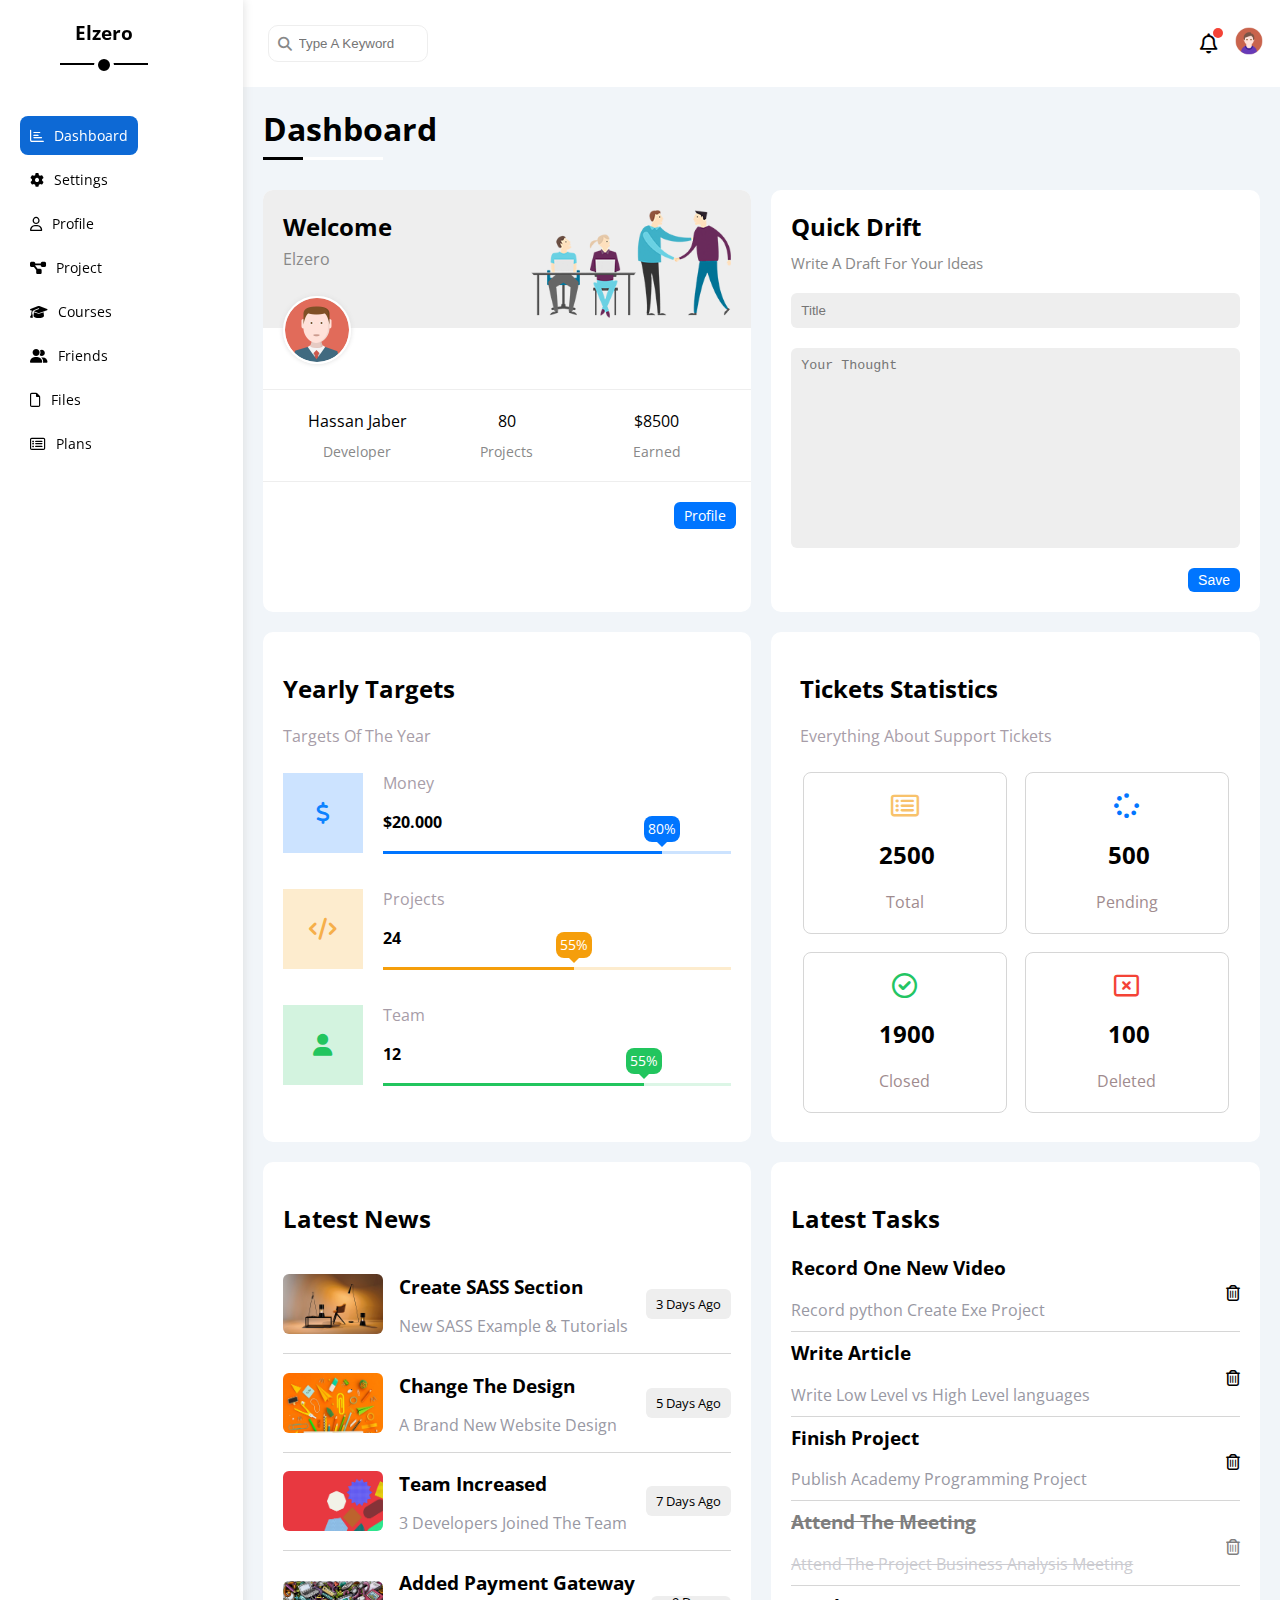
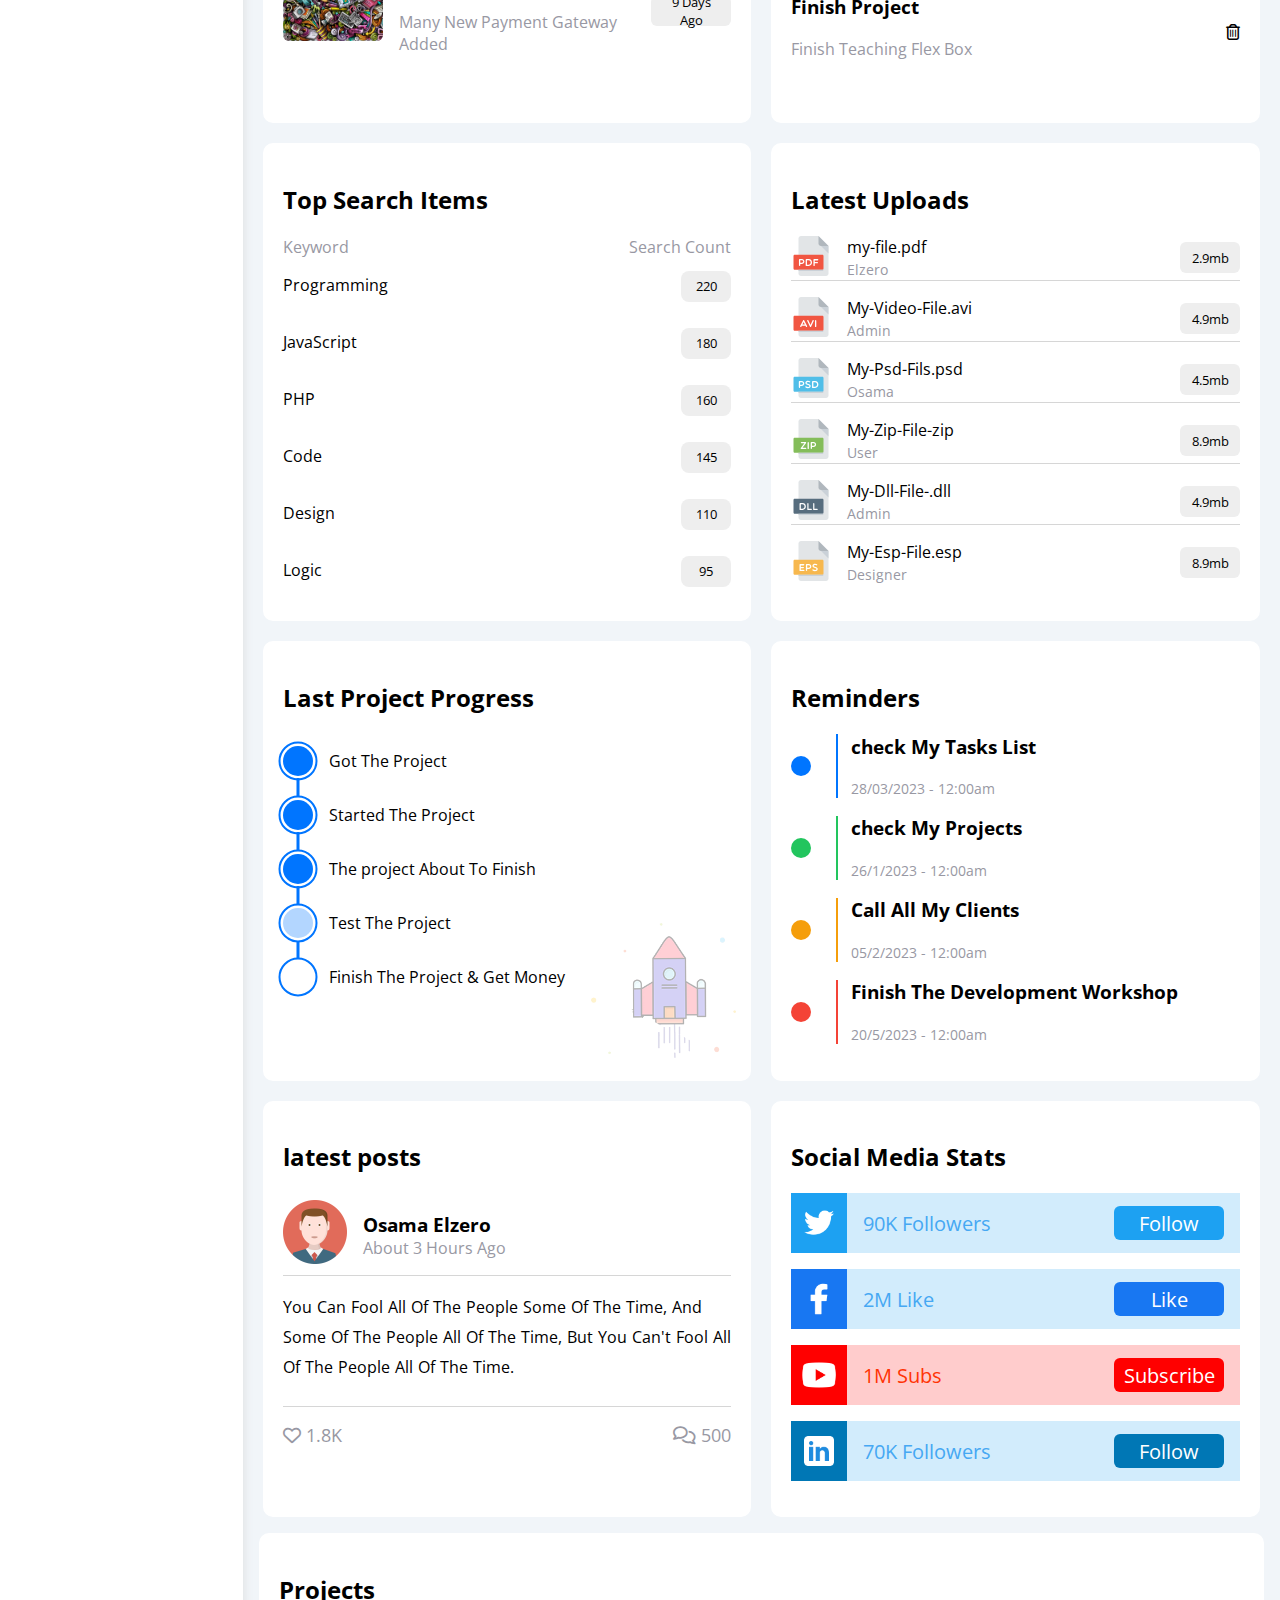
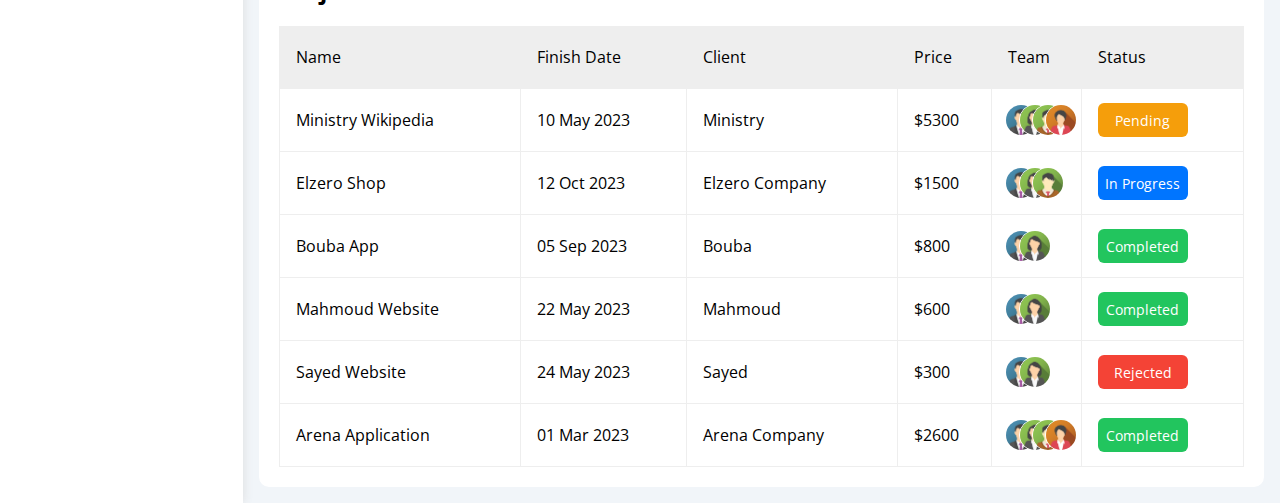
<file: index.html>
<!DOCTYPE html>
<html lang="en">
<head>
    <meta charset="UTF-8">
    <meta http-equiv="X-UA-Compatible" content="IE=edge">
    <meta name="viewport" content="width=device-width, initial-scale=1.0">
    <title>Dashboard</title>
    <link rel="stylesheet" href="css/main.css">
    <link rel="stylesheet" href="css/all.min.css">
    <link rel="preconnect" href="https://fonts.googleapis.com">
    <link rel="preconnect" href="https://fonts.gstatic.com" crossorigin>
    <link href="https://fonts.googleapis.com/css2?family=Mada:wght@200;300;400;500;600;700;900&family=Open+Sans:ital,wght@0,300;0,400;0,500;0,600;0,700;0,800;1,800&display=swap" rel="stylesheet">
</head>
<body>
    <div class="page">
        <div class="sidebar">
            <h3>Elzero</h3>
            <ul>
                <li class="active">
                    <a href="index.html">
                        <i class="fa-regular fa-chart-bar"></i>
                        <span>Dashboard</span>
                    </a>
                </li>
                <li>
                    <a  href="settings page/settings.html">
                        <i class="fa-solid fa-gear"></i>
                        <span>Settings</span>  
                    </a>
                </li>
                <li>
                    <a  href="Profile page/profile.html">
                        <i class="fa-regular fa-user"></i>
                        <span>Profile</span>  
                    </a>
                </li>
                <li>
                    <a  href="Project page/project.html">
                        <i class="fa-solid fa-diagram-project"></i>
                        <span>Project</span>  
                    </a>
                </li>
                <li>
                    <a  href="Courses page/courses.html">
                        <i class="fa-solid fa-graduation-cap"></i>
                        <span>Courses</span>  
                    </a>
                </li>
                <li>
                    <a  href="Friends page/friends.html">
                        <i class="fa-solid fa-user-group"></i>
                        <span>Friends</span>  
                    </a>
                </li>
                <li>
                    <a  href="Files/files.html">
                        <i class="fa-regular fa-file"></i>
                        <span>Files</span>  
                    </a>
                </li>
                <li>
                    <a href="Plans/plans.html">
                        <i class="fa-regular fa-rectangle-list"></i>
                        <span>Plans</span>  
                    </a>
                </li>
            </ul>
        </div>
        <div class="content">
            <!-- Start Head -->
            <div class="head">
                <div class="search">
                    <input class="search" type="search" placeholder="Type A Keyword">
                </div>
                <div class="icons">
                    <span class="notification">
                        <i class="fa-regular fa-bell fa-lg"></i>
                    </span>
                    <a href="Profile page/profile.html">
                        <img src="../images/icons8-circled-user-male-skin-type-7-48.png" alt="">
                    </a>
                </div>
            </div>
            <!-- End Head -->
            <h1 class="title">Dashboard</h1>
            <!-- Start Wrapper -->
            <div class="wrapper">
                <!-- Start welcome Widget -->
                <div class="welcome">
                    <div class="intro">
                        <div>
                            <h2 class="heading">Welcome</h2>
                            <p class="pra">Elzero</p>
                        </div>
                        <img src="images/welcome.png" class="hide-mobile">
                    </div>
                    <img src="images/avatar.png" alt="avatar" class="avatar">
                    <div class="body">
                        <div>Hassan Jaber <span>Developer</span></div>
                        <div>80<span> Projects</span></div>
                        <div>$8500<span>Earned</span></div>
                    </div>
                    <a href="profile.html" class="visit btn-shape">Profile</a>
                </div>     
                <!-- End welcome Widget -->   
                <!-- Start Quick Draft Widget -->
                <div class="quick-draft">
                    <h2>Quick Drift</h2>
                    <p class="">Write A Draft For Your Ideas</p>
                    <form action="">
                        <input class="" type="text" placeholder="Title">
                        <textarea class="" placeholder="Your Thought"></textarea>
                        <input class="save btn-shape" type="submit" value="Save">
                    </form>
                </div>
                <!-- End Quick Draft Widget -->
                <!-- Start Target -->
                <div class="target">
                    <h2>Yearly Targets</h2>
                    <p>Targets Of The Year</p>
                    <div class="target-one">
                        <div><i class="fa-solid fa-dollar-sign"></i></div>
                        <div>
                            <span>Money</span>
                            <span>$20.000</span>
                            <div class="target-progress-1">
                                <span>80%</span>
                            </div>
                        </div>
                    </div>
                    <div class="target-two">
                        <div><i class="fa-solid fa-code"></i></div>
                        <div>
                            <span>Projects</span>
                            <span>24</span>
                            <div class="target-progress-2">
                                <span>55%</span>
                            </div>
                        </div>
                    </div>
                    <div class="target-three">
                        <div><i class="fa-solid fa-user"></i></div>
                        <div>
                            <span>Team</span>
                            <span>12</span>
                            <div class="target-progress-3">
                                <span>55%</span>
                            </div>
                        </div>
                    </div>
                </div>
                <!-- End Target -->
                <!-- Start Tickets Statistics -->
                <div class="tickets-statistics">
                    <h2>Tickets Statistics</h2>
                    <p>Everything About Support Tickets</p>
                    <div class="statistics">
                        <div>
                            <i class="fa-regular fa-rectangle-list list"></i>
                            <h2>2500</h2>
                            <span>Total</span>
                        </div>
                        <div>
                            <i class="fa-solid fa-spinner spinner"></i>
                            <h2>500</h2>
                            <span>Pending</span>
                        </div>
                        <div>
                            <i class="fa-regular fa-circle-check check"></i>
                            <h2>1900</h2>
                            <span>Closed</span>
                        </div>
                        <div>
                            <i class="fa-regular fa-rectangle-xmark xmark"></i>
                            <h2>100</h2>
                            <span>Deleted</span>
                        </div>
                    </div>
                </div>
                <!-- End Tickets Statistics -->
                <!-- Start Last News -->
                <div class="last-news">
                    <h2>Latest News</h2>
                    <div class="news">
                        <div>
                            <img src="images/news-01.png">
                            <div class="news-description">
                                <div class="news-details">
                                    <h3>Create SASS Section</h3>
                                    <p>New SASS Example & Tutorials</p>
                                </div>
                                <div class="date"><p>3 Days Ago</p></div>
                            </div>
                        </div>
                        <div>
                            <img src="images/news-02.png">
                            <div class="news-description">
                                <div class="news-details">
                                    <h3>Change The Design</h3>
                                    <p>A Brand New Website Design</p>
                                </div>
                                <div class="date"><p>5 Days Ago</p></div>
                                </div>
                        </div>
                        <div>
                            <img src="images/news-03.png">
                            <div class="news-description">
                                <div class="news-details">
                                    <h3>Team Increased</h3>
                                    <p>3 Developers Joined The Team</p>
                                </div>
                                <div class="date"><p>7 Days Ago</p></div>
                            </div>
                        </div>
                        <div>
                            <img src="images/news-04.png">
                            <div class="news-description">
                                <div class="news-details">
                                    <h3>Added Payment Gateway</h3>
                                    <p>Many New Payment Gateway Added</p>
                                </div>
                                <div class="date"><p>9 Days Ago</p></div>
                            </div>
                        </div>
                    </div>
                </div>
                <!-- End Last News -->
                <!-- Start Latest Tasks-->
                <div class="Latest-tasks">
                    <h2>Latest Tasks</h2>
                    <div>
                        <div class="tasks-details">
                            <div>
                                <h3>Record One New Video</h3>
                                <p>Record python Create Exe Project</p>
                            </div>
                            <i class="fa-regular fa-trash-can delete"></i>
                        </div>
                        <div class="tasks-details">
                            <div>
                                <h3>Write Article</h3>
                                <p>Write Low Level vs High Level languages</p>
                            </div>
                            <i class="fa-regular fa-trash-can delete"></i>
                        </div>
                        <div class="tasks-details">
                            <div>
                                <h3>Finish Project</h3>
                                <p>Publish Academy Programming Project</p>
                            </div>
                            <i class="fa-regular fa-trash-can delete"></i>
                        </div>
                        <div class="tasks-details">
                            <div>
                                <h3 class="completed-task">Attend The Meeting</h3>
                                <p class="completed-task">Attend The Project Business Analysis Meeting</p>
                            </div>
                            <i class="fa-regular fa-trash-can delete completed-task"></i>
                        </div>
                        <div class="tasks-details">
                            <div>
                                <h3>Finish Project</h3>
                                <p>Finish Teaching Flex Box</p>
                            </div>
                            <i class="fa-regular fa-trash-can delete"></i>
                        </div>
                    </div>
                </div>
                <!-- End Latest Tasks-->
                <!-- Start Top Search Items -->
                <div class="top-search">
                    <h2>Top Search Items</h2>
                    <div><span>Keyword</span><span>Search Count</span></div>
                    <div class="search-items">
                        <div class="search-details">
                            <p>Programming</p>
                            <p class="count">220</p>
                        </div>
                        <div class="search-details">
                            <p>JavaScript</p>
                            <p class="count">180</p>
                        </div>
                        <div class="search-details">
                            <p>PHP</p>
                            <p class="count">160</p>
                        </div>
                        <div class="search-details">
                            <p>Code</p>
                            <p class="count">145</p>
                        </div>
                        <div class="search-details">
                            <p>Design</p>
                            <p class="count">110</p>
                        </div>
                        <div class="search-details">
                            <p>Logic</p>
                            <p class="count">95</p>
                        </div>
                    </div>
                </div>
                <!-- End Top Search Items -->
                <!-- Start Latest Uploads -->
                <div class="latest-uploads">
                    <h2>Latest Uploads</h2>
                    <div>
                        <div class="uploads">
                            <img src="images/pdf.svg">
                            <div class="uploads-details">
                                <div>
                                    <p>my-file.pdf</p>
                                    <span>Elzero</span>
                                </div>
                                <div>2.9mb</div>
                            </div>
                        </div>
                        <div class="uploads">
                            <img src="images/avi.svg">
                            <div class="uploads-details">
                                <div>
                                    <p>My-Video-File.avi</p>
                                    <span>Admin</span>
                                </div>
                                <div>4.9mb</div>
                            </div>
                        </div>
                        <div class="uploads">
                            <img src="images/psd.svg">
                            <div class="uploads-details">
                                <div>
                                    <p>My-Psd-Fils.psd</p>
                                    <span>Osama</span>
                                </div>
                                <div>4.5mb</div>
                            </div>
                        </div>
                        <div class="uploads">
                            <img src="images/zip.svg">
                            <div class="uploads-details">
                                <div>
                                    <p>My-Zip-File-zip</p>
                                    <span>User</span>
                                </div>
                                <div>8.9mb</div>
                            </div>
                        </div>
                        <div class="uploads">
                            <img src="images/dll.svg">
                            <div class="uploads-details">
                                <div>
                                    <p>My-Dll-File-.dll</p>
                                    <span>Admin</span>
                                </div>
                                <div>4.9mb</div>
                            </div>
                        </div>
                        <div class="uploads">
                            <img src="images/eps.svg">
                            <div class="uploads-details">
                                <div>
                                    <p>My-Esp-File.esp</p>
                                    <span>Designer</span>
                                </div>
                                <div>8.9mb</div>
                            </div>
                        </div>
                    </div>
                </div>
                <!-- End Latest Uploads -->
                <!-- Start Last Project Progress -->
                <div class="project-progress">
                    <h2>Last Project Progress</h2>
                    <div>
                        <div class="progress-details">
                            <div class="progress-1"></div>
                            <p>Got The Project</p>
                        </div>
                        <div class="progress-details">
                            <div class="progress-2"></div>
                            <p>Started The Project</p>
                        </div>
                        <div class="progress-details">
                            <div class="progress-3"></div>
                            <p>The project About To Finish</p>
                        </div>
                        <div class="progress-details">
                            <div class="progress-4">
                                <div></div>
                            </div>
                            <p>Test The Project</p>
                        </div>
                        <div class="progress-details">
                            <div class="progress-5"></div>
                            <p>Finish The Project & Get Money</p>
                        </div>
                    </div>
                </div>
                <!-- End Last Project Progress -->
                 <!-- Start Reminders -->
            <div class="reminders">
                <h2>Reminders</h2>
                <div>
                    <div class="reminder-1">
                        <div></div>
                        <div class="reminder-details">
                            <h3>check My Tasks List</h3>
                            <span>28/03/2023 - 12:00am</span>
                        </div>
                    </div>
                    <div class="reminder-2">
                        <div></div>
                        <div class="reminder-details">
                            <h3>check My Projects</h3>
                            <span>26/1/2023 - 12:00am</span>
                        </div>
                    </div>
                    <div class="reminder-3">
                        <div></div>
                        <div class="reminder-details">
                            <h3>Call All My Clients</h3>
                            <span>05/2/2023 - 12:00am</span>
                        </div>
                    </div>
                    <div class="reminder-4">
                        <div></div>
                        <div class="reminder-details">
                            <h3>Finish The Development Workshop</h3>
                            <span>20/5/2023 - 12:00am</span>
                        </div>
                    </div>
                </div>
            </div>
            <!-- End Reminders -->
            <!-- Start latest Post -->
            <div class="latest-posts">
                <h2>latest posts</h2>
                <div>
                    <div class="user">
                        <div>
                            <img src="images/avatar.png">
                        </div>
                        <div>
                            <h3>Osama Elzero</h3>
                            <p>About 3 Hours Ago</p>
                        </div>
                    </div>
                    <div class="post-content">
                        <p>you can fool all of the people some of the time, and some of the people all of the time, but you can't fool all of the people all of the time.</p>
                    </div>
                    <div class="comments">
                        <div>
                            <i class="fa-regular fa-heart"></i>
                            <span>1.8K</span>
                        </div>
                        <div>
                            <i class="fa-regular fa-comments"></i>
                            <span>500</span>
                        </div>
                    </div>
                </div>

            </div>
            <!-- End Last Post -->
            <!-- Start Social Media Stats -->
            <div class="social-media">
                <h2>Social Media Stats</h2>
                <div>
                    <div>
                        <div class="social-media-icons social-media-icon-twitter">
                            <img src="images/icons8-twitter-64.png">
                        </div>
                        <div class="followers twitter">
                            <p>90K Followers</p>
                            <p class="btn btn-twitter">Follow</p>
                        </div>
                    </div>
                    <div>
                        <div class="social-media-icons social-media-icon-facebook">
                            <img src="images/icons8-facebook-f-64.png">
                        </div>
                        <div class="followers facebook">
                            <p>2M Like</p>
                            <p class="btn btn-facebook">Like</p>
                        </div>
                    </div>
                    <div>
                    <div class="social-media-icons social-media-icon-youtube">
                        <img src="images/icons8-youtube-64.png">
                    </div>
                        <div class="followers-youtube">
                            <p>1M Subs</p>
                            <p class="btn btn-youtube">Subscribe</p>
                        </div>
                    </div>
                    <div>
                        <div class="social-media-icons social-media-icon-linkedin">
                            <img src="images/icons8-linkedin-64.png">
                        </div>
                        <div class="followers">
                            <p>70K Followers</p>
                            <p class="btn btn-linkedin">Follow</p>
                        </div>
                    </div>
                </div>
            </div>
            <!-- End Social Media Stats -->
            </div>
            <!-- End Wrapper -->
            <!-- Start Projects Table -->
            <div class="projects">
                <div>
                    <h2>Projects</h2>
                    <div class="resopnsive-table">
                        <table>
                            <thead>
                                <tr>
                                <td>Name</td>
                                <td>Finish Date</td>
                                <td>Client</td>
                                <td>Price</td>
                                <td>Team</td>
                                <td>Status</td>
                                </tr>
                            </thead>
                            <tbody>
                            <tr>
                                <td>Ministry Wikipedia</td>
                                <td>10 May 2023</td>
                                <td>Ministry</td>
                                <td>$5300</td>
                                <td class="team">
                                    <img src="images/team-01.png">
                                    <img src="images/team-02.png">
                                    <img src="images/team-03.png">
                                    <img src="images/team-04.png">
                                </td>
                                <td><div class="Stat pending">Pending</div></td>
                            </tr>
                            <tr>
                                <td>Elzero Shop</td>
                                <td>12 Oct 2023</td>
                                <td>Elzero Company</td>
                                <td>$1500</td>
                                <td class="team">
                                    <img src="images/team-01.png">
                                    <img src="images/team-02.png">
                                    <img src="images/team-03.png">
                                </td>
                                <td><div class="Stat in-progress">In Progress</div></td>
                            </tr>
                            <tr>
                                <td>Bouba App</td>
                                <td>05 Sep 2023</td>
                                <td>Bouba</td>
                                <td>$800</td>
                                <td class="team">
                                    <img src="images/team-01.png">
                                    <img src="images/team-02.png">
                                </td>
                                <td><div class="Stat completed">Completed</div></td>
                            </tr>
                            <tr>
                                <td>Mahmoud Website</td>
                                <td>22 May 2023</td>
                                <td>Mahmoud</td>
                                <td>$600</td>
                                <td class="team">
                                    <img src="images/team-01.png">
                                    <img src="images/team-02.png">
                                </td>
                                <td><div class="Stat completed">Completed</div></td>
                            </tr>
                            <tr>
                                <td>Sayed Website</td>
                                <td>24 May 2023</td>
                                <td>Sayed</td>
                                <td>$300</td>
                                <td class="team">
                                    <img src="images/team-01.png">
                                    <img src="images/team-02.png">
                                </td>
                                <td><div class="Stat rejected">Rejected</div></td>
                            </tr>
                            <tr>
                                <td>Arena Application</td>
                                <td>01 Mar 2023</td>
                                <td>Arena Company</td>
                                <td>$2600</td>
                                <td class="team">
                                    <img src="images/team-01.png">
                                    <img src="images/team-02.png">
                                    <img src="images/team-03.png">
                                    <img src="images/team-04.png">
                                </td>
                                <td><div class="Stat completed">Completed</div></td>
                            </tr>
                            </tbody>
                        </table>
                    </div>
                </div>
            </div>
            <!-- End Projects Table -->
        </div>
    </div>
    <script src="main.js"></script>
</body>
</html>
</file>
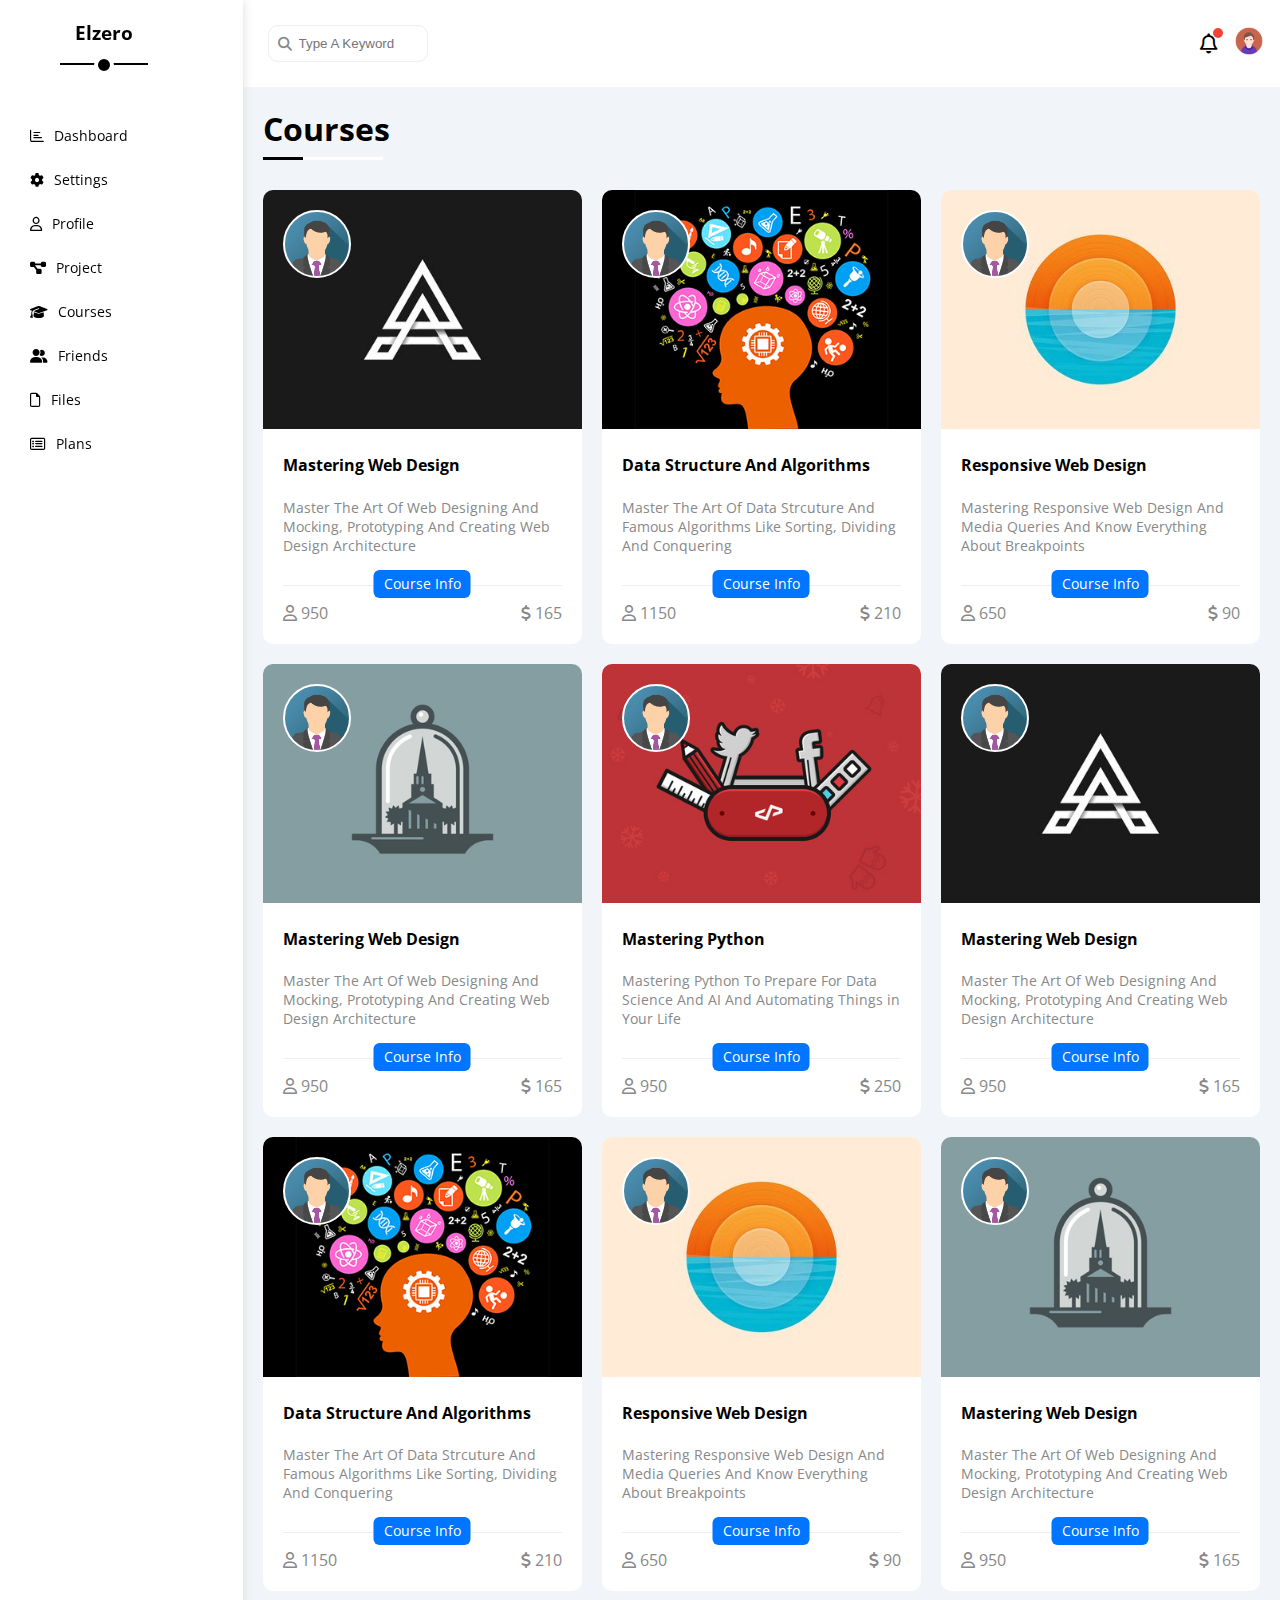
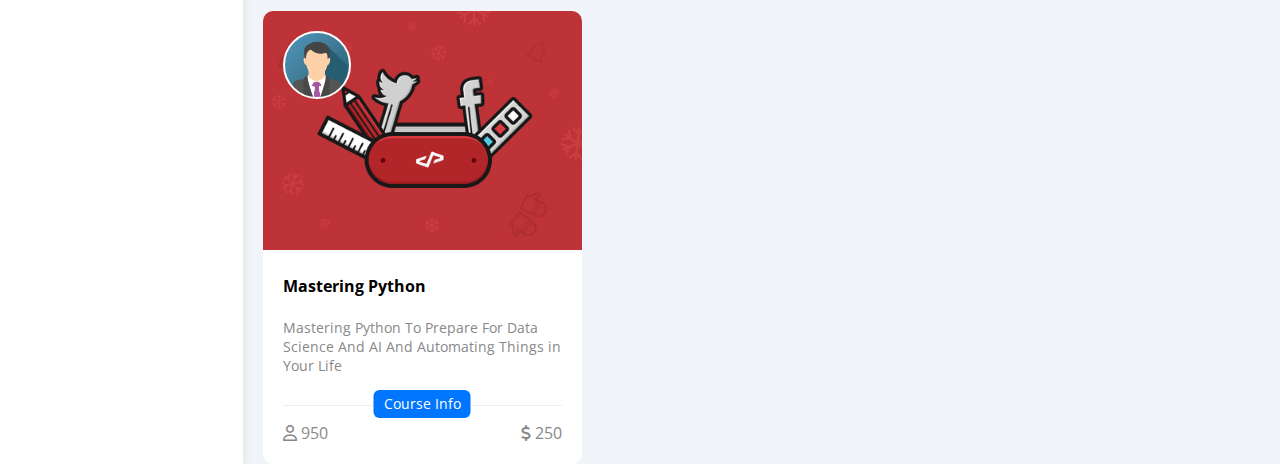
<file: Courses page/courses.html>
<!DOCTYPE html>
<html lang="en">

<head>
    <meta charset="UTF-8">
    <meta http-equiv="X-UA-Compatible" content="IE=edge">
    <meta name="viewport" content="width=device-width, initial-scale=1.0">
    <title>Courses</title>
    <link rel="stylesheet" href="courses.css">
    <link rel="stylesheet" href="../css/all.min.css">
    <link rel="preconnect" href="https://fonts.googleapis.com">
    <link rel="preconnect" href="https://fonts.gstatic.com" crossorigin>
    <link
        href="https://fonts.googleapis.com/css2?family=Mada:wght@200;300;400;500;600;700;900&family=Open+Sans:ital,wght@0,300;0,400;0,500;0,600;0,700;0,800;1,800&display=swap"
        rel="stylesheet">
</head>

<body>
    <div class="page">
        <div class="sidebar">
            <h3>Elzero</h3>
            <ul>
                <li>
                    <a href="../index.html">
                        <i class="fa-regular fa-chart-bar"></i>
                        <span>Dashboard</span>
                    </a>
                </li>
                <li>
                    <a href="settings.html">
                        <i class="fa-solid fa-gear"></i>
                        <span>Settings</span>
                    </a>
                </li>
                <li>
                    <a href="../Profile page/profile.html">
                        <i class="fa-regular fa-user"></i>
                        <span>Profile</span>
                    </a>
                </li>
                <li>
                    <a href="../Project page/project.html">
                        <i class="fa-solid fa-diagram-project"></i>
                        <span>Project</span>
                    </a>
                </li>
                <li>
                    <a href="../Courses page/courses.html">
                        <i class="fa-solid fa-graduation-cap"></i>
                        <span>Courses</span>
                    </a>
                </li>
                <li>
                    <a href="../Friends page/friends.html">
                        <i class="fa-solid fa-user-group"></i>
                        <span>Friends</span>
                    </a>
                </li>
                <li>
                    <a href="../Files/files.html">
                        <i class="fa-regular fa-file"></i>
                        <span>Files</span>
                    </a>
                </li>
                <li>
                    <a href="../Plans/plans.html">
                        <i class="fa-regular fa-rectangle-list"></i>
                        <span>Plans</span>
                    </a>
                </li>
            </ul>
        </div>
        <div class="content">
            <!-- Start Head -->
            <div class="head">
                <div class="search">
                    <input class="search" type="search" placeholder="Type A Keyword">
                </div>
                <div class="icons">
                    <span class="notification">
                        <i class="fa-regular fa-bell fa-lg"></i>
                    </span>
                    <a href="../Profile page/profile.html">
                        <img src="../images/icons8-circled-user-male-skin-type-7-48.png" alt="">
                    </a>
                </div>
            </div>
            <!-- End Head -->
            <h1 class="title">Courses</h1>
            <!-- Start courses-page -->
            <div class="courses-page">
                <!-- ======================================================================= -->
                <div class="courses">
                    <div>
                        <img src="../images/course-01.jpg" alt="">
                    </div>
                    <div class="courses-details">
                        <div>
                            <h4>Mastering Web Design</h4>
                            <p>Master The Art Of Web Designing And Mocking, Prototyping And Creating Web Design
                                Architecture</p>
                            <a href="#">Course Info</a>
                        </div>
                        <div>
                            <div>
                                <span class="c-grey">
                                    <i class="fa-regular fa-user"></i>
                                    950
                                </span>
                            </div>
                            <div>
                                <span class="c-grey">
                                    <i class="fa-solid fa-dollar-sign"></i>
                                    165
                                </span>
                            </div>
                        </div>
                    </div>
                </div>
                <!-- ======================================================================= -->
                <div class="courses">
                    <div>
                        <img src="../images/course-02.jpg" alt="">
                    </div>
                    <div class="courses-details">
                        <div>
                            <h4>Data Structure And Algorithms</h4>
                            <p>Master The Art Of Data Strcuture And Famous Algorithms Like Sorting, Dividing And
                                Conquering</p>
                            <a href="#">Course Info</a>
                        </div>
                        <div>
                            <div>
                                <span class="c-grey">
                                    <i class="fa-regular fa-user"></i>
                                    1150
                                </span>
                            </div>
                            <div>
                                <span class="c-grey">
                                    <i class="fa-solid fa-dollar-sign"></i>
                                    210
                                </span>
                            </div>
                        </div>
                    </div>
                </div>
                <!-- ======================================================================= -->
                <div class="courses">
                    <div>
                        <img src="../images/course-03.jpg" alt="">
                    </div>
                    <div class="courses-details">
                        <div>
                            <h4>Responsive Web Design</h4>
                            <p>Mastering Responsive Web Design And Media Queries And Know Everything About Breakpoints
                            </p>
                            <a href="#">Course Info</a>
                        </div>
                        <div>
                            <div>
                                <span class="c-grey">
                                    <i class="fa-regular fa-user"></i>
                                    650
                                </span>
                            </div>
                            <div>
                                <span class="c-grey">
                                    <i class="fa-solid fa-dollar-sign"></i>
                                    90
                                </span>
                            </div>
                        </div>
                    </div>
                </div>
                <!-- ======================================================================= -->
                <div class="courses">
                    <div>
                        <img src="../images/course-04.jpg" alt="">
                    </div>
                    <div class="courses-details">
                        <div>
                            <h4>Mastering Web Design</h4>
                            <p>Master The Art Of Web Designing And Mocking, Prototyping And Creating Web Design
                                Architecture</p>
                            <a href="#">Course Info</a>
                        </div>
                        <div>
                            <div>
                                <span class="c-grey">
                                    <i class="fa-regular fa-user"></i>
                                    950
                                </span>
                            </div>
                            <div>
                                <span class="c-grey">
                                    <i class="fa-solid fa-dollar-sign"></i>
                                    165
                                </span>
                            </div>
                        </div>
                    </div>
                </div>
                <!-- ======================================================================= -->
                <div class="courses">
                    <div>
                        <img src="../images/course-05.jpg" alt="">
                    </div>
                    <div class="courses-details">
                        <div>
                            <h4>Mastering Python</h4>
                            <p>Mastering Python To Prepare For Data Science And AI And Automating Things in Your Life
                            </p>
                            <a href="#">Course Info</a>
                        </div>
                        <div>
                            <div>
                                <span class="c-grey">
                                    <i class="fa-regular fa-user"></i>
                                    950
                                </span>
                            </div>
                            <div>
                                <span class="c-grey">
                                    <i class="fa-solid fa-dollar-sign"></i>
                                    250
                                </span>
                            </div>
                        </div>
                    </div>
                </div>
                <!-- ======================================================================= -->
                <!-- ======================================================================= -->
                <div class="courses">
                    <div>
                        <img src="../images/course-01.jpg" alt="">
                    </div>
                    <div class="courses-details">
                        <div>
                            <h4>Mastering Web Design</h4>
                            <p>Master The Art Of Web Designing And Mocking, Prototyping And Creating Web Design
                                Architecture</p>
                            <a href="#">Course Info</a>
                        </div>
                        <div>
                            <div>
                                <span class="c-grey">
                                    <i class="fa-regular fa-user"></i>
                                    950
                                </span>
                            </div>
                            <div>
                                <span class="c-grey">
                                    <i class="fa-solid fa-dollar-sign"></i>
                                    165
                                </span>
                            </div>
                        </div>
                    </div>
                </div>
                <!-- ======================================================================= -->
                <div class="courses">
                    <div>
                        <img src="../images/course-02.jpg" alt="">
                    </div>
                    <div class="courses-details">
                        <div>
                            <h4>Data Structure And Algorithms</h4>
                            <p>Master The Art Of Data Strcuture And Famous Algorithms Like Sorting, Dividing And
                                Conquering</p>
                            <a href="#">Course Info</a>
                        </div>
                        <div>
                            <div>
                                <span class="c-grey">
                                    <i class="fa-regular fa-user"></i>
                                    1150
                                </span>
                            </div>
                            <div>
                                <span class="c-grey">
                                    <i class="fa-solid fa-dollar-sign"></i>
                                    210
                                </span>
                            </div>
                        </div>
                    </div>
                </div>
                <!-- ======================================================================= -->
                <div class="courses">
                    <div>
                        <img src="../images/course-03.jpg" alt="">
                    </div>
                    <div class="courses-details">
                        <div>
                            <h4>Responsive Web Design</h4>
                            <p>Mastering Responsive Web Design And Media Queries And Know Everything About Breakpoints
                            </p>
                            <a href="#">Course Info</a>
                        </div>
                        <div>
                            <div>
                                <span class="c-grey">
                                    <i class="fa-regular fa-user"></i>
                                    650
                                </span>
                            </div>
                            <div>
                                <span class="c-grey">
                                    <i class="fa-solid fa-dollar-sign"></i>
                                    90
                                </span>
                            </div>
                        </div>
                    </div>
                </div>
                <!-- ======================================================================= -->
                <div class="courses">
                    <div>
                        <img src="../images/course-04.jpg" alt="">
                    </div>
                    <div class="courses-details">
                        <div>
                            <h4>Mastering Web Design</h4>
                            <p>Master The Art Of Web Designing And Mocking, Prototyping And Creating Web Design
                                Architecture</p>
                            <a href="#">Course Info</a>
                        </div>
                        <div>
                            <div>
                                <span class="c-grey">
                                    <i class="fa-regular fa-user"></i>
                                    950
                                </span>
                            </div>
                            <div>
                                <span class="c-grey">
                                    <i class="fa-solid fa-dollar-sign"></i>
                                    165
                                </span>
                            </div>
                        </div>
                    </div>
                </div>
                <!-- ======================================================================= -->
                <div class="courses">
                    <div>
                        <img src="../images/course-05.jpg" alt="">
                    </div>
                    <div class="courses-details">
                        <div>
                            <h4>Mastering Python</h4>
                            <p>Mastering Python To Prepare For Data Science And AI And Automating Things in Your Life
                            </p>
                            <a href="#">Course Info</a>
                        </div>
                        <div>
                            <div>
                                <span class="c-grey">
                                    <i class="fa-regular fa-user"></i>
                                    950
                                </span>
                            </div>
                            <div>
                                <span class="c-grey">
                                    <i class="fa-solid fa-dollar-sign"></i>
                                    250
                                </span>
                            </div>
                        </div>
                    </div>
                </div>
                <!-- ======================================================================= -->
            </div>
        </div>
    </div>
            <!-- End courses-page -->
            <script src="../main.js"></script>
</body>

</html>
</file>
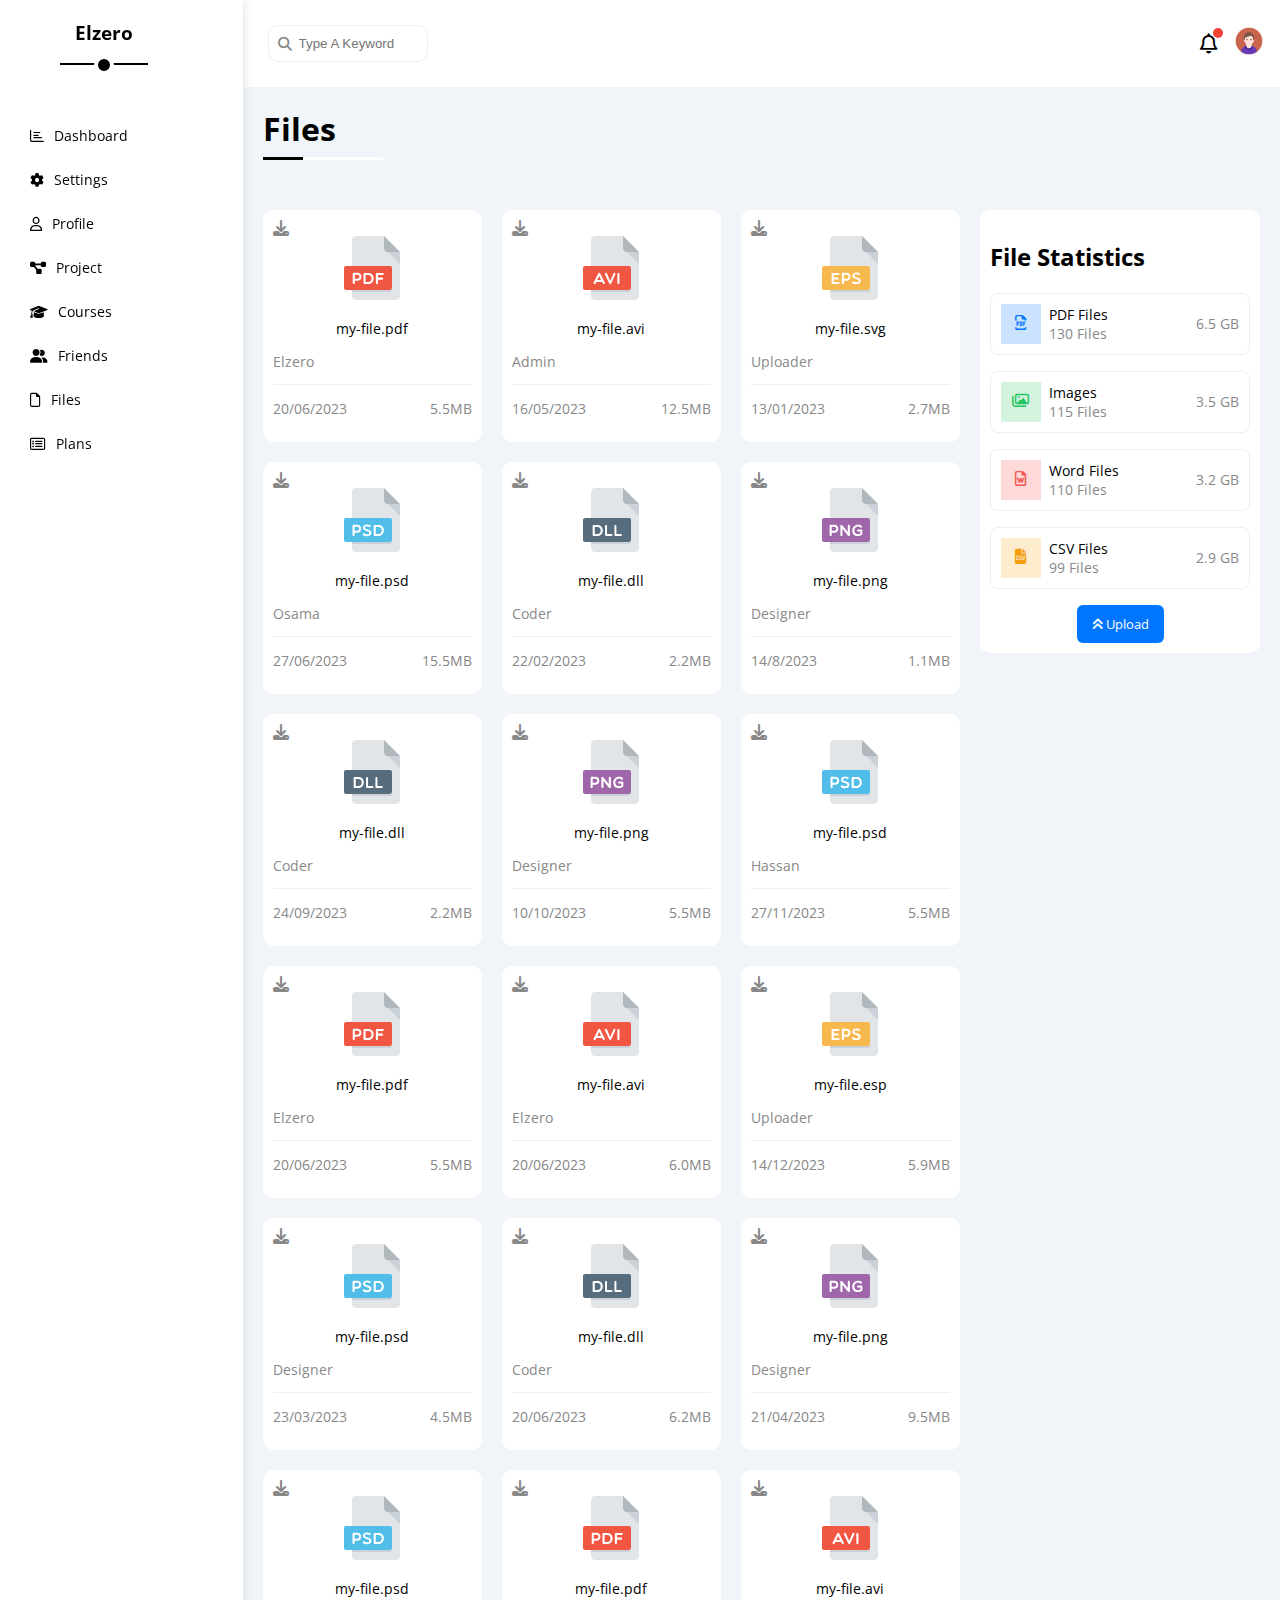
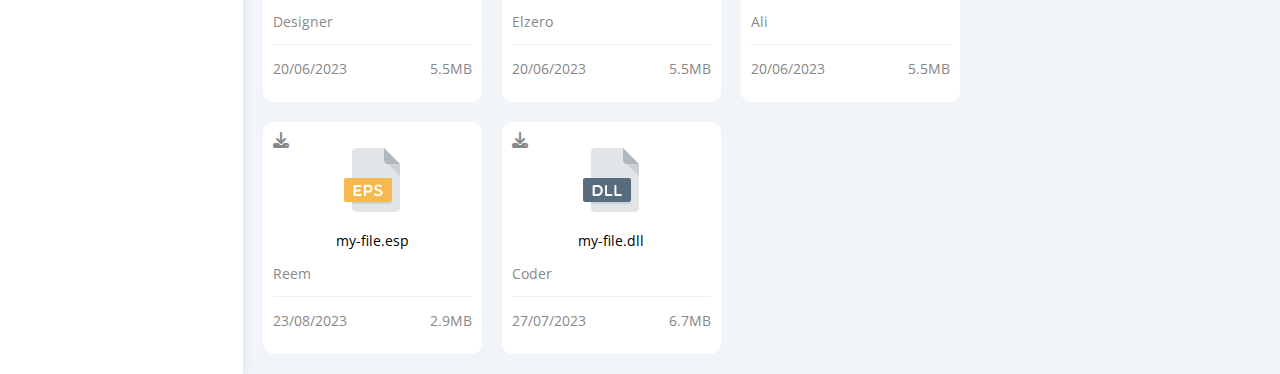
<file: Files/files.html>
<!DOCTYPE html>
<html lang="en">

<head>
    <meta charset="UTF-8">
    <meta http-equiv="X-UA-Compatible" content="IE=edge">
    <meta name="viewport" content="width=device-width, initial-scale=1.0">
    <title>Files</title>
    <link rel="stylesheet" href="files.css">
    <link rel="stylesheet" href="../css/all.min.css">
    <link rel="preconnect" href="https://fonts.googleapis.com">
    <link rel="preconnect" href="https://fonts.gstatic.com" crossorigin>
    <link
        href="https://fonts.googleapis.com/css2?family=Mada:wght@200;300;400;500;600;700;900&family=Open+Sans:ital,wght@0,300;0,400;0,500;0,600;0,700;0,800;1,800&display=swap"
        rel="stylesheet">
</head>

<body>
    <div class="page">
        <div class="sidebar">
            <h3>Elzero</h3>
            <ul>
                <li>
                    <a href="../index.html">
                        <i class="fa-regular fa-chart-bar"></i>
                        <span>Dashboard</span>
                    </a>
                </li>
                <li>
                    <a href="settings.html">
                        <i class="fa-solid fa-gear"></i>
                        <span>Settings</span>
                    </a>
                </li>
                <li>
                    <a href="../Profile page/profile.html">
                        <i class="fa-regular fa-user"></i>
                        <span>Profile</span>
                    </a>
                </li>
                <li>
                    <a href="../Project page/project.html">
                        <i class="fa-solid fa-diagram-project"></i>
                        <span>Project</span>
                    </a>
                </li>
                <li>
                    <a href="../Courses page/courses.html">
                        <i class="fa-solid fa-graduation-cap"></i>
                        <span>Courses</span>
                    </a>
                </li>
                <li>
                    <a href="../Friends page/friends.html">
                        <i class="fa-solid fa-user-group"></i>
                        <span>Friends</span>
                    </a>
                </li>
                <li>
                    <a href="../Files/files.html">
                        <i class="fa-regular fa-file"></i>
                        <span>Files</span>
                    </a>
                </li>
                <li>
                    <a href="../Plans/plans.html">
                        <i class="fa-regular fa-rectangle-list"></i>
                        <span>Plans</span>
                    </a>
                </li>
            </ul>
        </div>
        <div class="content">
            <!-- Start Head -->
            <div class="head">
                <div class="search">
                    <input class="search" type="search" placeholder="Type A Keyword">
                </div>
                <div class="icons">
                    <span class="notification">
                        <i class="fa-regular fa-bell fa-lg"></i>
                    </span>
                    <a href="../Profile page/profile.html">
                        <img src="../images/icons8-circled-user-male-skin-type-7-48.png" alt="">
                    </a>
                </div>
            </div>
            <!-- End Head -->
            <h1 class="title">Files</h1>
            <!-- Start Files Page -->
            <div class="files-page">
                <div class="files-items">
                    <!-- ======================================== -->
                    <div class="file">
                        <i class="fa-solid fa-download"></i>
                        <img src="../images/pdf.svg">
                        <p>my-file.pdf</p>
                        <span>Elzero</span>
                        <div class="date">
                            <p>20/06/2023</p>
                            <p>5.5MB</p>
                        </div>
                    </div>
                    <!-- ======================================== -->
                    <div class="file">
                        <i class="fa-solid fa-download"></i>
                        <img src="../images/avi.svg">
                        <p>my-file.avi</p>
                        <span>Admin</span>
                        <div class="date">
                            <p>16/05/2023</p>
                            <p>12.5MB</p>
                        </div>
                    </div>
                    <!-- ======================================== -->
                    <div class="file">
                        <i class="fa-solid fa-download"></i>
                        <img src="../images/eps.svg">
                        <p>my-file.svg</p>
                        <span>Uploader</span>
                        <div class="date">
                            <p>13/01/2023</p>
                            <p>2.7MB</p>
                        </div>
                    </div>
                    <!-- ======================================== -->
                    <div class="file">
                        <i class="fa-solid fa-download"></i>
                        <img src="../images/psd.svg">
                        <p>my-file.psd</p>
                        <span>Osama</span>
                        <div class="date">
                            <p>27/06/2023</p>
                            <p>15.5MB</p>
                        </div>
                    </div>
                    <!-- ======================================== -->
                    <div class="file">
                        <i class="fa-solid fa-download"></i>
                        <img src="../images/dll.svg">
                        <p>my-file.dll</p>
                        <span>Coder</span>
                        <div class="date">
                            <p>22/02/2023</p>
                            <p>2.2MB</p>
                        </div>
                    </div>
                    <!-- ======================================== -->
                    <div class="file">
                        <i class="fa-solid fa-download"></i>
                        <img src="../images/png.svg">
                        <p>my-file.png</p>
                        <span>Designer</span>
                        <div class="date">
                            <p>14/8/2023</p>
                            <p>1.1MB</p>
                        </div>
                    </div>
                    <!-- ======================================== -->
                    <div class="file">
                        <i class="fa-solid fa-download"></i>
                        <img src="../images/dll.svg">
                        <p>my-file.dll</p>
                        <span>Coder</span>
                        <div class="date">
                            <p>24/09/2023</p>
                            <p>2.2MB</p>
                        </div>
                    </div>
                    <!-- ======================================== -->
                    <div class="file">
                        <i class="fa-solid fa-download"></i>
                        <img src="../images/png.svg">
                        <p>my-file.png</p>
                        <span>Designer</span>
                        <div class="date">
                            <p>10/10/2023</p>
                            <p>5.5MB</p>
                        </div>
                    </div>
                    <!-- ======================================== -->
                    <div class="file">
                        <i class="fa-solid fa-download"></i>
                        <img src="../images/psd.svg">
                        <p>my-file.psd</p>
                        <span>Hassan</span>
                        <div class="date">
                            <p>27/11/2023</p>
                            <p>5.5MB</p>
                        </div>
                    </div>
                    <!-- ======================================== -->
                    <div class="file">
                        <i class="fa-solid fa-download"></i>
                        <img src="../images/pdf.svg">
                        <p>my-file.pdf</p>
                        <span>Elzero</span>
                        <div class="date">
                            <p>20/06/2023</p>
                            <p>5.5MB</p>
                        </div>
                    </div>
                    <!-- ======================================== -->
                    <div class="file">
                        <i class="fa-solid fa-download"></i>
                        <img src="../images/avi.svg">
                        <p>my-file.avi</p>
                        <span>Elzero</span>
                        <div class="date">
                            <p>20/06/2023</p>
                            <p>6.0MB</p>
                        </div>
                    </div>
                    <!-- ======================================== -->
                    <div class="file">
                        <i class="fa-solid fa-download"></i>
                        <img src="../images/eps.svg">
                        <p>my-file.esp</p>
                        <span>Uploader</span>
                        <div class="date">
                            <p>14/12/2023</p>
                            <p>5.9MB</p>
                        </div>
                    </div>
                    <!-- ======================================== -->
                    <div class="file">
                        <i class="fa-solid fa-download"></i>
                        <img src="../images/psd.svg">
                        <p>my-file.psd</p>
                        <span>Designer</span>
                        <div class="date">
                            <p>23/03/2023</p>
                            <p>4.5MB</p>
                        </div>
                    </div>
                    <!-- ======================================== -->
                    <div class="file">
                        <i class="fa-solid fa-download"></i>
                        <img src="../images/dll.svg">
                        <p>my-file.dll</p>
                        <span>Coder</span>
                        <div class="date">
                            <p>20/06/2023</p>
                            <p>6.2MB</p>
                        </div>
                    </div>
                    <!-- ======================================== -->
                    <div class="file">
                        <i class="fa-solid fa-download"></i>
                        <img src="../images/png.svg">
                        <p>my-file.png</p>
                        <span>Designer</span>
                        <div class="date">
                            <p>21/04/2023</p>
                            <p>9.5MB</p>
                        </div>
                    </div>
                    <!-- ======================================== -->
                    <div class="file">
                        <i class="fa-solid fa-download"></i>
                        <img src="../images/psd.svg">
                        <p>my-file.psd</p>
                        <span>Designer</span>
                        <div class="date">
                            <p>20/06/2023</p>
                            <p>5.5MB</p>
                        </div>
                    </div>
                    <!-- ======================================== -->
                    <div class="file">
                        <i class="fa-solid fa-download"></i>
                        <img src="../images/pdf.svg">
                        <p>my-file.pdf</p>
                        <span>Elzero</span>
                        <div class="date">
                            <p>20/06/2023</p>
                            <p>5.5MB</p>
                        </div>
                    </div>
                    <!-- ======================================== -->
                    <div class="file">
                        <i class="fa-solid fa-download"></i>
                        <img src="../images/avi.svg">
                        <p>my-file.avi</p>
                        <span>Ali</span>
                        <div class="date">
                            <p>20/06/2023</p>
                            <p>5.5MB</p>
                        </div>
                    </div>
                    <!-- ======================================== -->
                    <div class="file">
                        <i class="fa-solid fa-download"></i>
                        <img src="../images/eps.svg">
                        <p>my-file.esp</p>
                        <span>Reem</span>
                        <div class="date">
                            <p>23/08/2023</p>
                            <p>2.9MB</p>
                        </div>
                    </div>
                    <!-- ======================================== -->
                    <div class="file">
                        <i class="fa-solid fa-download"></i>
                        <img src="../images/dll.svg">
                        <p>my-file.dll</p>
                        <span>Coder</span>
                        <div class="date">
                            <p>27/07/2023</p>
                            <p>6.7MB</p>
                        </div>
                    </div>
                    <!-- ======================================== -->
                </div>
                <div class="file-statistics">
                    <h2>File Statistics</h2>
                    <div class="pdf-files">
                        <i class="fa-regular fa-file-pdf fa-lg"></i>
                        <div>
                            <div>
                                <span class="d-block">PDF Files</span>
                                <span class="d-block c-grey">130 Files</span>
                            </div>
                            <span class="c-grey">6.5 GB</span>
                        </div>
                    </div>
                    <div class="images-files">
                        <i class="fa-regular fa-images fa-lg"></i>
                        <div>
                            <div>
                                <span class="d-block">Images</span>
                                <span class="d-block c-grey">115 Files</span>
                            </div>
                            <span class="c-grey">3.5 GB</span>
                        </div>
                    </div>
                    <div class="word-files">
                        <i class="fa-regular fa-file-word fa-lg"></i>
                        <div>
                            <div>
                                <span class="d-block">Word Files</span>
                                <span class="d-block c-grey">110 Files</span>
                            </div>
                            <span class="c-grey">3.2 GB</span>
                        </div>
                    </div>
                    <div class="cvs-files">
                        <i class="fa-solid fa-file-csv fa-lg"></i>
                        <div>
                            <div>
                                <span class="d-block">CSV Files</span>
                                <span class="d-block c-grey">99 Files</span>
                            </div>
                            <span class="c-grey">2.9 GB</span>
                        </div>
                    </div>
                    <a class="upload" href="#"><i class="fa-solid fa-angles-up mr-10"></i> Upload</a>
                </div>
            </div>
            <!-- End Files Page -->
        </div>
    </div>
    <script src="../main.js"></script>
</body>

</html>
</file>
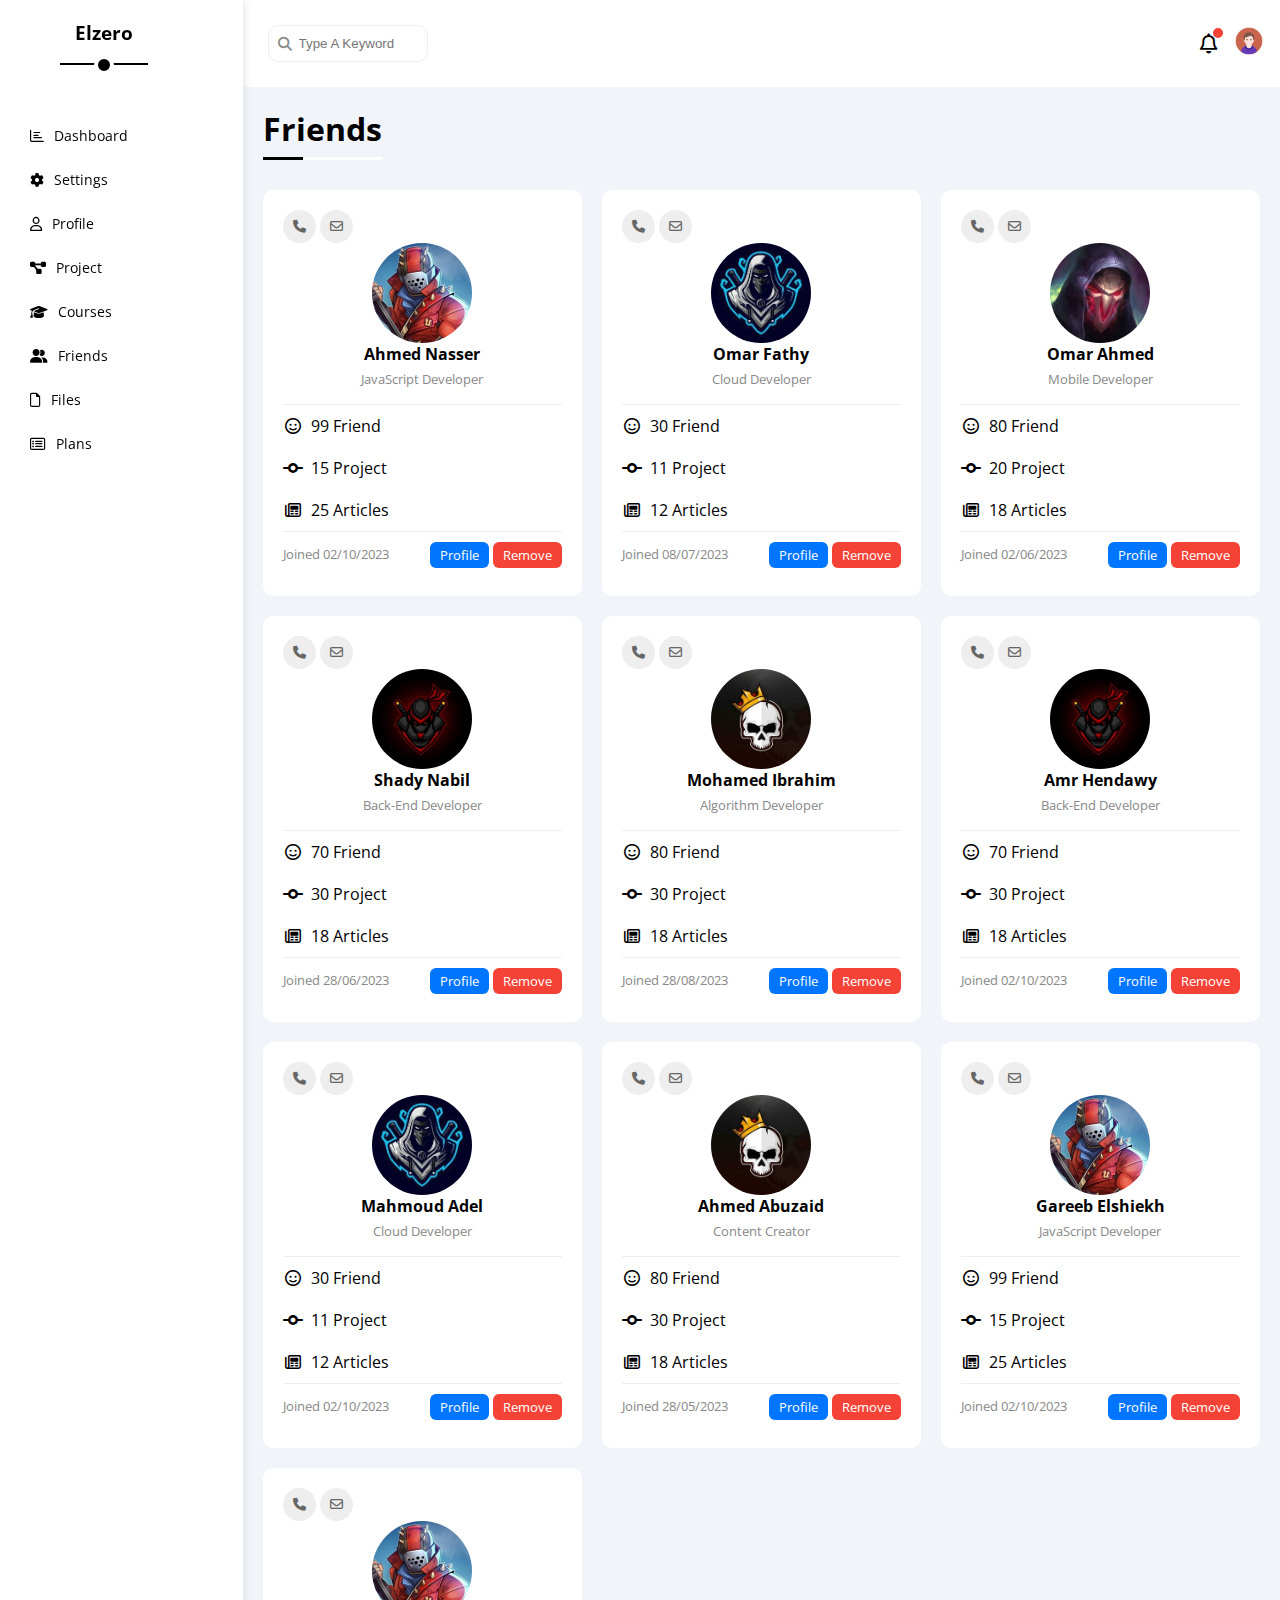
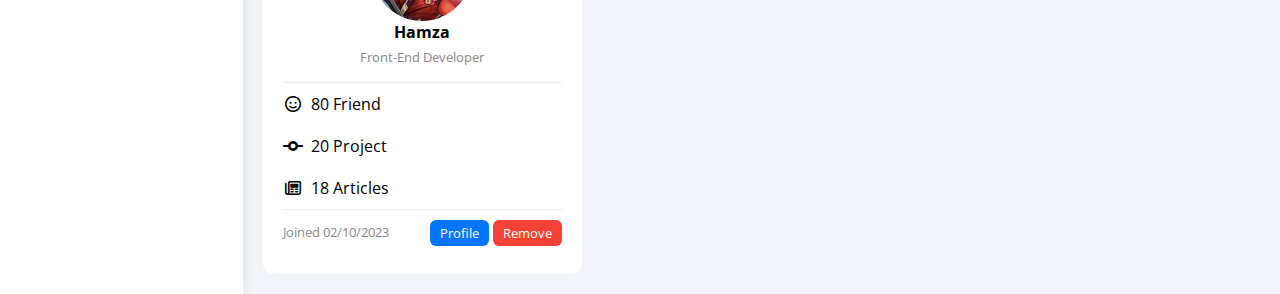
<file: Friends page/friends.html>
<!DOCTYPE html>
<html lang="en">

<head>
    <meta charset="UTF-8">
    <meta http-equiv="X-UA-Compatible" content="IE=edge">
    <meta name="viewport" content="width=device-width, initial-scale=1.0">
    <title>Friends</title>
    <link rel="stylesheet" href="friends.css">
    <link rel="stylesheet" href="../css/all.min.css">
    <link rel="preconnect" href="https://fonts.googleapis.com">
    <link rel="preconnect" href="https://fonts.gstatic.com" crossorigin>
    <link
        href="https://fonts.googleapis.com/css2?family=Mada:wght@200;300;400;500;600;700;900&family=Open+Sans:ital,wght@0,300;0,400;0,500;0,600;0,700;0,800;1,800&display=swap"
        rel="stylesheet">
</head>

<body>
    <div class="page">
        <div class="sidebar">
            <h3>Elzero</h3>
            <ul>
                <li>
                    <a href="../index.html">
                        <i class="fa-regular fa-chart-bar"></i>
                        <span>Dashboard</span>
                    </a>
                </li>
                <li>
                    <a href="settings.html">
                        <i class="fa-solid fa-gear"></i>
                        <span>Settings</span>
                    </a>
                </li>
                <li>
                    <a href="../Profile page/profile.html">
                        <i class="fa-regular fa-user"></i>
                        <span>Profile</span>
                    </a>
                </li>
                <li>
                    <a href="../Project page/project.html">
                        <i class="fa-solid fa-diagram-project"></i>
                        <span>Project</span>
                    </a>
                </li>
                <li>
                    <a href="../Courses page/courses.html">
                        <i class="fa-solid fa-graduation-cap"></i>
                        <span>Courses</span>
                    </a>
                </li>
                <li>
                    <a href="../Friends page/friends.html">
                        <i class="fa-solid fa-user-group"></i>
                        <span>Friends</span>
                    </a>
                </li>
                <li>
                    <a href="../Files/files.html">
                        <i class="fa-regular fa-file"></i>
                        <span>Files</span>
                    </a>
                </li>
                <li>
                    <a href="../Plans/plans.html">
                        <i class="fa-regular fa-rectangle-list"></i>
                        <span>Plans</span>
                    </a>
                </li>
            </ul>
        </div>
        <div class="content">
            <!-- Start Head -->
            <div class="head">
                <div class="search">
                    <input class="search" type="search" placeholder="Type A Keyword">
                </div>
                <div class="icons">
                    <span class="notification">
                        <i class="fa-regular fa-bell fa-lg"></i>
                    </span>
                    <a href="../Profile page/profile.html">
                        <img src="../images/icons8-circled-user-male-skin-type-7-48.png" alt="">
                    </a>
                </div>
            </div>
            <!-- End Head -->
            <h1 class="title">Friends</h1>
            <!-- Start friends page -->
            <div class="friends-page">
                <!--================================================================  -->
                <div class="friend">
                    <div class="contact">
                        <i class="fa-solid fa-phone"></i>
                        <i class="fa-regular fa-envelope"></i>
                    </div>
                    <div class="avatar">
                        <img src="../images/friend-01.jpg">
                        <h4>Ahmed Nasser</h4>
                        <p>JavaScript Developer</p>
                    </div>
                    <div class="friend-icons">
                        <div><i class="fa-regular fa-face-smile fa-fw"></i>
                            <p>99 Friend</p>
                        </div>
                        <div><i class="fa-solid fa-code-commit fa-fw"></i>
                            <p>15 Project</p>
                        </div>
                        <div><i class="fa-regular fa-newspaper fa-fw"></i>
                            <p>25 Articles</p>
                        </div>
                    </div>
                    <div class="info">
                        <p>Joined 02/10/2023</p>
                        <div>
                            <a class="profile" href="../Profile page/profile.html">Profile</a>
                            <a class="remove" href="#">Remove</a>
                        </div>
                    </div>
                </div>
                <!--================================================================  -->
                <div class="friend">
                    <div class="contact">
                        <i class="fa-solid fa-phone"></i>
                        <i class="fa-regular fa-envelope"></i>
                    </div>
                    <div class="avatar">
                        <img src="../images/friend-02.jpg">
                        <h4>Omar Fathy</h4>
                        <p>Cloud Developer</p>
                    </div>
                    <div class="friend-icons">
                        <div><i class="fa-regular fa-face-smile fa-fw"></i>
                            <p>30 Friend</p>
                        </div>
                        <div><i class="fa-solid fa-code-commit fa-fw"></i>
                            <p>11 Project</p>
                        </div>
                        <div><i class="fa-regular fa-newspaper fa-fw"></i>
                            <p>12 Articles</p>
                        </div>
                    </div>
                    <div class="info">
                        <p>Joined 08/07/2023</p>
                        <div>
                            <a class="profile" href="../Profile page/profile.html">Profile</a>
                            <a class="remove" href="#">Remove</a>
                        </div>
                    </div>
                </div>
                <!--================================================================  -->
                <div class="friend">
                    <div class="contact">
                        <i class="fa-solid fa-phone"></i>
                        <i class="fa-regular fa-envelope"></i>
                    </div>
                    <div class="avatar">
                        <img src="../images/friend-03.jpg">
                        <h4>Omar Ahmed</h4>
                        <p>Mobile Developer</p>
                    </div>
                    <div class="friend-icons">
                        <div><i class="fa-regular fa-face-smile fa-fw"></i>
                            <p>80 Friend</p>
                        </div>
                        <div><i class="fa-solid fa-code-commit fa-fw"></i>
                            <p>20 Project</p>
                        </div>
                        <div><i class="fa-regular fa-newspaper fa-fw"></i>
                            <p>18 Articles</p>
                        </div>
                    </div>
                    <div class="info">
                        <p>Joined 02/06/2023</p>
                        <div>
                            <a class="profile" href="../Profile page/profile.html">Profile</a>
                            <a class="remove" href="#">Remove</a>
                        </div>
                    </div>
                </div>
                <!--================================================================  -->
                <div class="friend">
                    <div class="contact">
                        <i class="fa-solid fa-phone"></i>
                        <i class="fa-regular fa-envelope"></i>
                    </div>
                    <div class="avatar">
                        <img src="../images/friend-04.jpg">
                        <h4>Shady Nabil</h4>
                        <p>Back-End Developer</p>
                    </div>
                    <div class="friend-icons">
                        <div><i class="fa-regular fa-face-smile fa-fw"></i>
                            <p>70 Friend</p>
                        </div>
                        <div><i class="fa-solid fa-code-commit fa-fw"></i>
                            <p>30 Project</p>
                        </div>
                        <div><i class="fa-regular fa-newspaper fa-fw"></i>
                            <p>18 Articles</p>
                        </div>
                    </div>
                    <div class="info">
                        <p>Joined 28/06/2023</p>
                        <div>
                            <a class="profile" href="../Profile page/profile.html">Profile</a>
                            <a class="remove" href="#">Remove</a>
                        </div>
                    </div>
                </div>
                <!--================================================================  -->
                <div class="friend">
                    <div class="contact">
                        <i class="fa-solid fa-phone"></i>
                        <i class="fa-regular fa-envelope"></i>
                    </div>
                    <div class="avatar">
                        <img src="../images/friend-05.jpg">
                        <h4>Mohamed Ibrahim</h4>
                        <p>Algorithm Developer</p>
                    </div>
                    <div class="friend-icons">
                        <div><i class="fa-regular fa-face-smile fa-fw"></i>
                            <p>80 Friend</p>
                        </div>
                        <div><i class="fa-solid fa-code-commit fa-fw"></i>
                            <p>30 Project</p>
                        </div>
                        <div><i class="fa-regular fa-newspaper fa-fw"></i>
                            <p>18 Articles</p>
                        </div>
                    </div>
                    <div class="info">
                        <p>Joined 28/08/2023</p>
                        <div>
                            <a class="profile" href="../Profile page/profile.html">Profile</a>
                            <a class="remove" href="#">Remove</a>
                        </div>
                    </div>
                </div>
                <!--================================================================  -->
                <div class="friend">
                    <div class="contact">
                        <i class="fa-solid fa-phone"></i>
                        <i class="fa-regular fa-envelope"></i>
                    </div>
                    <div class="avatar">
                        <img src="../images/friend-04.jpg">
                        <h4>Amr Hendawy</h4>
                        <p>Back-End Developer</p>
                    </div>
                    <div class="friend-icons">
                        <div><i class="fa-regular fa-face-smile fa-fw"></i>
                            <p>70 Friend</p>
                        </div>
                        <div><i class="fa-solid fa-code-commit fa-fw"></i>
                            <p>30 Project</p>
                        </div>
                        <div><i class="fa-regular fa-newspaper fa-fw"></i>
                            <p>18 Articles</p>
                        </div>
                    </div>
                    <div class="info">
                        <p>Joined 02/10/2023</p>
                        <div>
                            <a class="profile" href="../Profile page/profile.html">Profile</a>
                            <a class="remove" href="#">Remove</a>
                        </div>
                    </div>
                </div>
                <!--================================================================  -->
                <div class="friend">
                    <div class="contact">
                        <i class="fa-solid fa-phone"></i>
                        <i class="fa-regular fa-envelope"></i>
                    </div>
                    <div class="avatar">
                        <img src="../images/friend-02.jpg">
                        <h4>Mahmoud Adel</h4>
                        <p>Cloud Developer</p>
                    </div>
                    <div class="friend-icons">
                        <div><i class="fa-regular fa-face-smile fa-fw"></i>
                            <p>30 Friend</p>
                        </div>
                        <div><i class="fa-solid fa-code-commit fa-fw"></i>
                            <p>11 Project</p>
                        </div>
                        <div><i class="fa-regular fa-newspaper fa-fw"></i>
                            <p>12 Articles</p>
                        </div>
                    </div>
                    <div class="info">
                        <p>Joined 02/10/2023</p>
                        <div>
                            <a class="profile" href="../Profile page/profile.html">Profile</a>
                            <a class="remove" href="#">Remove</a>
                        </div>
                    </div>
                </div>
                <!--================================================================  -->
                <div class="friend">
                    <div class="contact">
                        <i class="fa-solid fa-phone"></i>
                        <i class="fa-regular fa-envelope"></i>
                    </div>
                    <div class="avatar">
                        <img src="../images/friend-05.jpg">
                        <h4>Ahmed Abuzaid</h4>
                        <p>Content Creator</p>
                    </div>
                    <div class="friend-icons">
                        <div><i class="fa-regular fa-face-smile fa-fw"></i>
                            <p>80 Friend</p>
                        </div>
                        <div><i class="fa-solid fa-code-commit fa-fw"></i>
                            <p>30 Project</p>
                        </div>
                        <div><i class="fa-regular fa-newspaper fa-fw"></i>
                            <p>18 Articles</p>
                        </div>
                    </div>
                    <div class="info">
                        <p>Joined 28/05/2023</p>
                        <div>
                            <a class="profile" href="../Profile page/profile.html">Profile</a>
                            <a class="remove" href="#">Remove</a>
                        </div>
                    </div>
                </div>
                <!--================================================================  -->
                <div class="friend">
                    <div class="contact">
                        <i class="fa-solid fa-phone"></i>
                        <i class="fa-regular fa-envelope"></i>
                    </div>
                    <div class="avatar">
                        <img src="../images/friend-01.jpg">
                        <h4>Gareeb Elshiekh</h4>
                        <p>JavaScript Developer</p>
                    </div>
                    <div class="friend-icons">
                        <div><i class="fa-regular fa-face-smile fa-fw"></i>
                            <p>99 Friend</p>
                        </div>
                        <div><i class="fa-solid fa-code-commit fa-fw"></i>
                            <p>15 Project</p>
                        </div>
                        <div><i class="fa-regular fa-newspaper fa-fw"></i>
                            <p>25 Articles</p>
                        </div>
                    </div>
                    <div class="info">
                        <p>Joined 02/10/2023</p>
                        <div>
                            <a class="profile" href="../Profile page/profile.html">Profile</a>
                            <a class="remove" href="#">Remove</a>
                        </div>
                    </div>
                </div>
                <!--================================================================  -->
                <div class="friend">
                    <div class="contact">
                        <i class="fa-solid fa-phone"></i>
                        <i class="fa-regular fa-envelope"></i>
                    </div>
                    <div class="avatar">
                        <img src="../images/friend-01.jpg">
                        <h4>Hamza</h4>
                        <p>Front-End Developer</p>
                    </div>
                    <div class="friend-icons">
                        <div><i class="fa-regular fa-face-smile fa-fw"></i>
                            <p>80 Friend</p>
                        </div>
                        <div><i class="fa-solid fa-code-commit fa-fw"></i>
                            <p>20 Project</p>
                        </div>
                        <div><i class="fa-regular fa-newspaper fa-fw"></i>
                            <p>18 Articles</p>
                        </div>
                    </div>
                    <div class="info">
                        <p>Joined 02/10/2023</p>
                        <div>
                            <a class="profile" href="../Profile page/profile.html">Profile</a>
                            <a class="remove" href="#">Remove</a>
                        </div>
                    </div>
                </div>
                <!--================================================================  -->
                <!-- End friends page -->
            </div>
        </div>
        <script src="../main.js"></script>
</body>

</html>
</file>
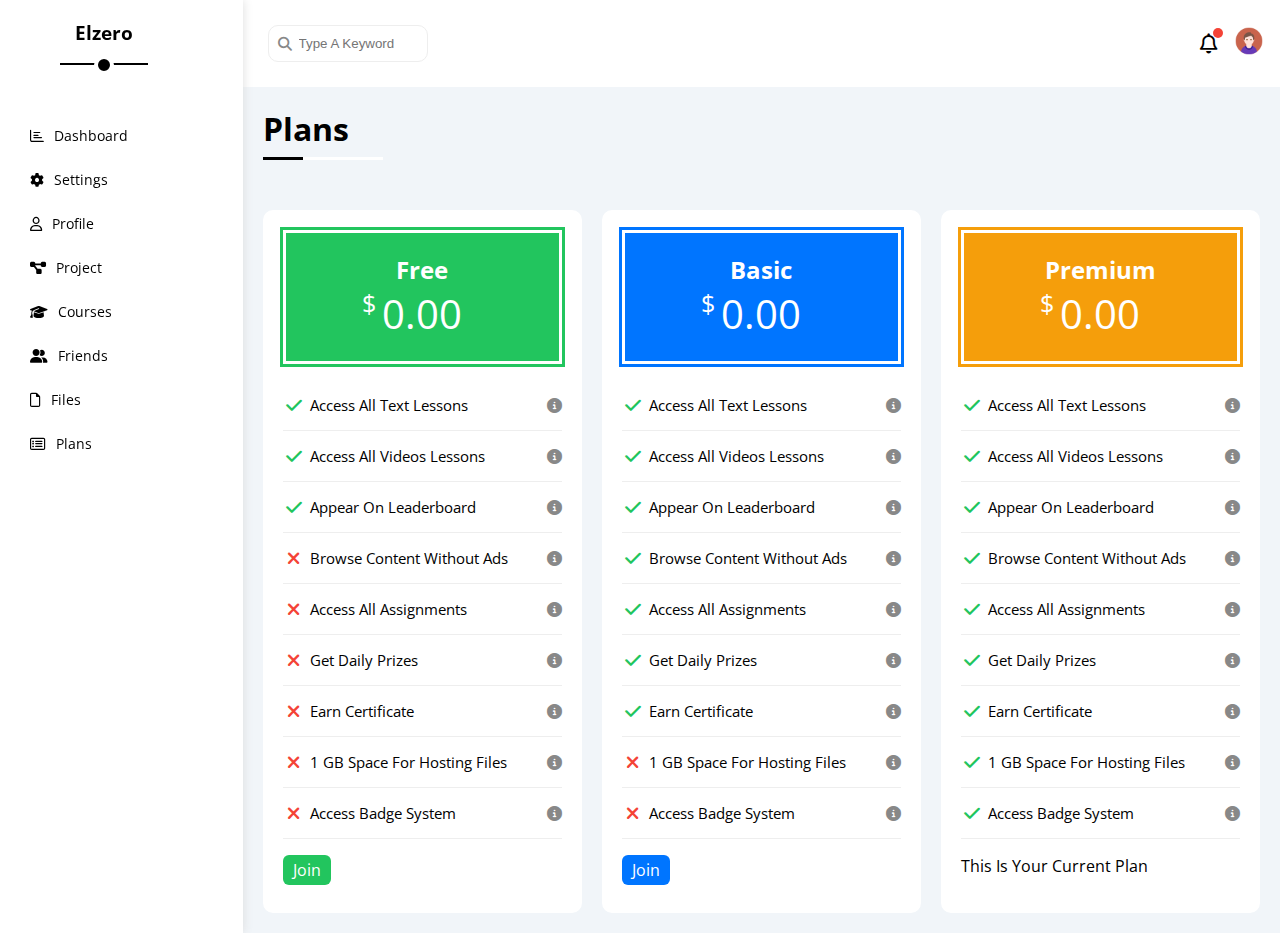
<file: Plans/plans.html>
<!DOCTYPE html>
<html lang="en">

<head>
    <meta charset="UTF-8">
    <meta http-equiv="X-UA-Compatible" content="IE=edge">
    <meta name="viewport" content="width=device-width, initial-scale=1.0">
    <title>Plans</title>
    <link rel="stylesheet" href="plans.css">
    <link rel="stylesheet" href="../css/all.min.css">
    <link rel="preconnect" href="https://fonts.googleapis.com">
    <link rel="preconnect" href="https://fonts.gstatic.com" crossorigin>
    <link
        href="https://fonts.googleapis.com/css2?family=Mada:wght@200;300;400;500;600;700;900&family=Open+Sans:ital,wght@0,300;0,400;0,500;0,600;0,700;0,800;1,800&display=swap"
        rel="stylesheet">
</head>

<body>
    <div class="page">
        <div class="sidebar">
            <h3>Elzero</h3>
            <ul>
                <li>
                    <a href="../index.html">
                        <i class="fa-regular fa-chart-bar"></i>
                        <span>Dashboard</span>
                    </a>
                </li>
                <li>
                    <a href="settings.html">
                        <i class="fa-solid fa-gear"></i>
                        <span>Settings</span>
                    </a>
                </li>
                <li>
                    <a href="../Profile page/profile.html">
                        <i class="fa-regular fa-user"></i>
                        <span>Profile</span>
                    </a>
                </li>
                <li>
                    <a href="../Project page/project.html">
                        <i class="fa-solid fa-diagram-project"></i>
                        <span>Project</span>
                    </a>
                </li>
                <li>
                    <a href="../Courses page/courses.html">
                        <i class="fa-solid fa-graduation-cap"></i>
                        <span>Courses</span>
                    </a>
                </li>
                <li>
                    <a href="../Friends page/friends.html">
                        <i class="fa-solid fa-user-group"></i>
                        <span>Friends</span>
                    </a>
                </li>
                <li>
                    <a href="../Files/files.html">
                        <i class="fa-regular fa-file"></i>
                        <span>Files</span>
                    </a>
                </li>
                <li>
                    <a href="../Plans/plans.html">
                        <i class="fa-regular fa-rectangle-list"></i>
                        <span>Plans</span>
                    </a>
                </li>
            </ul>
        </div>
        <div class="content">
            <!-- Start Head -->
            <div class="head">
                <div class="search">
                    <input class="search" type="search" placeholder="Type A Keyword">
                </div>
                <div class="icons">
                    <span class="notification">
                        <i class="fa-regular fa-bell fa-lg"></i>
                    </span>
                    <a href="../Profile page/profile.html">
                        <img src="../images/icons8-circled-user-male-skin-type-7-48.png" alt="">
                    </a>
                </div>
            </div>
            <!-- End Head -->
            <h1 class="title">Plans</h1>
            <!-- Start plans page -->
            <div class="plans-page">
                <div class="plans">
                    <div>
                        <div class="paln-type free">
                            <h2>Free</h2>
                            <div class="price"><span>$</span>0.00</div>
                        </div>
                        <ul>
                            <li>
                                <i class="fa-solid fa-check fa-fw yes"></i>
                                <span>Access All Text Lessons</span>
                                <i class="fa-solid fa-circle-info help"></i>
                            </li>
                            <li>
                                <i class="fa-solid fa-check fa-fw yes"></i>
                                <span>Access All Videos Lessons</span>
                                <i class="fa-solid fa-circle-info help"></i>
                            </li>

                            <li>
                                <i class="fa-solid fa-check fa-fw yes"></i>
                                <span>Appear On Leaderboard</span>
                                <i class="fa-solid fa-circle-info help"></i>
                            </li>

                            <li>
                                <i class="fa-solid fa-xmark fa-fw"></i>
                                <span>Browse Content Without Ads</span>
                                <i class="fa-solid fa-circle-info help"></i>
                            </li>

                            <li>
                                <i class="fa-solid fa-xmark fa-fw"></i>
                                <span>Access All Assignments</span>
                                <i class="fa-solid fa-circle-info help"></i>
                            </li>

                            <li>
                                <i class="fa-solid fa-xmark fa-fw"></i>
                                <span>Get Daily Prizes</span>
                                <i class="fa-solid fa-circle-info help"></i>
                            </li>

                            <li>
                                <i class="fa-solid fa-xmark fa-fw"></i>
                                <span>Earn Certificate</span>
                                <i class="fa-solid fa-circle-info help"></i>
                            </li>

                            <li>
                                <i class="fa-solid fa-xmark fa-fw"></i>
                                <span>1 GB Space For Hosting Files</span>
                                <i class="fa-solid fa-circle-info help"></i>
                            </li>

                            <li>
                                <i class="fa-solid fa-xmark fa-fw"></i>
                                <span>Access Badge System</span>
                                <i class="fa-solid fa-circle-info help"></i>
                            </li>
                        </ul>
                        <a class="join-free" href="#">Join</a>
                    </div>
                    <div>
                        <div class="paln-type basic">
                            <h2>Basic</h2>
                            <div class="price"><span>$</span>0.00</div>
                        </div>
                        <ul>
                            <li>
                                <i class="fa-solid fa-check fa-fw yes"></i>
                                <span>Access All Text Lessons</span>
                                <i class="fa-solid fa-circle-info help"></i>
                            </li>
                            <li>
                                <i class="fa-solid fa-check fa-fw yes"></i>
                                <span>Access All Videos Lessons</span>
                                <i class="fa-solid fa-circle-info help"></i>
                            </li>

                            <li>
                                <i class="fa-solid fa-check fa-fw yes"></i>
                                <span>Appear On Leaderboard</span>
                                <i class="fa-solid fa-circle-info help"></i>
                            </li>
                            <li>
                                <i class="fa-solid fa-check fa-fw yes"></i>
                                <span>Browse Content Without Ads</span>
                                <i class="fa-solid fa-circle-info help"></i>
                            </li>
                            <li>
                                <i class="fa-solid fa-check fa-fw yes"></i>
                                <span>Access All Assignments</span>
                                <i class="fa-solid fa-circle-info help"></i>
                            </li>

                            <li>
                                <i class="fa-solid fa-check fa-fw yes"></i>
                                <span>Get Daily Prizes</span>
                                <i class="fa-solid fa-circle-info help"></i>
                            </li>
                            <li>
                                <i class="fa-solid fa-check fa-fw yes"></i>
                                <span>Earn Certificate</span>
                                <i class="fa-solid fa-circle-info help"></i>
                            </li>
                            <li>
                                <i class="fa-solid fa-xmark fa-fw"></i>
                                <span>1 GB Space For Hosting Files</span>
                                <i class="fa-solid fa-circle-info help"></i>
                            </li>
                            <li>
                                <i class="fa-solid fa-xmark fa-fw"></i>
                                <span>Access Badge System</span>
                                <i class="fa-solid fa-circle-info help"></i>
                            </li>
                        </ul>
                        <a class="join-basic" href="#">Join</a>
                    </div>
                    <div>
                        <div class="paln-type premium">
                            <h2>Premium</h2>
                            <div class="price"><span>$</span>0.00</div>
                        </div>
                        <ul>
                            <li>
                                <i class="fa-solid fa-check fa-fw yes"></i>
                                <span>Access All Text Lessons</span>
                                <i class="fa-solid fa-circle-info help"></i>
                            </li>
                            <li>
                                <i class="fa-solid fa-check fa-fw yes"></i>
                                <span>Access All Videos Lessons</span>
                                <i class="fa-solid fa-circle-info help"></i>
                            </li>

                            <li>
                                <i class="fa-solid fa-check fa-fw yes"></i>
                                <span>Appear On Leaderboard</span>
                                <i class="fa-solid fa-circle-info help"></i>
                            </li>
                            <li>
                                <i class="fa-solid fa-check fa-fw yes"></i>
                                <span>Browse Content Without Ads</span>
                                <i class="fa-solid fa-circle-info help"></i>
                            </li>
                            <li>
                                <i class="fa-solid fa-check fa-fw yes"></i>
                                <span>Access All Assignments</span>
                                <i class="fa-solid fa-circle-info help"></i>
                            </li>

                            <li>
                                <i class="fa-solid fa-check fa-fw yes"></i>
                                <span>Get Daily Prizes</span>
                                <i class="fa-solid fa-circle-info help"></i>
                            </li>
                            <li>
                                <i class="fa-solid fa-check fa-fw yes"></i>
                                <span>Earn Certificate</span>
                                <i class="fa-solid fa-circle-info help"></i>
                            </li>

                            <li>
                                <i class="fa-solid fa-check fa-fw yes"></i>
                                <span>1 GB Space For Hosting Files</span>
                                <i class="fa-solid fa-circle-info help"></i>
                            </li>

                            <li>
                                <i class="fa-solid fa-check fa-fw yes"></i>
                                <span>Access Badge System</span>
                                <i class="fa-solid fa-circle-info help"></i>
                            </li>
                        </ul>
                        <p>This Is Your Current Plan</p>
                    </div>
                </div>
            </div>
            <!-- End plans page -->
        </div>
    </div>
    <script src="../main.js"></script>
</body>

</html>
</file>
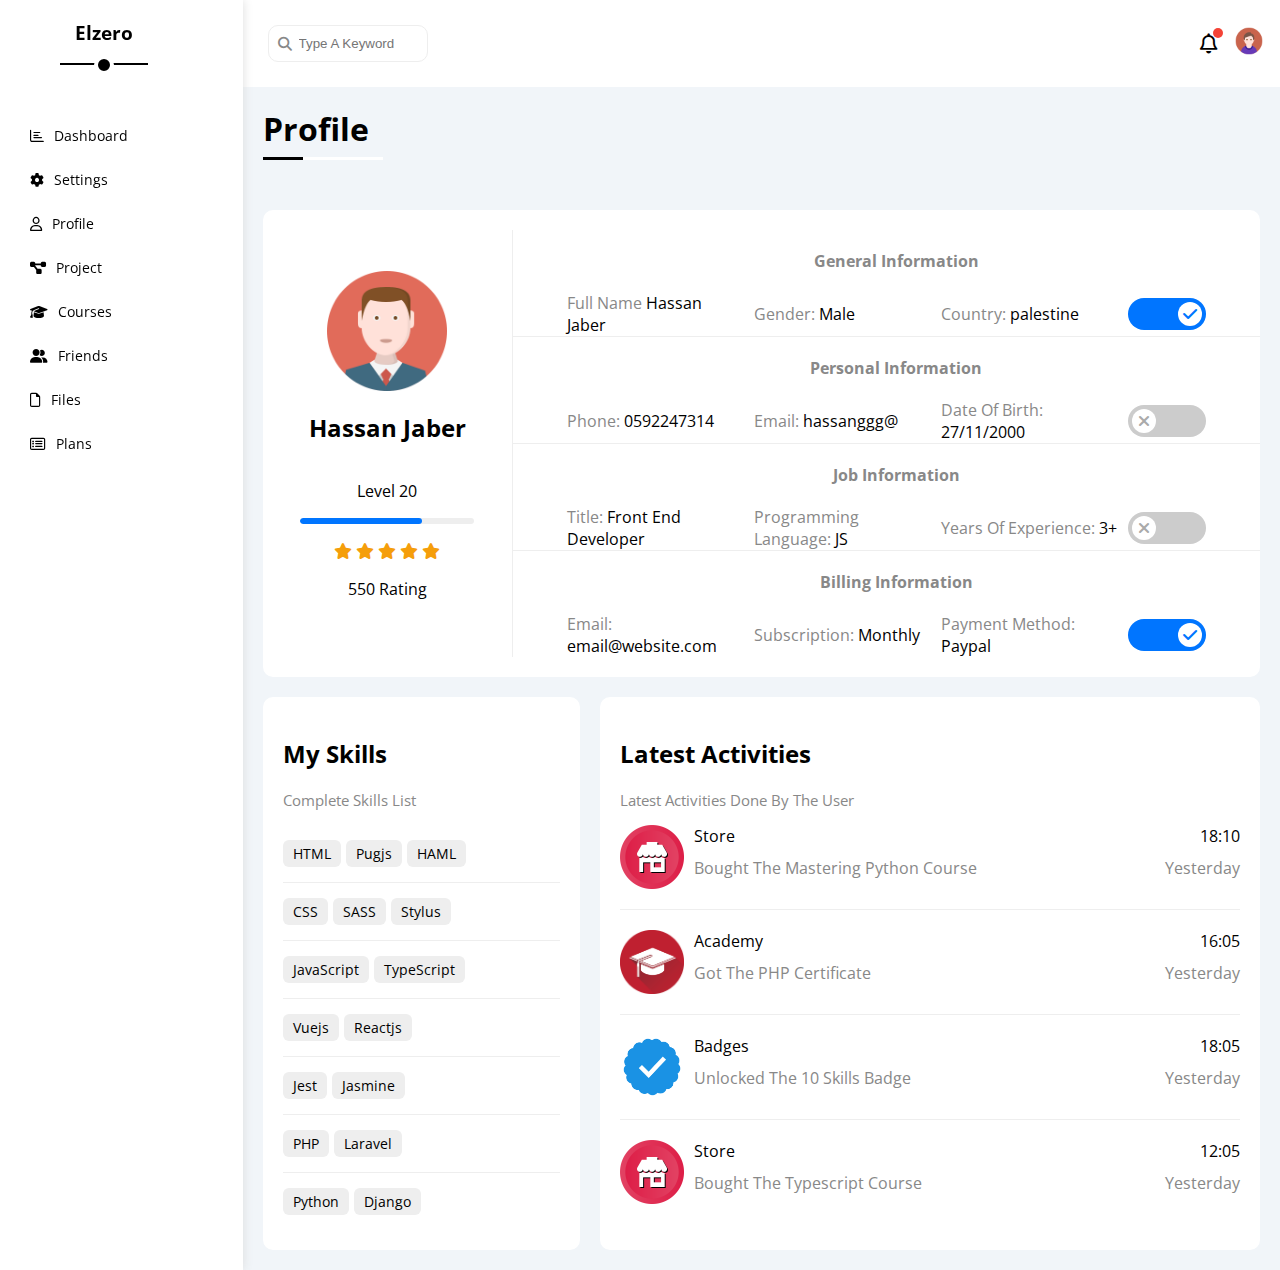
<file: Profile page/profile.html>
<!DOCTYPE html>
<html lang="en">
<head>
    <meta charset="UTF-8">
    <meta http-equiv="X-UA-Compatible" content="IE=edge">
    <meta name="viewport" content="width=device-width, initial-scale=1.0">
    <title>profile</title>
    <link rel="stylesheet" href="profile.css">
    <link rel="stylesheet" href="../css/all.min.css">
    <link rel="preconnect" href="https://fonts.googleapis.com">
    <link rel="preconnect" href="https://fonts.gstatic.com" crossorigin>
    <link href="https://fonts.googleapis.com/css2?family=Mada:wght@200;300;400;500;600;700;900&family=Open+Sans:ital,wght@0,300;0,400;0,500;0,600;0,700;0,800;1,800&display=swap" rel="stylesheet">
</head>
<body>
    <div class="page">
        <div class="sidebar">
            <h3>Elzero</h3>
            <ul>
                <li>
                    <a href="../index.html">
                        <i class="fa-regular fa-chart-bar"></i>
                        <span>Dashboard</span>
                    </a>
                </li>
                <li>
                    <a  href="../settings page/settings.html">
                        <i class="fa-solid fa-gear"></i>
                        <span>Settings</span>  
                    </a>
                </li>
                <li>
                    <a  href="../Profile page/profile.html">
                        <i class="fa-regular fa-user"></i>
                        <span>Profile</span>  
                    </a>
                </li>
                <li>
                    <a  href="../Project page/project.html">
                        <i class="fa-solid fa-diagram-project"></i>
                        <span>Project</span>  
                    </a>
                </li>
                <li>
                    <a  href="../Courses page/courses.html">
                        <i class="fa-solid fa-graduation-cap"></i>
                        <span>Courses</span>  
                    </a>
                </li>
                <li>
                    <a  href="../Friends page/friends.html">
                        <i class="fa-solid fa-user-group"></i>
                        <span>Friends</span>  
                    </a>
                </li>
                <li>
                    <a  href="../Files/files.html">
                        <i class="fa-regular fa-file"></i>
                        <span>Files</span>  
                    </a>
                </li>
                <li>
                    <a href="../Plans/plans.html">
                        <i class="fa-regular fa-rectangle-list"></i>
                        <span>Plans</span>  
                    </a>
                </li>
            </ul>
        </div>
        <div class="content">
            <!-- Start Head -->
            <div class="head">
                <div class="search">
                    <input class="search" type="search" placeholder="Type A Keyword">
                </div>
                <div class="icons">
                    <span class="notification">
                        <i class="fa-regular fa-bell fa-lg"></i>
                    </span>
                    <a href="profile.html">
                        <img src="../images/icons8-circled-user-male-skin-type-7-48.png" alt="">
                    </a>
                </div>
            </div>
            <!-- End Head -->
            <h1 class="title">Profile</h1>
            <!-- Start Profile -->
            <div class="profile-page">
                <div class="profile">
                    <div>
                        <img src="../images/avatar.png">
                        <h2>Hassan Jaber</h2>
                        <p>Level 20</p>
                        <div class="level">
                            <span></span>
                        </div>
                         <div class="rating">
                            <i class="fa-solid fa-star c-orange fs-13"></i>
                            <i class="fa-solid fa-star c-orange fs-13"></i>
                            <i class="fa-solid fa-star c-orange fs-13"></i>
                            <i class="fa-solid fa-star c-orange fs-13"></i>
                            <i class="fa-solid fa-star c-orange fs-13"></i>
                      </div>
                    <p>550 Rating</p>
                    </div>
                    <div>
                        <div>
                            <h4>General Information</h4>
                            <div class="general-Info">
                                <div><span class="gray-color">Full Name</span> <span>Hassan Jaber</span></div>
                                <div><span class="gray-color">Gender: </span> <span>Male</span></div>
                                <div><span class="gray-color">Country: </span> <span>palestine</span></div>
                                <label>
                                    <input class="toggle-checkbox" type="checkbox" checked />
                                    <div class="toggle-switch"></div>
                                </label>                                
                            </div>
                        </div>
                        <div>
                            <h4>Personal  Information</h4>
                            <div class="personal-Info">
                                <div><span class="gray-color">Phone: </span><span>0592247314</span></div>
                                <div><span class="gray-color">Email: </span><span>hassanggg@</span></div>
                                <div><span class="gray-color">Date Of Birth: </span><span>27/11/2000</span></div>
                                <label>
                                    <input class="toggle-checkbox" type="checkbox"  />
                                    <div class="toggle-switch"></div>
                                </label>                                                                
                            </div>
                        </div>
                        <div>
                            <h4>Job  Information</h4>
                            <div class="job-info">
                                <div><span class="gray-color">Title: </span><span>Front End Developer</span></div>
                                <div><span class="gray-color">Programming Language: </span><span>JS</span></div>
                                <div><span class="gray-color">Years Of Experience: </span><span>3+</span></div>
                                <label>
                                    <input class="toggle-checkbox" type="checkbox"  />
                                    <div class="toggle-switch"></div>
                                </label>                                
                            </div>
                        </div>
                        <div>
                            <h4>Billing  Information</h4>
                            <div class="billing-info">
                                <div><span class="gray-color">Email: </span><span>email@website.com</span></div>
                                <div><span class="gray-color">Subscription: </span><span>Monthly</span></div>
                                <div><span class="gray-color">Payment Method: </span><span>Paypal</span></div>
                                <label>
                                    <input class="toggle-checkbox" type="checkbox" checked />
                                    <div class="toggle-switch"></div>
                                </label>                                
                            </div>
                        </div>
                    </div>
                </div>
                <!--End Profile  -->
                <!--Start Skills And Activities  -->
                <div class="skills-activities">
                    <div class="skills">
                        <h2>My Skills</h2>
                        <p>Complete Skills List</p>
                        <ul>
                            <li><span>HTML</span><span>Pugjs</span><span>HAML</span></li>
                            <li><span>CSS</span><span>SASS</span><span>Stylus</span></li>
                            <li><span>JavaScript</span><span>TypeScript</span></li>
                            <li><span>Vuejs</span><span>Reactjs</span></li>
                            <li><span>Jest</span><span>Jasmine</span></li>
                            <li><span>PHP</span><span>Laravel</span></li>
                            <li><span>Python</span><span>Django</span></li>
                     </ul>
                    </div>
                    <div class="activities">
                    <h2 class="mt-0 mb-10">Latest Activities</h2>
                    <p class="mt-0 mb-20 c-grey fs-15">Latest Activities Done By The User</p>
                    <div class="activity d-flex align-center txt-c-mobile">
                        <img src="../images/activity-01.png" alt="" />
                        <div class="info">
                        <span class="d-block mb-10">Store</span>
                        <span class="c-grey">Bought The Mastering Python Course</span>
                        </div>
                        <div class="date">
                        <span class="d-block mb-10">18:10</span>
                        <span class="c-grey">Yesterday</span>
                        </div>
                    </div>
                    <div class="activity d-flex align-center txt-c-mobile">
                        <img src="../images/activity-02.png" alt="" />
                        <div class="info">
                        <span class="d-block mb-10">Academy</span>
                        <span class="c-grey">Got The PHP Certificate</span>
                        </div>
                        <div class="date">
                        <span class="d-block mb-10">16:05</span>
                        <span class="c-grey">Yesterday</span>
                        </div>
                    </div>
                    <div class="activity d-flex align-center txt-c-mobile">
                        <img src="../images/activity-03.png" alt="" />
                        <div class="info">
                        <span class="d-block mb-10">Badges</span>
                        <span class="c-grey">Unlocked The 10 Skills Badge</span>
                        </div>
                        <div class="date">
                        <span class="d-block mb-10">18:05</span>
                        <span class="c-grey">Yesterday</span>
                        </div>
                    </div>
                    <div class="activity d-flex align-center txt-c-mobile">
                        <img src="../images/activity-01.png" alt="" />
                        <div class="info">
                        <span class="d-block mb-10">Store</span>
                        <span class="c-grey">Bought The Typescript Course</span>
                        </div>
                        <div class="date">
                        <span class="d-block mb-10">12:05</span>
                        <span class="c-grey">Yesterday</span>
                        </div>
                    </div>
                </div>
            </div>
        </div>
    </div>
                <!--End Skills And Activities  -->
</div>
    <script src="../main.js"></script>
</body>
</html>
</file>
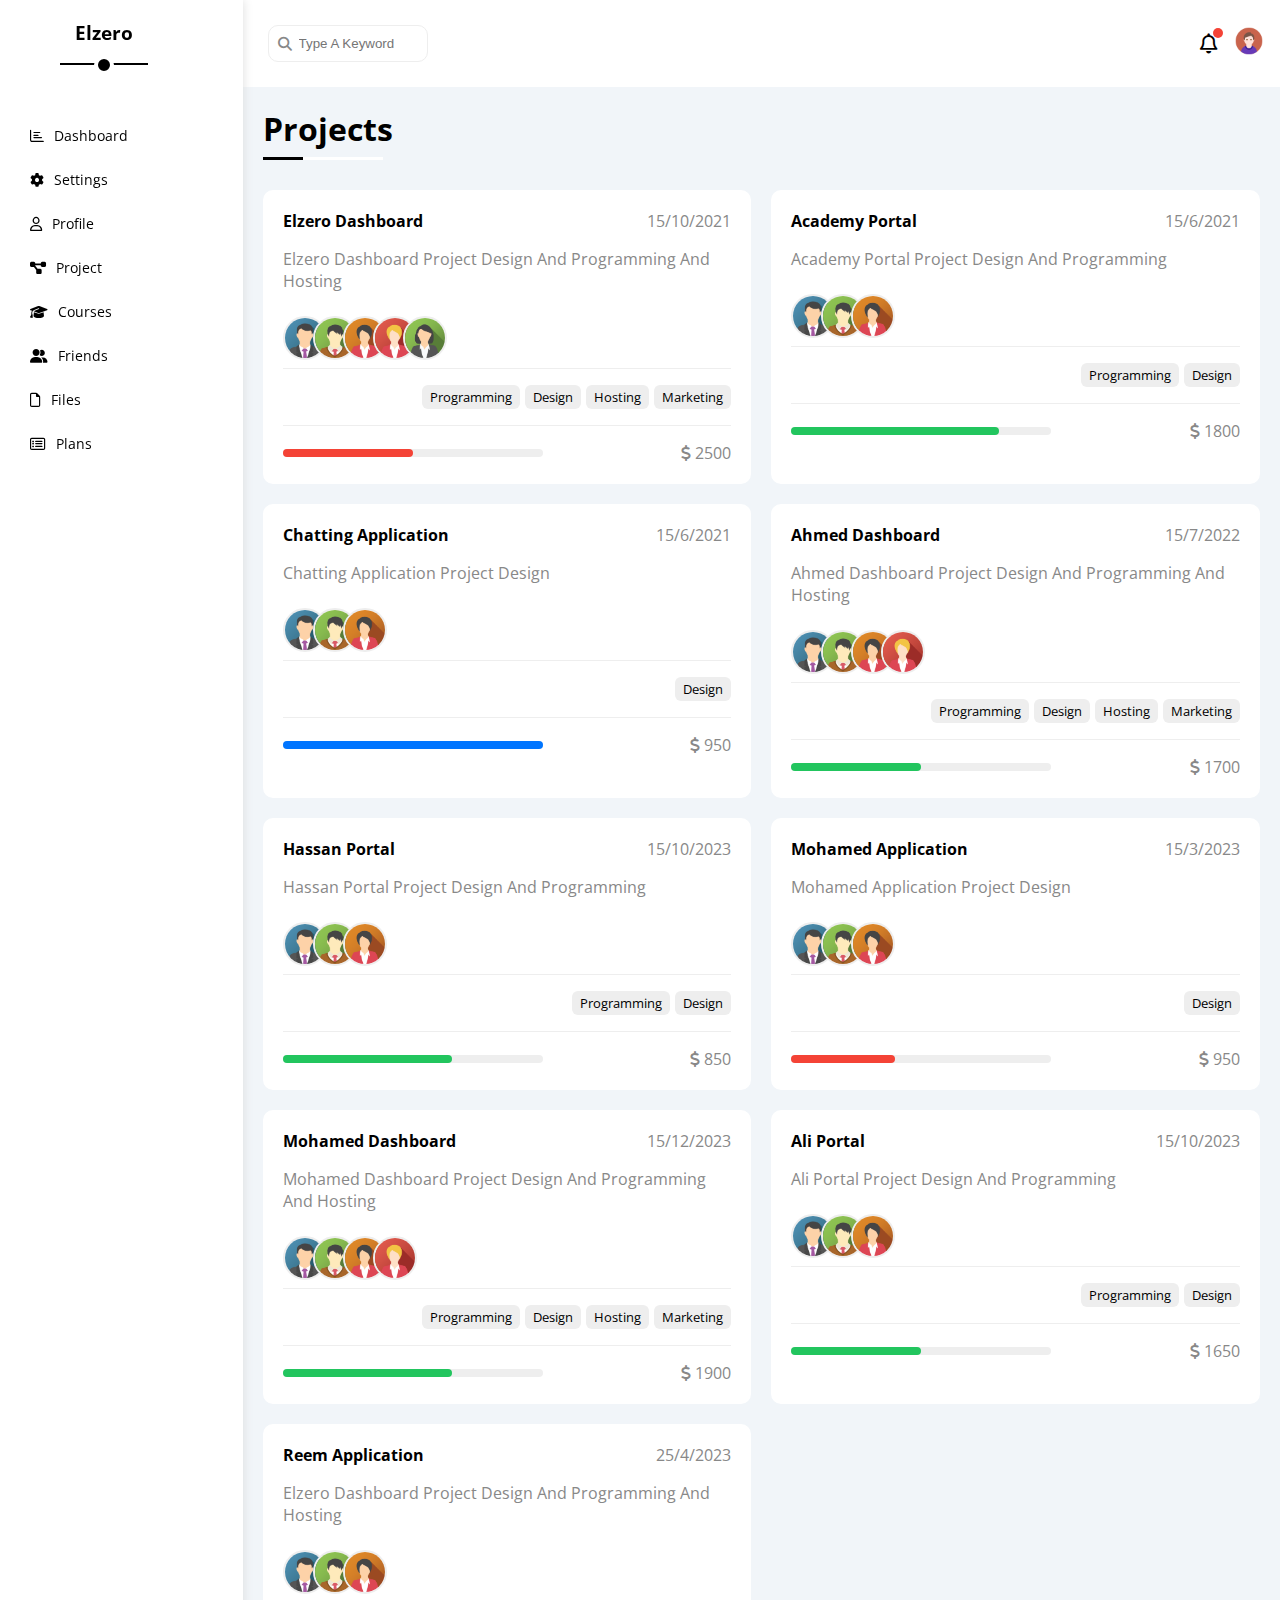
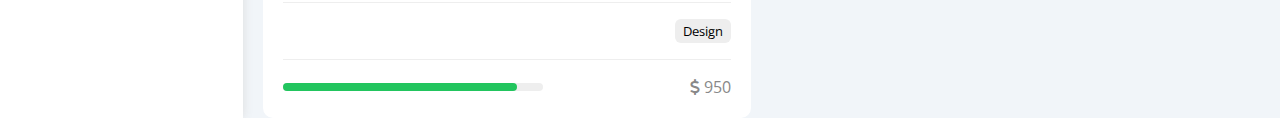
<file: Project page/project.html>
<!DOCTYPE html>
<html lang="en">

<head>
    <meta charset="UTF-8">
    <meta http-equiv="X-UA-Compatible" content="IE=edge">
    <meta name="viewport" content="width=device-width, initial-scale=1.0">
    <title>Project</title>
    <link rel="stylesheet" href="project.css">
    <link rel="stylesheet" href="../css/all.min.css">
    <link rel="preconnect" href="https://fonts.googleapis.com">
    <link rel="preconnect" href="https://fonts.gstatic.com" crossorigin>
    <link
        href="https://fonts.googleapis.com/css2?family=Mada:wght@200;300;400;500;600;700;900&family=Open+Sans:ital,wght@0,300;0,400;0,500;0,600;0,700;0,800;1,800&display=swap"
        rel="stylesheet">
</head>

<body>
    <div class="page">
        <div class="sidebar">
            <h3>Elzero</h3>
            <ul>
                <li>
                    <a href="../index.html">
                        <i class="fa-regular fa-chart-bar"></i>
                        <span>Dashboard</span>
                    </a>
                </li>
                <li>
                    <a href="settings.html">
                        <i class="fa-solid fa-gear"></i>
                        <span>Settings</span>
                    </a>
                </li>
                <li>
                    <a href="../Profile page/profile.html">
                        <i class="fa-regular fa-user"></i>
                        <span>Profile</span>
                    </a>
                </li>
                <li>
                    <a href="../Project page/project.html">
                        <i class="fa-solid fa-diagram-project"></i>
                        <span>Project</span>
                    </a>
                </li>
                <li>
                    <a href="../Courses page/courses.html">
                        <i class="fa-solid fa-graduation-cap"></i>
                        <span>Courses</span>
                    </a>
                </li>
                <li>
                    <a href="../Friends page/friends.html">
                        <i class="fa-solid fa-user-group"></i>
                        <span>Friends</span>
                    </a>
                </li>
                <li>
                    <a href="../Files/files.html">
                        <i class="fa-regular fa-file"></i>
                        <span>Files</span>
                    </a>
                </li>
                <li>
                    <a href="../Plans/plans.html">
                        <i class="fa-regular fa-rectangle-list"></i>
                        <span>Plans</span>
                    </a>
                </li>
            </ul>
        </div>
        <div class="content">
            <!-- Start Head -->
            <div class="head">
                <div class="search">
                    <input class="search" type="search" placeholder="Type A Keyword">
                </div>
                <div class="icons">
                    <span class="notification">
                        <i class="fa-regular fa-bell fa-lg"></i>
                    </span>
                    <a href="../Profile page/profile.html">
                        <img src="../images/icons8-circled-user-male-skin-type-7-48.png" alt="">
                    </a>
                </div>
            </div>
            <!-- End Head -->
            <h1 class="title">Projects</h1>
            <!-- Start project-page -->
            <div class="project-page">
                <!-- =========================================================================  -->
                <div class="project">
                    <div>
                        <h4>Elzero Dashboard</h4>
                        <span>15/10/2021</span>
                    </div>
                    <p>Elzero Dashboard Project Design And Programming And Hosting</p>
                    <div class="team">
                        <a href="#"><img src="../images/team-01.png" alt="" /></a>
                        <a href="#"><img src="../images/team-03.png" alt="" /></a>
                        <a href="#"><img src="../images/team-04.png" alt="" /></a>
                        <a href="#"><img src="../images/team-05.png" alt="" /></a>
                        <a href="#"><img src="../images/team-02.png" alt="" /></a>
                    </div>
                    <div class="do">
                        <span>Programming</span>
                        <span>Design</span>
                        <span>Hosting</span>
                        <span>Marketing</span>
                    </div>
                    <div class="info">
                        <div class="prog prog-1">
                            <span></span>
                        </div>
                        <div>
                            <i class="fa-solid fa-dollar-sign"></i>
                            2500
                        </div>
                    </div>
                </div>
                <!-- =========================================================================  -->
                <!-- =========================================================================  -->
                <div class="project">
                    <div>
                        <h4>Academy Portal</h4>
                        <span>15/6/2021</span>
                    </div>
                    <p>Academy Portal Project Design And Programming</p>
                    <div class="team">
                        <a href="#"><img src="../images/team-01.png" alt="" /></a>
                        <a href="#"><img src="../images/team-03.png" alt="" /></a>
                        <a href="#"><img src="../images/team-04.png" alt="" /></a>
                    </div>
                    <div class="do">
                        <span>Programming</span>
                        <span>Design</span>
                    </div>
                    <div class="info">
                        <div class="prog prog-2">
                            <span></span>
                        </div>
                        <div>
                            <i class="fa-solid fa-dollar-sign"></i>
                            1800
                        </div>
                    </div>
                </div>
                <!-- =========================================================================  -->
                <!-- =========================================================================  -->
                <div class="project">
                    <div>
                        <h4>Chatting Application</h4>
                        <span>15/6/2021</span>
                    </div>
                    <p>Chatting Application Project Design</p>
                    <div class="team">
                        <a href="#"><img src="../images/team-01.png" alt="" /></a>
                        <a href="#"><img src="../images/team-03.png" alt="" /></a>
                        <a href="#"><img src="../images/team-04.png" alt="" /></a>
                    </div>
                    <div class="do">
                        <span>Design</span>
                    </div>
                    <div class="info">
                        <div class="prog prog-3">
                            <span></span>
                        </div>
                        <div>
                            <i class="fa-solid fa-dollar-sign"></i>
                            950
                        </div>
                    </div>
                </div>
                <!-- =========================================================================  -->
                <!-- =========================================================================  -->
                <div class="project">
                    <div>
                        <h4>Ahmed Dashboard</h4>
                        <span>15/7/2022</span>
                    </div>
                    <p>Ahmed Dashboard Project Design And Programming And Hosting</p>
                    <div class="team">
                        <a href="#"><img src="../images/team-01.png" alt="" /></a>
                        <a href="#"><img src="../images/team-03.png" alt="" /></a>
                        <a href="#"><img src="../images/team-04.png" alt="" /></a>
                        <a href="#"><img src="../images/team-05.png" alt="" /></a>
                    </div>
                    <div class="do">
                        <span>Programming</span>
                        <span>Design</span>
                        <span>Hosting</span>
                        <span>Marketing</span>
                    </div>
                    <div class="info">
                        <div class="prog prog-4">
                            <span></span>
                        </div>
                        <div>
                            <i class="fa-solid fa-dollar-sign"></i>
                            1700
                        </div>
                    </div>
                </div>
                <!-- =========================================================================  -->
                <!-- =========================================================================  -->
                <div class="project">
                    <div>
                        <h4>Hassan Portal</h4>
                        <span>15/10/2023</span>
                    </div>
                    <p>Hassan Portal Project Design And Programming</p>
                    <div class="team">
                        <a href="#"><img src="../images/team-01.png" alt="" /></a>
                        <a href="#"><img src="../images/team-03.png" alt="" /></a>
                        <a href="#"><img src="../images/team-04.png" alt="" /></a>
                    </div>
                    <div class="do">
                        <span>Programming</span>
                        <span>Design</span>
                    </div>
                    <div class="info">
                        <div class="prog prog-5">
                            <span></span>
                        </div>
                        <div>
                            <i class="fa-solid fa-dollar-sign"></i>
                            850
                        </div>
                    </div>
                </div>
                <!-- =========================================================================  -->
                <!-- =========================================================================  -->
                <div class="project">
                    <div>
                        <h4>Mohamed Application</h4>
                        <span>15/3/2023</span>
                    </div>
                    <p>Mohamed Application Project Design</p>
                    <div class="team">
                        <a href="#"><img src="../images/team-01.png" alt="" /></a>
                        <a href="#"><img src="../images/team-03.png" alt="" /></a>
                        <a href="#"><img src="../images/team-04.png" alt="" /></a>
                    </div>
                    <div class="do">
                        <span>Design</span>
                    </div>
                    <div class="info">
                        <div class="prog prog-6">
                            <span></span>
                        </div>
                        <div>
                            <i class="fa-solid fa-dollar-sign"></i>
                            950
                        </div>
                    </div>
                </div>
                <!-- =========================================================================  -->
                <!-- =========================================================================  -->
                <div class="project">
                    <div>
                        <h4>Mohamed Dashboard</h4>
                        <span>15/12/2023</span>
                    </div>
                    <p>Mohamed Dashboard Project Design And Programming And Hosting</p>
                    <div class="team">
                        <a href="#"><img src="../images/team-01.png" alt="" /></a>
                        <a href="#"><img src="../images/team-03.png" alt="" /></a>
                        <a href="#"><img src="../images/team-04.png" alt="" /></a>
                        <a href="#"><img src="../images/team-05.png" alt="" /></a>
                    </div>
                    <div class="do">
                        <span>Programming</span>
                        <span>Design</span>
                        <span>Hosting</span>
                        <span>Marketing</span>
                    </div>
                    <div class="info">
                        <div class="prog prog-7">
                            <span></span>
                        </div>
                        <div>
                            <i class="fa-solid fa-dollar-sign"></i>
                            1900
                        </div>
                    </div>
                </div>
                <!-- =========================================================================  -->
                <!-- =========================================================================  -->
                <div class="project">
                    <div>
                        <h4>Ali Portal</h4>
                        <span>15/10/2023</span>
                    </div>
                    <p>Ali Portal Project Design And Programming</p>
                    <div class="team">
                        <a href="#"><img src="../images/team-01.png" alt="" /></a>
                        <a href="#"><img src="../images/team-03.png" alt="" /></a>
                        <a href="#"><img src="../images/team-04.png" alt="" /></a>
                    </div>
                    <div class="do">
                        <span>Programming</span>
                        <span>Design</span>
                    </div>
                    <div class="info">
                        <div class="prog prog-8">
                            <span></span>
                        </div>
                        <div>
                            <i class="fa-solid fa-dollar-sign"></i>
                            1650
                        </div>
                    </div>
                </div>
                <!-- =========================================================================  -->
                <!-- =========================================================================  -->
                <div class="project">
                    <div>
                        <h4>Reem Application</h4>
                        <span>25/4/2023</span>
                    </div>
                    <p>Elzero Dashboard Project Design And Programming And Hosting</p>
                    <div class="team">
                        <a href="#"><img src="../images/team-01.png" alt="" /></a>
                        <a href="#"><img src="../images/team-03.png" alt="" /></a>
                        <a href="#"><img src="../images/team-04.png" alt="" /></a>
                    </div>
                    <div class="do">
                        <span>Design</span>
                    </div>
                    <div class="info">
                        <div class="prog prog-9">
                            <span></span>
                        </div>
                        <div>
                            <i class="fa-solid fa-dollar-sign"></i>
                            950
                        </div>
                    </div>
                </div>
                <!-- =========================================================================  -->
            </div>
        </div>
    </div>
            <!-- End  project page -->
            <script src="../main.js"></script>
</body>

</html>
</file>
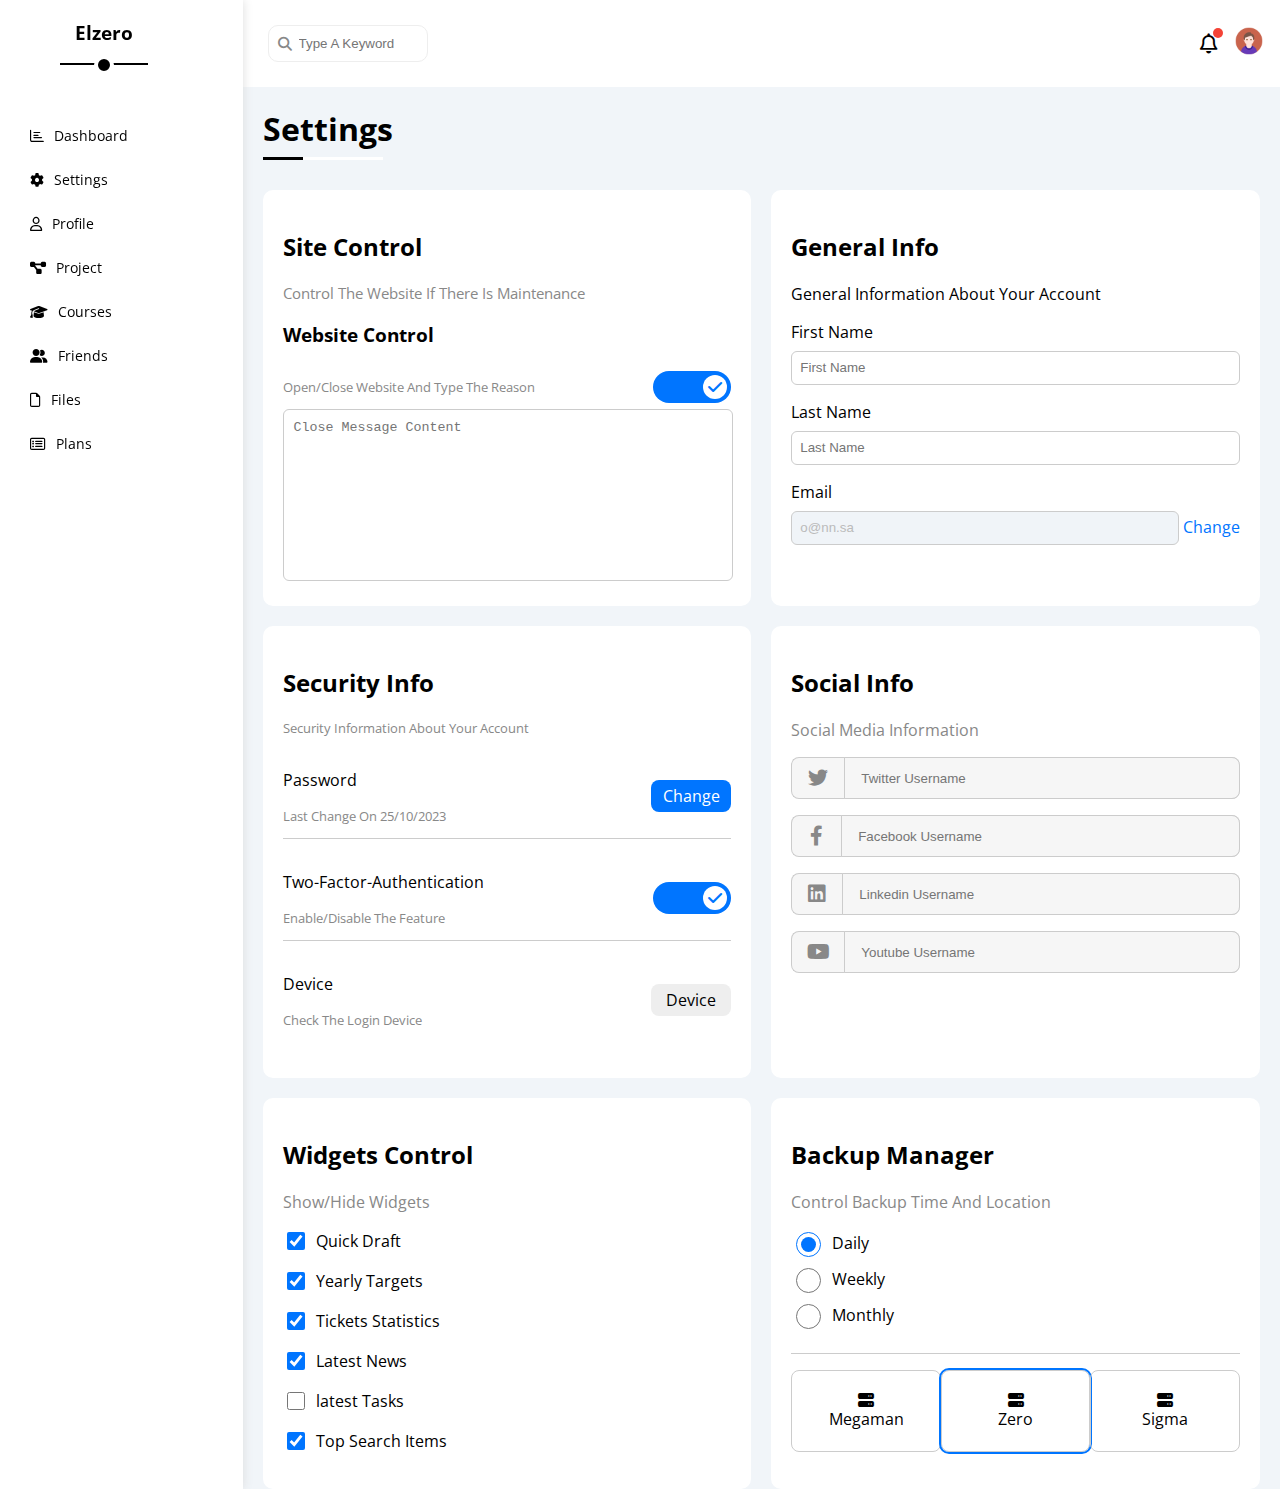
<file: settings page/settings.html>
<!DOCTYPE html>
<html lang="en">
<head>
    <meta charset="UTF-8">
    <meta http-equiv="X-UA-Compatible" content="IE=edge">
    <meta name="viewport" content="width=device-width, initial-scale=1.0">
    <title>settings</title>
    <link rel="stylesheet" href="settings.css">
    <link rel="stylesheet" href="../css/all.min.css">
    <link rel="preconnect" href="https://fonts.googleapis.com">
    <link rel="preconnect" href="https://fonts.gstatic.com" crossorigin>
    <link href="https://fonts.googleapis.com/css2?family=Mada:wght@200;300;400;500;600;700;900&family=Open+Sans:ital,wght@0,300;0,400;0,500;0,600;0,700;0,800;1,800&display=swap" rel="stylesheet">
</head>
    <div class="page">
        <div class="sidebar">
            <h3>Elzero</h3>
            <ul>
                <li>
                    <a href="../index.html">
                        <i class="fa-regular fa-chart-bar"></i>
                        <span>Dashboard</span>
                    </a>
                </li>
                <li>
                    <a  href="settings.html">
                        <i class="fa-solid fa-gear"></i>
                        <span>Settings</span>  
                    </a>
                </li>
                <li>
                    <a  href="../Profile page/profile.html">
                        <i class="fa-regular fa-user"></i>
                        <span>Profile</span>  
                    </a>
                </li>
                <li>
                    <a  href="../Project page/project.html">
                        <i class="fa-solid fa-diagram-project"></i>
                        <span>Project</span>  
                    </a>
                </li>
                <li>
                    <a  href="../Courses page/courses.html">
                        <i class="fa-solid fa-graduation-cap"></i>
                        <span>Courses</span>  
                    </a>
                </li>
                <li>
                    <a  href="../Friends page/friends.html">
                        <i class="fa-solid fa-user-group"></i>
                        <span>Friends</span>  
                    </a>
                </li>
                <li>
                    <a  href="../Files/files.html">
                        <i class="fa-regular fa-file"></i>
                        <span>Files</span>  
                    </a>
                </li>
                <li>
                    <a href="../Plans/plans.html">
                        <i class="fa-regular fa-rectangle-list"></i>
                        <span>Plans</span>  
                    </a>
                </li>
            </ul>
        </div>
        <div class="content">
            <!-- Start Head -->
            <div class="head">
                <div class="search">
                    <input class="search" type="search" placeholder="Type A Keyword">
                </div>
                <div class="icons">
                    <span class="notification">
                        <i class="fa-regular fa-bell fa-lg"></i>
                    </span>
                    <a href="../Profile page/profile.html">
                        <img src="../images/icons8-circled-user-male-skin-type-7-48.png" alt="">
                    </a>
                </div>
            </div>
            <!-- End Head -->
            <h1 class="title">Settings</h1>
            <!-- Start settings-page -->
            <div class="settings-page">
                <!-- Start  Site Control -->
                <div class="site-control">
                    <h2>Site Control</h2>
                    <p>Control The Website If There Is Maintenance</p>
                    <div class="website-control">
                        <h3>Website Control</h3>
                        <div>
                            <p>Open/Close Website And Type The Reason</p>
                            <label>
                            <input class="toggle-checkbox" type="checkbox" checked />
                            <div class="toggle-switch"></div>
                            </label>
                        </div>
                        <textarea class="close-message"  placeholder="Close Message Content"></textarea>
                    </div>
                </div>
                <!-- End  Site Control -->
                <!-- Start General Info -->
                <div class="general-info">
                    <h2>General Info</h2>
                    <p>General Information About Your Account</p>
                    <div>
                        <label for="first-name">First Name</label>
                        <input type="text" id="first-name" placeholder="First Name">
                        <label for="last-name">Last Name</label>
                        <input type="text" id="last-name" placeholder="Last Name">
                    </div>
                    <div>
                        <label for="email">Email</label>
                        <div>
                            <input type="email" id="email" value="o@nn.sa">
                            <a href="#email">Change</a>
                        </div>
                    </div>
                </div>
                <!-- End General Info -->
                <!-- Start Security Info -->
                <div class="security-info">
                    <h2>Security Info</h2>
                    <p>Security Information About Your Account</p>
                    <div class="Password-info">
                        <div>
                            <p>Password</p>
                            <p>Last Change On 25/10/2023</p>
                        </div>
                        <a href="#">Change</a>
                    </div>
                    <div class="auth">
                        <div>
                            <p>Two-Factor-Authentication</p>
                            <p>Enable/Disable The Feature</p>
                        </div>
                        <label>
                            <input class="toggle-checkbox" type="checkbox" checked />
                            <div class="toggle-switch"></div>
                        </label>
                    </div>
                    <div class="device">
                        <div>
                            <p>Device</p>
                            <p>Check The Login Device</p>
                        </div>
                        <a href="#">Device</a>
                    </div>
                </div>
                <!-- End Security Info -->
                <!-- Start Social Info-->
                <div class="social-info">
                    <h2>Social Info</h2>
                    <p>Social Media Information</p>
                    <div>
                        <div>
                            <i class="fa-brands fa-twitter"></i>
                        <input  type="text" placeholder="Twitter Username">
                        </div>
                        <div>
                            <i class="fa-brands fa-facebook-f"></i>
                            <input  type="text" placeholder="Facebook Username">
                        </div>
                        <div>
                            <i class="fa-brands fa-linkedin"></i>
                            <input  type="text" placeholder="Linkedin Username">
                        </div>
                        <div>
                            <i class="fa-brands fa-youtube"></i>
                            <input  type="text" placeholder="Youtube Username">
                        </div>
                    </div>
                </div>
                <!-- End Social Info-->
                <!-- Start Widgets Control-->
                <div class="widgets-control">
                    <h2>Widgets Control</h2>
                    <p>Show/Hide Widgets</p>
                    <div>
                        <div>
                            <input type="checkbox" id="quick-draft" checked>
                            <label for="quick-draft">Quick Draft</label>
                        </div>
                        <div>
                            <input type="checkbox" id="yearly-targets" checked>
                            <label for="yearly-targets">Yearly Targets</label>
                        </div>
                        <div>
                            <input type="checkbox" id="tickets-statistics" checked>
                            <label for="tickets-statistics">Tickets Statistics</label>
                        </div>
                        <div>
                            <input type="checkbox" id="latest-news" checked>
                            <label for="latest-news">Latest News</label>
                        </div>
                        <div>
                            <input type="checkbox" id="latest-tasks">
                            <label for="latest-tasks">latest Tasks</label>
                        </div>
                        <div>
                            <input type="checkbox" id="top-search-items" checked>
                            <label for="top-search-items">Top Search Items</label>
                        </div>
                    </div>
                </div>
                <!-- End Widgets Control-->
                <!-- Start Backup Manger -->
                <div class="backup-manager">
                    <h2>Backup Manager</h2>
                    <p>Control Backup Time And Location</p>
                    <div>
                        <div>
                            <input type="radio" id="daily" checked>
                            <label for="daily">Daily</label>
                        </div>
                        <div>
                            <input type="radio" id="weekly">
                            <label for="weekly">Weekly</label>
                        </div>
                        <div>
                            <input type="radio" id="monthly">
                            <label for="monthly">Monthly</label>
                        </div>
                    </div>
                    <div class="plans">
                        <div>
                            <i class="fa-solid fa-server"></i>
                            <span>Megaman</span>
                        </div>
                        <div class="active-plane">
                            <i class="fa-solid fa-server"></i>
                            <span>Zero</span>
                        </div>
                        <div>
                            <i class="fa-solid fa-server"></i>
                            <span>Sigma</span>
                        </div>
                    </div>
                </div>
                <!-- End Backup Manger -->
            </div>
            <!-- End settings-page -->
        </div>
    </div>
            <script src="../main.js"></script>
</body>
</html>
</file>
<file: css/main.css>
body{
    font-family: "Open Sans",sans-serif;
    margin: 0;
}
:root {
  --blue-color: #0075ff;
  --blue-alt-color: #0d69d5;
  --orange-color: #f59e0b;
  --green-color: #22c55e;
  --red-color: #f44336;
  --grey-color: #888;
}
*:focus{
    outline: none;
}
::-webkit-scrollbar{
    width: 15px;
}
::-webkit-scrollbar-track{
    background-color: white;
}
::-webkit-scrollbar-thumb{
    background-color: var(--blue-color);
}
::-webkit-scrollbar-thumb:hover{
    background-color: var(--blue-alt-color);
}
ul{
    padding: 0;
    list-style: none;
}
a{
    text-decoration: none;
}
.btn-shape{
    padding: 4px 10px;
    border-radius: 6px;
    cursor: pointer;
}
.page{
    display: flex;
    background-color: #f1f5f9;
    min-height: 100vh;
}
/* Start sidebar */
.active{
    background-color: #0D69D5;
    border-radius: 8px;
}
.active>a>i,.active> a > span{
    color: white;
}
.sidebar{
    background-color: white;
    position: relative;
    padding: 20px;
    width: 250px;
    box-shadow:  0 0 10px #DDD;
}
.sidebar>:first-child{
    position: relative;
    margin-top: 0;
    text-align: center;
    margin-bottom: 50px;
}
.sidebar>:first-child,.sidebar>:first-child::before,.sidebar>:first-child::after{
position: fixed;
left: calc(250px /2 - 50px);
}
.sidebar ul{
    position: fixed;
    top: 100px;
}
.sidebar ul li a{
    display: flex;
    align-items: center;
    font-size: 14px;
    color: black;
    border-radius: 6px;
    padding: 10px;
    transition: 0.3s;
    margin-bottom: 5px;
}
.sidebar ul li a:hover{
    background-color: #2276d6;
    border-radius: 8px;
    color: white;
}
.sidebar ul li span{
    font-size: 14px;
    margin-left: 10px;
}
.sticky{
    -webkit-animation: 700ms ease-in-out 0s normal none 1 running fadeInDown;
    animation: 700ms ease-in-out 0s normal none 1 running fadeInDown;
    position: fixed;
    top: 0;
    width: calc(100% - 270px);
    z-index: 999;
    transition: all 0.3s ease 0s;
    border-bottom: 1px solid #F2F4F7;
    background: #fff;
    box-shadow:  4px 3px 10px #ddd;

}
@keyframes fadeInDown{
    0%{
    opacity: 0;
    -webkit-transform: translate3d(0,-100%,0);
    transform: translate3d(0,-100%,0);
    }
    100%{
    opacity: 1;
    -webkit-transform: translateZ(0);
    transform: translateZ(0);
    }
}
@media(max-width:767px){
    .sidebar{
        width: 55px;
        padding: 10px;
    }
    .sticky{
        width: calc(100% - 95px);
        left: calc(95 - 100%);
    }
    .sidebar ul li span{
        display: none;
    }
.sidebar>:first-child{
    font-style: 13px;
    margin-bottom: 15px;
    }
    .sidebar>:first-child{
    left: 5px;
    top: 30px;
    }
}
@media(min-width:768px){
.sidebar>:first-child::before,
.sidebar>:first-child::after{
    content: "";
    background-color: black;
    left: 50%;
    transform: translateX(-50%);
    position: absolute;
}
.sidebar>:first-child::before{
    width: 88px;
    height: 2px;
    bottom: -20px;
}
.sidebar>:first-child::after{
    width: 12px;
    height: 12px;
    border-radius: 50%;
    bottom: -30px;
    border: 4px solid white;
}


}
/* End sidebar */
/*  Start Head  */
.content{
    width: 100%;
    overflow: hidden;
}
.head{
    background-color: white;
    display: flex;
    justify-content: space-between;
    align-items: center;
    padding: 15px;
}
.search {
    position: relative;
    padding: 10px;

}
.search input{
    border: 1px solid #eee;
    border-radius: 10px;
    padding-left: 30px;
    width: 160px;
    transition: 0.3s width;
}
.search input:focus{
    width: 200px;
}
.search input:focus::placeholder{
    opacity: 0;
}
.search::before{
    font-family: var(--fa-style-family-classic);
    content: "\f002";
    font-weight: 900;
    position: absolute;
    left: 15px;
    top: 50%;
    transform: translateY(-50%);
    font-size: 14px;
    color: var(--grey-color);
    padding-left: 5px;
    z-index: 9999;
}
.icons{
    display: flex;
    align-items: center;
}
.notification{
    position: relative;
}
.notification::before{
    content: "";
    position: absolute;
    width: 10px;
    height: 10px;
    border-radius: 50%;
    background-color: var(--red-color);
    top: -5px;
    right: -5px;
}
.head .icons img{
    width: 32px;
    height: 32px;
    margin-left: 15px;
}
/*  End Head  */

.title{
    position: relative;
    margin: 20px 20px 40px;
}
.title::before,.title::after{
    content: "";
    position: absolute;
    height: 3px;
    bottom: -10px;
    left: 0;
}
.title::before{
    background-color: white;
    width: 120px;
}
.title::after{
    background-color: black;
    width: 40px;
}
/* Start welcome Widget */
.wrapper{
    display: grid;
    grid-template-columns: repeat(auto-fill,minmax(450px,1fr));
    margin-left: 20px;
    margin-right: 20px;
    gap: 20px;
}
.welcome{
    background-color: white;
    border-radius: 10px;
    overflow: hidden;
}
.intro{
    padding: 20px;
    display: flex;
    justify-content: space-between;
    background-color: #eee;
}
.intro img{
    width: 200px;
    margin-bottom: -10px;
}
.heading{
    margin: 0;
}
.pra{
    color: var(--grey-color);
    margin-top: 5px;
}
.welcome .avatar{
    width: 64px;
    height: 64px;
    border: 2px solid white;
    border-radius: 50%;
    box-shadow: 0 0 5px #ddd;
    margin-left: 20px;
    margin-top: -32px;
}
.body{
    text-align: center;
    display: flex;
    padding: 20px;
    margin-top: 20px;
    margin-bottom: 20px;
    border-bottom: 1px solid #eee;
    border-top: 1px solid #eee;
}
.body > div{
    flex: 1;
}
.body span{
    display: block;
    color: var(--grey-color);
    font-size: 14px;
    margin-top: 10px;
}
.visit{
    display: block;
    font-size: 14px;
    border-radius: 6px;
    background-color: var(--blue-color);
    width: fit-content;
    margin: 0 15px 15px auto;
    transition: 0.3s;
    color: white;
}
.visit:hover{
    background-color: var(--blue-alt-color);
}

@media(max-width:767px){
    .welcome{
    text-align: center;
    }
  .wrapper {
    grid-template-columns: minmax(200px, 1fr);
    margin-left: 10px;
    margin-right: 10px;
    gap: 10px;
  }
.welcome .intro{
    padding-bottom: 30px;
}
.welcome .avatar{
    margin-left: 0;
}
.welcome .body >:not(:last-child){
    margin-bottom: 20px;
}
.body{
    display: block;
}
.hide-mobile{
    display: none;
}
}
/* End welcome Widget */
/* Start Quick Draft Widget  */
.quick-draft{
    padding: 20px;
    background-color: white;
    border-radius: 10px;
}
.quick-draft h2{
    margin-top: 0;
    margin-bottom: 10px;
    
}
.quick-draft p{
    margin-bottom: 20px;
    margin-top: 0px;
    color: var(--grey-color);
    font-size: 15px;
}
.quick-draft input[type=text],.quick-draft textarea{
    display: block;
    margin-bottom: 20px;
    width: calc(100% - 20px);
    padding: 10px;
    border: none;
    background-color: #eee;
    border-radius: 6px;
}
.quick-draft textarea{
    resize: none;
    min-height: 180px;
/* height: ; */
}
.quick-draft input[type=submit]{
    display: block;
    font-size: 14px;
    background-color: var(--blue-color);
    color: white;
    border: none;
    width: fit-content;
    margin-left: auto;
    transition: 0.3s;
    cursor: pointer;
}
.quick-draft input[type=submit]:hover{
    background-color: var(--blue-alt-color);
}
/* End Quick Draft Widget  */

/* Start Target */
.target{
    background-color: white;
    border-radius: 10px;
    padding: 20px;
}
.target-one,.target-two,.target-three{
    display: flex;
    justify-content: space-between;
    align-items: center;
    margin-bottom: 1rem;
}
.target-one>:first-child,.target-two>:first-child,.target-three>:first-child{
    width:80px;
    height: 80px;
    display: flex;
    justify-content: center;
    align-items: center;
}
.target-one>:first-child>:first-child,.target-two>:first-child>:first-child,.target-three>:first-child>:first-child{
    font-size: 22px;
}
.target-one>:first-child{
background-color: #CCE3FF;
color: #0C82FF;
}
.target-two>:first-child{
background-color: #FDECCE;
color: #F6AF4A;
}
.target-three>:first-child{
background-color: #D3F3DF;
color: #22C55E;
}
.target-one>:nth-child(2),.target-two>:nth-child(2),.target-three>:nth-child(2){
    width:calc(100% - 100px);
    height: 100px;
    display: flex;
    flex-direction: column;
    justify-content: space-around;
    align-items: flex-start;
    margin-left: 20px;
}
.target-one>:nth-child(2) >:first-child,.target-two>:nth-child(2) >:first-child,.target-three>:nth-child(2) >:first-child,.target>p{
    color: #A79DA8 ;
}
.target-one>:nth-child(2) >:nth-child(2),.target-two>:nth-child(2) >:nth-child(2),.target-three>:nth-child(2) >:nth-child(2){
    font-weight: bold;
}
.target-progress-1,.target-progress-2,.target-progress-3{
    width: 100%;
    height: 3px;
    position: relative;
}
.target-progress-1{
    background-color: #CCE3FF;
}
.target-progress-1::before,.target-progress-2::before,.target-progress-3::before{
    content: "";
    position: absolute;
    z-index: 9999;
    height: 3px;
}
.target-progress-1::before{
    width: 80%;
    background-color: #0075FF;
}
.target-progress-1>:first-child,.target-progress-2>:first-child,.target-progress-3>:first-child{
    position: absolute;
    top: -35px;
    width: 30px;
    height: 20px;
    padding: 3px;
    border-radius: 8px;
    color: white;
    text-align: center;
    font-size: 14px;
}
.target-progress-1>:first-child::after,.target-progress-2>:first-child::after,.target-progress-3>:first-child::after{
    content: "";
    border: 5px solid;
    border-right-color: transparent;
    border-left-color: transparent;
    border-top-color: transparent;
    position: absolute;
    width: 0%;
    height: 0%;
    left: 50%;
    top: 100%;
    transform: translate(-50%,0%) rotate(180deg);
}
.target-progress-1>:first-child::after{
    border-bottom-color: #0075FF;
}
.target-progress-2>:first-child::after{
    border-bottom-color: #F59E0B;
}
.target-progress-3>:first-child::after{
    border-bottom-color: #22C55E;
}
.target-progress-1>:first-child{
    background-color: #0075FF;
    left:calc(80% - 18px);
}

.target-progress-2{
    background-color: #FDECCE;
}
.target-progress-2::before{
    width: 55%;
    background-color: #F59E0B;
}
.target-progress-2>:first-child{
    background-color: #F59E0B;
    left:calc(55% - 18px);
}
.target-progress-3{
    background-color: #DCF6E6;
}
.target-progress-3::before{
    width: 75%;
    background-color: #22C55E;
}
.target-progress-3>:first-child{
    background-color: #22C55E;
    left:calc(75% - 18px);
}
/* End Target */

/* Start Tickets Statistics */
.tickets-statistics{
    background-color: white;
    padding: 20px;
    border-radius: 10px;
}
.tickets-statistics p{
    color: #A79DA8;
}
.tickets-statistics p,.tickets-statistics h2{
    margin-left: 2%;
}
.statistics{
    display: flex;
    flex-wrap: wrap;
    justify-content: center;
    align-items: center;
}
.statistics>div{
    padding: 20px 0;
    display: flex;
    flex-direction: column;
    align-items: center;
    justify-content:space-around;
    width: calc(90% / 2);
    margin-bottom: 1rem;
    border:1px solid #D6D6D6;
    border-radius: 8px;
    margin:  2% 2%;
}
.statistics>div>i{
    font-size: 25px;
}
.statistics > div > .list{
color: #F8C26B;
}
.statistics > div > .spinner{
color: #0175FF;
}

.statistics > div > .check{
color: #23C563;
}
.statistics > div > .xmark{
color: #F44336;
}
.statistics > div > span{
    color: #A08B8E;
}
@media(max-width:767px){
    .statistics>div{
        width: 100%;
    }
}
/* End Tickets Statistics */
/* Start Last News */
.last-news{
    background-color: white;
    padding: 20px;
    border-radius: 10px;
}
.news{
    display: flex;
    flex-direction: column;
    padding-bottom: 1rem;
    margin-bottom: 1rem;
}
.news div:not(.date){
    display: flex;
    justify-content: space-between;
    align-items: center;
}
.news div:not(.news-details):not(:last-child){
    border-bottom: 1px solid #D6D6D6;
}
.news > div > img{
    border-radius: 6px;
    width: 100px;
    height: 60px;
}
.news-description{
    margin-left: 1rem;
    display: flex;
    justify-content: space-between;
    align-items: center;
    position: relative;
    width:calc(100% - 100px);
}
.news-details{
    display: flex;
    flex-direction: column;
}
.news-details h3{
    margin-bottom: 0;
    align-self: flex-start;
}
.news-details p{
    color: #9898A3;
}
.date{
    height: 30px;
    display: flex;
    padding: 0 10px;
    justify-content: center;
    align-items: center;
    text-align: center;
    background-color: #EEEEEE;
    border-radius: 6px;
    font-size: 13px;
}
.date p{
    text-align: center;
}
@media (max-width:767px){
    .news > div > img{
    width: 150px;
    height: 75px;
    }
    .last-news h2{
        text-align: center;
    }
.news-description,.news div{
    flex-direction: column;
}
.news-description{
    width: 100%;
}
.news div{
    margin-bottom: 1rem;
}
.news-details p{
    text-align: center;
    margin-bottom: 0;
}
.news-description h3,.news-description p{
    margin:  auto;
}
.news-description h3{
    margin: 0.5rem auto;
}
}
/* End Last News */
/* Start Latest Tasks */
.Latest-tasks{
    background-color: white;
    padding: 20px;
    border-radius: 10px;
}
.Latest-tasks>:nth-child(2){
    display: flex;
    flex-direction: column;
}
.tasks-details{
    display: flex;
    justify-content: space-between;
    align-items: center;
    margin-bottom: 0.5rem;
}
.tasks-details:not(:last-child){
    border-bottom: 1px solid #D6D6D6;
}
.tasks-details h3{
    margin-top: 0;
}
.tasks-details p {
    color: #9898A3;
    margin-bottom: 10px;
}
.completed-task{
    opacity: 0.5;
}
.completed-task:not(.delete){
    text-decoration: line-through;
}
/* End Latest Tasks */
/*  Start Top Search Items */
.top-search{
    background-color: white;
    padding: 20px;
    border-radius: 10px;
}
.top-search>:nth-child(2){
    display: flex;
    justify-content: space-between;
    align-items: center;
    color: #9898A3;
}
.search-items{
    display: flex;
    flex-direction: column;
}
.search-details{
    display: flex;
    justify-content: space-between;
}
.count{
    width: 30px;
    height: 15px;
    padding: 8px 10px;
    font-size: 13px;
    background-color: #EEEEEE;
    border-radius: 8px;
    display: flex;
    justify-content: center;
    align-items: center;
}
/*  End Top Search Items */
/* Start Latest Uploads */
    .latest-uploads{
    background-color: white;
    padding: 20px;
    border-radius: 10px;
    }
    .latest-uploads:nth-child(2){
        display: flex;
        flex-direction: column;
    }
    .uploads{
        display: flex;
        margin-top: 1rem;
        margin-bottom: 1rem;
    }
    .uploads img{
        width: 40px;
        height: 40px;
    }
    .uploads:not(:last-child){
        border-bottom: 1px solid #D6D6D6;
    }
    .uploads-details{
        display: flex;
        justify-content: space-between;
        align-items: center;
        margin-left: 1rem;
        width: calc(100% - 40px);
    }
    .uploads-details p{
        margin-top: 0;
        margin-bottom: 0;
    }
    .uploads-details>:nth-child(2){
    width: 40px;
    height: 15px;
    padding: 8px 10px;
    font-size: 13px;
    background-color: #EEEEEE;
    border-radius: 6px;
    display: flex;
    justify-content: center;
    align-items: center;
    }
    .uploads-details span{
    color: #9898A3;
    font-size: 14px;
    }
/* End Latest Uploads */
/* Start Last Project Progress */
.project-progress{
    background-color: white;
    padding: 20px;
    border-radius: 10px;
    position: relative;
}
.project-progress::before{
    content: "";
    width: 150px;
    height: 138px;
    position: absolute;
    background-image: url(../images/project.png);
    background-repeat: no-repeat;
    background-size: contain;
    bottom: 20px;
    right: 10px;
    opacity: 0.3;
}
.project-progress>:nth-child(2){
    display: flex;
    flex-direction: column;
}
.progress-details{
    display: flex;
    justify-content: flex-start;
    align-items: center;
}

.progress-details>:first-child{
    width: 30px;
    height: 30px;
    border-radius: 50%;
    position: relative;
}
.progress-1::before,.progress-2::before,.progress-3::before,.progress-4::before,.progress-5::before{
    content: "";
    width: 35px;
    height: 35px;
    position: absolute;
    top: 50%;
    left: 50%;
    transform:translate(-50%,-50%);
    border-radius:50%;
    border: 2px solid #0075FF;
}
.progress-1::after,.progress-2::after,.progress-3::after{
    content: "";
    width: 3px;
    height: 1.1rem;
    background-color: #0075FF;
    position: absolute;
    bottom: -20px;
    left: 50%;
    transform: translateX(-50%);
}
.progress-5::after{
    content: "";
    width: 3px;
    height: 1.1rem;
    background-color: #0075FF;
    position: absolute;
    top: -20px;
    left: 50%;
    transform: translateX(-50%);
}
.progress-1,.progress-2,.progress-3{
    background-color: #0075FF;
}
.progress-4>:first-child{
    width: 30px;
    height: 30px;
    border-radius: 50%;
    position: absolute;
    top: 50%;
    left: 50%;
    transform: translate(-50%,-50%);
    background-color: #B3D6FF;
    animation: progress-4 2s linear 2s infinite alternate;

}
.project-progress>:nth-child(2) p{
    margin-left: 1rem;
}
@keyframes progress-4{
    0%{
        width: 0;
        height: 0;
    }
    50%{
        width: 33px;
        height: 33px;
    }
    100%{
        width: 0;
        height: 0;
    }
}
@media(max-width:767px){
    .progress-details p{
    font-size: 14px;
}
.progress-1::after,.progress-2::after,.progress-3::after,.progress-4::after{
    height: 0.7rem;
    bottom: -14.5px;
}
.progress-5::after{
    height: 0.7rem;
    top: -14.5px;
}
.project-progress::before{
    display: none;
}
}
/* End Last Project Progress */
/* Start reminders */
.reminders{
    background-color: white;
    padding: 20px;
    border-radius: 10px;
}
.reminders>:first-child{
    display: flex;
    flex-direction: column;
}
.reminder-1,.reminder-2,.reminder-3,.reminder-4{
    display: flex;
    align-items: center;
    margin-bottom: 1rem;
}
.reminder-1>:first-child,.reminder-2>:first-child,.reminder-3>:first-child,.reminder-4>:first-child{
    width: 20px;
    height: 20px;
    border-radius: 50%;
    position: relative;
}
.reminder-1>:first-child::before,.reminder-2>:first-child::before,.reminder-3>:first-child::before,.reminder-4>:first-child::before{
    content: "";
    width: 2px;
    height: 64px;
    position: absolute;
    left: 45px;
    top: 50%;
    transform: translateY(-50%);
}
.reminder-1>:first-child,.reminder-1>:first-child::before{
background-color: #0075FF;
}
.reminder-2>:first-child,.reminder-2>:first-child::before{
    background-color: #22C55E;
}
.reminder-3>:first-child,.reminder-3>:first-child::before{
background-color: #F59E0B;
}
.reminder-4>:first-child,.reminder-4>:first-child::before{
background-color: #F44336;
}
.reminder-details{
    margin-left: 2.5rem;
}
.reminder-details h3{
    margin-top: 0;
}
.reminder-details span{
    color: #9898A3;
    font-size: 14px;
}
@media(max-width:767px){
    .reminder-details h3{
    font-size: 14px;
    }
}
/* End reminders */
/* Start latest Post  */
.latest-posts{
    background-color: white;
    padding: 20px;
    border-radius: 10px;
}
.latest-posts >:nth-child(2){
    display: flex;
    flex-direction: column;
}
.user{
    display: flex;
    align-items: center;
}
.user img{
    width: 64px;
    height: 64px;
}
.user>:nth-child(2){
    margin-left: 1rem;
}
.user>:nth-child(2)>:nth-child(2){
    margin-top: 0;
    color: #9898A3;
}
.user>:nth-child(2)>:nth-child(1){
    margin-bottom: 0;
}
.user,.post-content{
    border-bottom: 1px solid #D6D6D6;
}
.post-content{
    line-height: 30px;
    text-transform: capitalize;
    word-spacing: 1px;
    padding-bottom: 0.5rem;
}
.comments{
    display: flex;
    justify-content: space-between;
    align-items: center;
    margin-top: 1rem;
    color: #9898A3;
    font-size: 18px;
    cursor: pointer;
}
/* End latest Post  */
/* Start Social Media Stats */
.social-media{
    background-color: white;
    padding: 20px;
    border-radius: 10px;
}
.social-media>:nth-child(2){
    display: flex;
    flex-direction: column;
}
.social-media>:nth-child(2)>:first-child,.social-media>:nth-child(2)>:nth-child(2),.social-media>:nth-child(2)>:nth-child(3),.social-media>:nth-child(2)>:nth-child(4){
    display: flex;
    align-items: center;
    margin-bottom: 1rem;
}
.social-media-icons{
    width: 60px;
    height: 60px;
    display: flex;
    justify-content: center;
    align-items: center;
}
.social-media-icons>img{
    width: 40px;
    height: 40px;
}
.social-media-icon-twitter{
    background-color: #1DA1F2;
}
.social-media-icon-facebook{
background-color: #1877F2;
}
.social-media-icon-youtube{
background-color: #FF0000;
}
.social-media-icon-linkedin{
background-color: #0077B5;
}
.followers,.followers-youtube{
    display: flex;
    justify-content: space-between;
    align-items: center;
    width: calc(100% - 60px);
    height: 60px;
    padding:0 1rem;
}
.followers{
    background-color: #D2ECFC;
    color: #46A8F3;
    font-size: 20px;
}
.followers-youtube{
    background-color: #FFCCCC;
    font-size: 20px;
    color: #FF3405;
}
.btn{
    width: 100px;
    height: 20px;
    border-radius: 6px;
    display: flex;
    justify-content: center;
    align-items: center;
    color: white;
    padding: 7px 5px;
    cursor: pointer;
}
.btn-twitter{
    background-color: #1DA1F2;
}
.btn-facebook{
    background-color: #1877F2;
}
.btn-youtube{
    background-color: #FF0000;
}
.btn-linkedin{
    background-color: #0077B5;
}
@media (max-width:767px){
    .social-media-icons{
    width: 45px;
    height: 45px;
}
.social-media-icons>img{
    width: 35px;
    height: 35px;
}
.followers,.followers-youtube{
    width: calc(100% - 45px);
    height: 45px;
}
.followers-youtube,.followers{
    font-size: 14px;
}
.btn{
    width: 60px;
    height: 18px;
    font-size: 14px;
    padding: 5px 5px;
}
}
/* End Social Media Stats */
/* Start Projects Table  */
.projects{
    background-color: white;
    padding: 20px;
    border-radius: 10px;
    margin: 1rem;
}

.projects>:first-child{
    display: flex;
    flex-direction: column;
}
table{
    overflow: scroll;
    border-spacing:0;
}
.resopnsive-table table{
    min-width: 100%;
}
thead{
    background-color: #EEEEEE;
    height: 50px;
}
td{
    padding-left: 1rem;
    border-bottom: 1px solid #EEEEEE;
    border-left: 1px solid #EEEEEE;
    height: 60px;
}
tr>td:last-child{
    border-right: 1px solid #EEEEEE;
}
.Stat{
    width: 80px;
    height: 20px;
    border-radius: 6px;
    display: flex;
    justify-content: center;
    align-items: center;
    color: white;
    padding: 7px 5px;
    cursor: pointer;
    font-size: 14px;
}
.pending{
    background-color: #F59E0B;
}
.in-progress{
    background-color: #0075FF;
}
.completed{
    background-color: #22C55E;
}
.rejected{
    background-color: #F44336;
}
.team{
    position: relative;
}
.team > img{
    width: 30px;
    height: 30px;
    border-radius: 50%;
    position: absolute;
    top: 50%;
    transform: translateY(-50%);
    border: 1px solid white;
}
.team >:nth-child(1){
    left: 15%;
}
.team >:nth-child(2){
    left: 30%;
}
.team >:nth-child(3){
    left: 45%;
}
.team >:nth-child(4){
    left: 60%;
}
@media(max-width:767px){
.resopnsive-table{
    overflow-x: auto;
}
.resopnsive-table table{
    min-width: 1000px;
}
}
/* End Projects Table  */
</file>
<file: Courses page/courses.css>
body{
    font-family: "Open Sans",sans-serif;
    margin: 0;
}
:root {
  --blue-color: #0075ff;
  --blue-alt-color: #0d69d5;
  --orange-color: #f59e0b;
  --green-color: #22c55e;
  --red-color: #f44336;
  --grey-color: #888;
}
*:focus{
    outline: none;
}
::-webkit-scrollbar{
    width: 15px;
}
::-webkit-scrollbar-track{
    background-color: white;
}
::-webkit-scrollbar-thumb{
    background-color: var(--blue-color);
}
::-webkit-scrollbar-thumb:hover{
    background-color: var(--blue-alt-color);
}
ul{
    padding: 0;
    list-style: none;
}
a{
    text-decoration: none;
}
.btn-shape{
    padding: 4px 10px;
    border-radius: 6px;
    cursor: pointer;
}
.page{
    display: flex;
    background-color: #f1f5f9;
    min-height: 100vh;
}
/* Start sidebar */
.active{
    background-color: #0D69D5;
    border-radius: 8px;
}
.active>a>i,.active> a > span{
    color: white;
}
.sidebar{
    background-color: white;
    position: relative;
    padding: 20px;
    width: 250px;
    box-shadow:  0 0 10px #DDD;
}
.sidebar>:first-child{
    position: relative;
    margin-top: 0;
    text-align: center;
    margin-bottom: 50px;
}
.sidebar>:first-child,.sidebar>:first-child::before,.sidebar>:first-child::after{
position: fixed;
left: calc(250px /2 - 50px);
}
.sidebar ul{
    position: fixed;
    top: 100px;
}
.sidebar ul li a{
    display: flex;
    align-items: center;
    font-size: 14px;
    color: black;
    border-radius: 6px;
    padding: 10px;
    transition: 0.3s;
    margin-bottom: 5px;
}
.sidebar ul li a:hover{
    background-color: #2276d6;
    border-radius: 8px;
    color: white;
}
.sidebar ul li span{
    font-size: 14px;
    margin-left: 10px;
}
.sticky{
    -webkit-animation: 700ms ease-in-out 0s normal none 1 running fadeInDown;
    animation: 700ms ease-in-out 0s normal none 1 running fadeInDown;
    position: fixed;
    top: 0;
    width: calc(100% - 270px);
    z-index: 999;
    transition: all 0.3s ease 0s;
    border-bottom: 1px solid #F2F4F7;
    background: #fff;
    box-shadow:  4px 3px 10px #ddd;

}
@keyframes fadeInDown{
    0%{
    opacity: 0;
    -webkit-transform: translate3d(0,-100%,0);
    transform: translate3d(0,-100%,0);
    }
    100%{
    opacity: 1;
    -webkit-transform: translateZ(0);
    transform: translateZ(0);
    }
}
.sticky{
    -webkit-animation: 700ms ease-in-out 0s normal none 1 running fadeInDown;
    animation: 700ms ease-in-out 0s normal none 1 running fadeInDown;
    position: fixed;
    top: 0;
    width: calc(100% - 270px);
    z-index: 999;
    transition: all 0.3s ease 0s;
    border-bottom: 1px solid #F2F4F7;
    background: #fff;
    box-shadow:  4px 3px 10px #ddd;

}
@media(max-width:767px){
    .sidebar{
        width: 55px;
        padding: 10px;
    }
    .sticky{
        width: calc(100% - 95px);
        left: calc(95 - 100%);
    }
    .sidebar ul li span{
        display: none;
    }
.sidebar>:first-child{
    font-style: 13px;
    margin-bottom: 15px;
    }
    .sidebar>:first-child{
    left: 5px;
    top: 30px;
    }
        .sticky{
        width: calc(100% - 95px);
        left: calc(95 - 100%);
    }
}

@media(min-width:768px){
.sidebar>:first-child::before,
.sidebar>:first-child::after{
    content: "";
    background-color: black;
    left: 50%;
    transform: translateX(-50%);
    position: absolute;
}
.sidebar>:first-child::before{
    width: 88px;
    height: 2px;
    bottom: -20px;
}
.sidebar>:first-child::after{
    width: 12px;
    height: 12px;
    border-radius: 50%;
    bottom: -30px;
    border: 4px solid white;
}


}
/* End sidebar */
/*  Start Head  */
.content{
    width: 100%;
    overflow: hidden;
}
.head{
    background-color: white;
    display: flex;
    justify-content: space-between;
    align-items: center;
    padding: 15px;
}
.search {
    position: relative;
    padding: 10px;

}
.search input{
    border: 1px solid #eee;
    border-radius: 10px;
    padding-left: 30px;
    width: 160px;
    transition: 0.3s width;
}
.search input:focus{
    width: 200px;
}
.search input:focus::placeholder{
    opacity: 0;
}
.search::before{
    font-family: var(--fa-style-family-classic);
    content: "\f002";
    font-weight: 900;
    position: absolute;
    left: 15px;
    top: 50%;
    transform: translateY(-50%);
    font-size: 14px;
    color: var(--grey-color);
    padding-left: 5px;
    z-index: 9999;
}
.icons{
    display: flex;
    align-items: center;
}
.notification{
    position: relative;
}
.notification::before{
    content: "";
    position: absolute;
    width: 10px;
    height: 10px;
    border-radius: 50%;
    background-color: var(--red-color);
    top: -5px;
    right: -5px;
}
.head .icons img{
    width: 32px;
    height: 32px;
    margin-left: 15px;
}
/*  End Head  */
.title{
    position: relative;
    margin: 20px 20px 40px;
}
.title::before,.title::after{
    content: "";
    position: absolute;
    height: 3px;
    bottom: -10px;
    left: 0;
}
.title::before{
    background-color: white;
    width: 120px;
}
.title::after{
    background-color: black;
    width: 40px;
}
/* Start courses page */
.courses-page{
    display: grid;
    grid-template-columns: repeat(auto-fill,minmax(250px,1fr));
    margin-left: 20px;
    margin-right: 20px;
    gap: 20px;
}
@media (max-width: 767px){
.courses-page{
    grid-template-columns: minmax(100px, 1fr);
    margin-left: 10px;
    margin-right: 10px;
    gap: 10px;
}
}
.courses{
    background-color: white;
    border-radius: 10px;
}
.courses-details{
    padding: 20px;
}

.courses >:first-child img{
    width: 100%;
    padding: 0;
    border-radius: 10px 10px 0px 0px;
}
.courses >:first-child{
    position: relative;
}
.courses >:first-child::before{
    content: "";
    width: 64px;
    height: 64px;
    border-radius: 50%;
    position: absolute;
    top: 20px;
    left: 20px;
    border: 2px solid white;
    background-image: url(../images/team-01.png);
    background-size: cover;
    background-repeat: no-repeat;
}
.courses-details h4{
    margin-top: 0;
}
.courses-details p{
    font-size: 14px;
    color: var(--grey-color);
    padding-bottom: 1rem;
    margin-top: 0;
}
.courses-details>:first-child{
    border-bottom: 1px solid #eee;
    position: relative;
}
.courses-details>:first-child a{
    padding: 4px 10px;
    height: 20px;
    background-color: var(--blue-color);
    color: white;
    border-radius: 6px;
    font-size: 14px;
    position: absolute;
    bottom: -13px;
    left: 50%;
    transform: translateX(-50%);
    text-align: center;
}
.courses-details>:nth-child(2){
    padding-top: 1rem;
    display: flex;
    justify-content: space-between;
    align-items: center;
    color: var(--grey-color);
}
/* End courses page */
</file>
<file: Files/files.css>
body {
  font-family: "Open Sans", sans-serif;
  margin: 0;
}
:root {
  --blue-color: #0075ff;
  --blue-alt-color: #0d69d5;
  --orange-color: #f59e0b;
  --green-color: #22c55e;
  --red-color: #f44336;
  --grey-color: #888;
}
*:focus {
  outline: none;
}
::-webkit-scrollbar {
  width: 15px;
}
::-webkit-scrollbar-track {
  background-color: white;
}
::-webkit-scrollbar-thumb {
  background-color: var(--blue-color);
}
::-webkit-scrollbar-thumb:hover {
  background-color: var(--blue-alt-color);
}
ul {
  padding: 0;
  list-style: none;
}
a {
  text-decoration: none;
}
.btn-shape {
  padding: 4px 10px;
  border-radius: 6px;
  cursor: pointer;
}
.page {
  display: flex;
  background-color: #f1f5f9;
  min-height: 100vh;
}
/* Start sidebar */
.active {
  background-color: #0d69d5;
  border-radius: 8px;
}
.active > a > i,
.active > a > span {
  color: white;
}
.sidebar {
  background-color: white;
  position: relative;
  padding: 20px;
  width: 250px;
  box-shadow: 0 0 10px #ddd;
}
.sidebar > :first-child {
  position: relative;
  margin-top: 0;
  text-align: center;
  margin-bottom: 50px;
}
.sidebar > :first-child,
.sidebar > :first-child::before,
.sidebar > :first-child::after {
  position: fixed;
  left: calc(250px / 2 - 50px);
}
.sidebar ul {
  position: fixed;
  top: 100px;
}
.sidebar ul li a {
  display: flex;
  align-items: center;
  font-size: 14px;
  color: black;
  border-radius: 6px;
  padding: 10px;
  transition: 0.3s;
  margin-bottom: 5px;
}
.sidebar ul li a:hover {
  background-color: #2276d6;
  border-radius: 8px;
  color: white;
}
.sidebar ul li span {
  font-size: 14px;
  margin-left: 10px;
}
.sticky {
  -webkit-animation: 700ms ease-in-out 0s normal none 1 running fadeInDown;
  animation: 700ms ease-in-out 0s normal none 1 running fadeInDown;
  position: fixed;
  top: 0;
  width: calc(100% - 270px);
  z-index: 999;
  transition: all 0.3s ease 0s;
  border-bottom: 1px solid #f2f4f7;
  background: #fff;
  box-shadow: 4px 3px 10px #ddd;
}
@keyframes fadeInDown {
  0% {
    opacity: 0;
    -webkit-transform: translate3d(0, -100%, 0);
    transform: translate3d(0, -100%, 0);
  }
  100% {
    opacity: 1;
    -webkit-transform: translateZ(0);
    transform: translateZ(0);
  }
}
.sticky {
  -webkit-animation: 700ms ease-in-out 0s normal none 1 running fadeInDown;
  animation: 700ms ease-in-out 0s normal none 1 running fadeInDown;
  position: fixed;
  top: 0;
  width: calc(100% - 270px);
  z-index: 999;
  transition: all 0.3s ease 0s;
  border-bottom: 1px solid #f2f4f7;
  background: #fff;
  box-shadow: 4px 3px 10px #ddd;
}
@media (max-width: 767px) {
  .sidebar {
    width: 55px;
    padding: 10px;
  }
  .sticky {
    width: calc(100% - 95px);
    left: calc(95 - 100%);
  }
  .sidebar ul li span {
    display: none;
  }
  .sidebar > :first-child {
    font-style: 13px;
    margin-bottom: 15px;
  }
  .sidebar > :first-child {
    left: 5px;
    top: 30px;
  }
  .sticky {
    width: calc(100% - 95px);
    left: calc(95 - 100%);
  }
}

@media (min-width: 768px) {
  .sidebar > :first-child::before,
  .sidebar > :first-child::after {
    content: "";
    background-color: black;
    left: 50%;
    transform: translateX(-50%);
    position: absolute;
  }
  .sidebar > :first-child::before {
    width: 88px;
    height: 2px;
    bottom: -20px;
  }
  .sidebar > :first-child::after {
    width: 12px;
    height: 12px;
    border-radius: 50%;
    bottom: -30px;
    border: 4px solid white;
  }
}
/* End sidebar */
/*  Start Head  */
.content {
  width: 100%;
  overflow: hidden;
}
.head {
  background-color: white;
  display: flex;
  justify-content: space-between;
  align-items: center;
  padding: 15px;
}
.search {
  position: relative;
  padding: 10px;
}
.search input {
  border: 1px solid #eee;
  border-radius: 10px;
  padding-left: 30px;
  width: 160px;
  transition: 0.3s width;
}
.search input:focus {
  width: 200px;
}
.search input:focus::placeholder {
  opacity: 0;
}
.search::before {
  font-family: var(--fa-style-family-classic);
  content: "\f002";
  font-weight: 900;
  position: absolute;
  left: 15px;
  top: 50%;
  transform: translateY(-50%);
  font-size: 14px;
  color: var(--grey-color);
  padding-left: 5px;
  z-index: 9999;
}
.icons {
  display: flex;
  align-items: center;
}
.notification {
  position: relative;
}
.notification::before {
  content: "";
  position: absolute;
  width: 10px;
  height: 10px;
  border-radius: 50%;
  background-color: var(--red-color);
  top: -5px;
  right: -5px;
}
.head .icons img {
  width: 32px;
  height: 32px;
  margin-left: 15px;
}
/*  End Head  */
.title {
  position: relative;
  margin: 20px 20px 40px;
}
.title::before,
.title::after {
  content: "";
  position: absolute;
  height: 3px;
  bottom: -10px;
  left: 0;
}
.title::before {
  background-color: white;
  width: 120px;
}
.title::after {
  background-color: black;
  width: 40px;
}
/* Start files-page */
.files-items {
  display: grid;
  grid-template-columns: repeat(auto-fill, minmax(200px, 1fr));
  margin: 20px;
  gap: 20px;
}
@media (max-width: 767px) {
  .files-items {
    grid-template-columns: minmax(100px, 1fr);
    margin-left: 10px;
    margin-right: 10px;
    gap: 10px;
  }
}
.friend {
  padding: 20px;
  background-color: white;
  border-radius: 10px;
}
.files-page{
    display: flex;
    justify-content: space-between;
    margin: 0 20px 0 0;
}
.file-statistics,.file{
    padding: 10px;
    background-color: white;
    border-radius: 10px;
}
/* .files-items{
    width: calc(100% - 260px);
} */
.files-items{
    width: 100%;
}
.file-statistics{
    min-width:260px;
    height: fit-content;
    margin-top:20px;
}
.file >:first-child{
    display: block;
    color: var(--grey-color);
}
.file img{
    width: 64px;
    height: 64px;
    transition: 0.3s;
    position:   relative;
    left: 50%;
    transform: translateX(-50%);
}
.file >:nth-child(3){
    text-align: center;
    font-size: 14px;
}
.file >:nth-child(4){
    font-size: 14px;
    color: var(--grey-color);
    margin: 13px 0;
    display: block;
}
.date{
    display: flex;
    justify-content: space-between;
    align-items: center;
    color: var(--grey-color);
    font-size: 14px;
    border-top: 1px solid #eee;
}
.date>p{
        font-size: 14px;
}
.pdf-files,.images-files,.word-files,.cvs-files{
  display: flex;
  align-items: center;
  border: 1px solid #eee;
  border-radius: 8px;
  margin-bottom: 1rem;
  padding: 10px;
}
.pdf-files i,.images-files i,.word-files i,.cvs-files i{
    width: 50px;
    height: 40px;
    display: flex;
    align-items: center;
    justify-content: center;
    font-size: 15px;
    line-height: .05em;
    vertical-align: -0.075em;
}
.pdf-files i{
  background-color: #CCE3FF;
  color: #0075FF;
}
.images-files i{
  background-color: #D3F3DF;
  color: #22C55E;
}
.word-files i{
  background-color: #FDD9D7;
  color: #F45855;
}
.cvs-files i{
  background-color: #FDECCE;
  color: #F59E0B;
}
.pdf-files>:nth-child(2),.images-files>:nth-child(2),.word-files>:nth-child(2),.cvs-files>:nth-child(2){
  display: flex;
  justify-content: space-between;
  align-items: center;
  width: 100%;
  margin-left: 0.5rem;
}
.d-block{
  display: block;
}
.c-grey{
  color: var(--grey-color);
}
.file-statistics span{
  font-size: 14px;
}
.upload{
  width: fit-content;
  color: white;
  font-size: 13px;
  border-radius: 6px;
  padding: 10px 15px;
  position: relative;
  background-color: var(--blue-color);
  display: block;
  margin: 0 auto;
  transition: 0.3s;
}
.upload:hover i{
  animation: go-up 0.8s infinite;
}
@keyframes go-up {
  0%,
  100% {
    transform: translateY(0);
  }
  50% {
    transform: translateY(-5px);
  }
}
@media (max-width:992px){
  .files-page{
    flex-direction: column-reverse;
  }
  .file-statistics{
    margin: 0 10px;
    width: calc(100% - 20px);
    margin-top:0px;
  }
}
/* End files-page */
</file>
<file: Friends page/friends.css>
body {
  font-family: "Open Sans", sans-serif;
  margin: 0;
}
:root {
  --blue-color: #0075ff;
  --blue-alt-color: #0d69d5;
  --orange-color: #f59e0b;
  --green-color: #22c55e;
  --red-color: #f44336;
  --grey-color: #888;
}
*:focus {
  outline: none;
}
::-webkit-scrollbar {
  width: 15px;
}
::-webkit-scrollbar-track {
  background-color: white;
}
::-webkit-scrollbar-thumb {
  background-color: var(--blue-color);
}
::-webkit-scrollbar-thumb:hover {
  background-color: var(--blue-alt-color);
}
ul {
  padding: 0;
  list-style: none;
}
a {
  text-decoration: none;
}
.btn-shape {
  padding: 4px 10px;
  border-radius: 6px;
  cursor: pointer;
}
.page {
  display: flex;
  background-color: #f1f5f9;
  min-height: 100vh;
}
/* Start sidebar */
.active {
  background-color: #0d69d5;
  border-radius: 8px;
}
.active > a > i,
.active > a > span {
  color: white;
}
.sidebar {
  background-color: white;
  position: relative;
  padding: 20px;
  width: 250px;
  box-shadow: 0 0 10px #ddd;
}
.sidebar > :first-child {
  position: relative;
  margin-top: 0;
  text-align: center;
  margin-bottom: 50px;
}
.sidebar > :first-child,
.sidebar > :first-child::before,
.sidebar > :first-child::after {
  position: fixed;
  left: calc(250px / 2 - 50px);
}
.sidebar ul {
  position: fixed;
  top: 100px;
}
.sidebar ul li a {
  display: flex;
  align-items: center;
  font-size: 14px;
  color: black;
  border-radius: 6px;
  padding: 10px;
  transition: 0.3s;
  margin-bottom: 5px;
}
.sidebar ul li a:hover {
  background-color: #2276d6;
  border-radius: 8px;
  color: white;
}
.sidebar ul li span {
  font-size: 14px;
  margin-left: 10px;
}
.sticky {
  -webkit-animation: 700ms ease-in-out 0s normal none 1 running fadeInDown;
  animation: 700ms ease-in-out 0s normal none 1 running fadeInDown;
  position: fixed;
  top: 0;
  width: calc(100% - 270px);
  z-index: 999;
  transition: all 0.3s ease 0s;
  border-bottom: 1px solid #f2f4f7;
  background: #fff;
  box-shadow: 4px 3px 10px #ddd;
}
@keyframes fadeInDown {
  0% {
    opacity: 0;
    -webkit-transform: translate3d(0, -100%, 0);
    transform: translate3d(0, -100%, 0);
  }
  100% {
    opacity: 1;
    -webkit-transform: translateZ(0);
    transform: translateZ(0);
  }
}
.sticky {
  -webkit-animation: 700ms ease-in-out 0s normal none 1 running fadeInDown;
  animation: 700ms ease-in-out 0s normal none 1 running fadeInDown;
  position: fixed;
  top: 0;
  width: calc(100% - 270px);
  z-index: 999;
  transition: all 0.3s ease 0s;
  border-bottom: 1px solid #f2f4f7;
  background: #fff;
  box-shadow: 4px 3px 10px #ddd;
}
@media (max-width: 767px) {
  .sidebar {
    width: 55px;
    padding: 10px;
  }
  .sticky {
    width: calc(100% - 95px);
    left: calc(95 - 100%);
  }
  .sidebar ul li span {
    display: none;
  }
  .sidebar > :first-child {
    font-style: 13px;
    margin-bottom: 15px;
  }
  .sidebar > :first-child {
    left: 5px;
    top: 30px;
  }
  .sticky {
    width: calc(100% - 95px);
    left: calc(95 - 100%);
  }
}

@media (min-width: 768px) {
  .sidebar > :first-child::before,
  .sidebar > :first-child::after {
    content: "";
    background-color: black;
    left: 50%;
    transform: translateX(-50%);
    position: absolute;
  }
  .sidebar > :first-child::before {
    width: 88px;
    height: 2px;
    bottom: -20px;
  }
  .sidebar > :first-child::after {
    width: 12px;
    height: 12px;
    border-radius: 50%;
    bottom: -30px;
    border: 4px solid white;
  }
}
/* End sidebar */
/*  Start Head  */
.content {
  width: 100%;
  overflow: hidden;
}
.head {
  background-color: white;
  display: flex;
  justify-content: space-between;
  align-items: center;
  padding: 15px;
}
.search {
  position: relative;
  padding: 10px;
}
.search input {
  border: 1px solid #eee;
  border-radius: 10px;
  padding-left: 30px;
  width: 160px;
  transition: 0.3s width;
}
.search input:focus {
  width: 200px;
}
.search input:focus::placeholder {
  opacity: 0;
}
.search::before {
  font-family: var(--fa-style-family-classic);
  content: "\f002";
  font-weight: 900;
  position: absolute;
  left: 15px;
  top: 50%;
  transform: translateY(-50%);
  font-size: 14px;
  color: var(--grey-color);
  padding-left: 5px;
  z-index: 9999;
}
.icons {
  display: flex;
  align-items: center;
}
.notification {
  position: relative;
}
.notification::before {
  content: "";
  position: absolute;
  width: 10px;
  height: 10px;
  border-radius: 50%;
  background-color: var(--red-color);
  top: -5px;
  right: -5px;
}
.head .icons img {
  width: 32px;
  height: 32px;
  margin-left: 15px;
}
/*  End Head  */
.title {
  position: relative;
  margin: 20px 20px 40px;
}
.title::before,
.title::after {
  content: "";
  position: absolute;
  height: 3px;
  bottom: -10px;
  left: 0;
}
.title::before {
  background-color: white;
  width: 120px;
}
.title::after {
  background-color: black;
  width: 40px;
}
/* Start friends page */
.friends-page {
  display: grid;
  grid-template-columns: repeat(auto-fill, minmax(300px, 1fr));
  margin: 20px;
  gap: 20px;
}
@media (max-width: 767px) {
  .friends-page {
    grid-template-columns: minmax(200px, 1fr);
    margin-left: 10px;
    margin-right: 10px;
    gap: 10px;
  }
}
.friend {
  padding: 20px;
  background-color: white;
  border-radius: 10px;
}
.contact > i {
  background-color: #eee;
  padding: 10px;
  border-radius: 50%;
  color: #666;
  font-size: 13px;
  cursor: pointer;
  transition: 0.3s;
}
.contact > i:hover {
  background-color: var(--blue-color);
  color: white;
}
.avatar {
  display: flex;
  flex-direction: column;
  align-items: center;
  padding-bottom: 1rem;
  border-bottom: 1px solid #eee;
}
.avatar > img {
  width: 100px;
  height: 100px;
  border-radius: 50%;
}
.avatar h4 {
  margin: 0;
}
.avatar p {
  margin-bottom: 0;
  margin-top: 5px;
  color: var(--grey-color);
  font-size: 13px;
}
.friend-icons {
  display: flex;
  flex-direction: column;
  align-items: flex-start;
  border-bottom: 1px solid #eee;
}
.friend-icons > div {
  display: flex;
  align-items: center;
  margin: 10px 0;
}
.friend-icons > div > p {
  margin: 0 0 0 0.5rem;
}
.info {
  display: flex;
  justify-content: space-between;
  align-items: center;
}
.info p {
  color: var(--grey-color);
  font-size: 13px;
}
.profile,
.remove {
  padding: 4px 10px;
  border-radius: 6px;
  color: white;
  font-size: 13px;
}
.profile {
  background-color: var(--blue-color);
}
.remove {
  background-color: var(--red-color);
}

/* End friends page */
</file>
<file: Plans/plans.css>
body {
  font-family: "Open Sans", sans-serif;
  margin: 0;
}
:root {
  --blue-color: #0075ff;
  --blue-alt-color: #0d69d5;
  --orange-color: #f59e0b;
  --green-color: #22c55e;
  --red-color: #f44336;
  --grey-color: #888;
}
*:focus {
  outline: none;
}
::-webkit-scrollbar {
  width: 15px;
}
::-webkit-scrollbar-track {
  background-color: white;
}
::-webkit-scrollbar-thumb {
  background-color: var(--blue-color);
}
::-webkit-scrollbar-thumb:hover {
  background-color: var(--blue-alt-color);
}
ul {
  padding: 0;
  list-style: none;
}
a {
  text-decoration: none;
}
.btn-shape {
  padding: 4px 10px;
  border-radius: 6px;
  cursor: pointer;
}
.page {
  display: flex;
  background-color: #f1f5f9;
  min-height: 100vh;
}
/* Start sidebar */
.active {
  background-color: #0d69d5;
  border-radius: 8px;
}
.active > a > i,
.active > a > span {
  color: white;
}
.sidebar {
  background-color: white;
  position: relative;
  padding: 20px;
  width: 250px;
  box-shadow: 0 0 10px #ddd;
}
.sidebar > :first-child {
  position: relative;
  margin-top: 0;
  text-align: center;
  margin-bottom: 50px;
}
.sidebar > :first-child,
.sidebar > :first-child::before,
.sidebar > :first-child::after {
  position: fixed;
  left: calc(250px / 2 - 50px);
}
.sidebar ul {
  position: fixed;
  top: 100px;
}
.sidebar ul li a {
  display: flex;
  align-items: center;
  font-size: 14px;
  color: black;
  border-radius: 6px;
  padding: 10px;
  transition: 0.3s;
  margin-bottom: 5px;
}
.sidebar ul li a:hover {
  background-color: #2276d6;
  border-radius: 8px;
  color: white;
}
.sidebar ul li span {
  font-size: 14px;
  margin-left: 10px;
}
.sticky {
  -webkit-animation: 700ms ease-in-out 0s normal none 1 running fadeInDown;
  animation: 700ms ease-in-out 0s normal none 1 running fadeInDown;
  position: fixed;
  top: 0;
  width: calc(100% - 270px);
  z-index: 999;
  transition: all 0.3s ease 0s;
  border-bottom: 1px solid #f2f4f7;
  background: #fff;
  box-shadow: 4px 3px 10px #ddd;
}
@keyframes fadeInDown {
  0% {
    opacity: 0;
    -webkit-transform: translate3d(0, -100%, 0);
    transform: translate3d(0, -100%, 0);
  }
  100% {
    opacity: 1;
    -webkit-transform: translateZ(0);
    transform: translateZ(0);
  }
}
.sticky {
  -webkit-animation: 700ms ease-in-out 0s normal none 1 running fadeInDown;
  animation: 700ms ease-in-out 0s normal none 1 running fadeInDown;
  position: fixed;
  top: 0;
  width: calc(100% - 270px);
  z-index: 999;
  transition: all 0.3s ease 0s;
  border-bottom: 1px solid #f2f4f7;
  background: #fff;
  box-shadow: 4px 3px 10px #ddd;
}
@media (max-width: 767px) {
  .sidebar {
    width: 55px;
    padding: 10px;
  }
  .sticky {
    width: calc(100% - 95px);
    left: calc(95 - 100%);
  }
  .sidebar ul li span {
    display: none;
  }
  .sidebar > :first-child {
    font-style: 13px;
    margin-bottom: 15px;
  }
  .sidebar > :first-child {
    left: 5px;
    top: 30px;
  }
  .sticky {
    width: calc(100% - 95px);
    left: calc(95 - 100%);
  }
}

@media (min-width: 768px) {
  .sidebar > :first-child::before,
  .sidebar > :first-child::after {
    content: "";
    background-color: black;
    left: 50%;
    transform: translateX(-50%);
    position: absolute;
  }
  .sidebar > :first-child::before {
    width: 88px;
    height: 2px;
    bottom: -20px;
  }
  .sidebar > :first-child::after {
    width: 12px;
    height: 12px;
    border-radius: 50%;
    bottom: -30px;
    border: 4px solid white;
  }
}
/* End sidebar */
/*  Start Head  */
.content {
  width: 100%;
  overflow: hidden;
}
.head {
  background-color: white;
  display: flex;
  justify-content: space-between;
  align-items: center;
  padding: 15px;
}
.search {
  position: relative;
  padding: 10px;
}
.search input {
  border: 1px solid #eee;
  border-radius: 10px;
  padding-left: 30px;
  width: 160px;
  transition: 0.3s width;
}
.search input:focus {
  width: 200px;
}
.search input:focus::placeholder {
  opacity: 0;
}
.search::before {
  font-family: var(--fa-style-family-classic);
  content: "\f002";
  font-weight: 900;
  position: absolute;
  left: 15px;
  top: 50%;
  transform: translateY(-50%);
  font-size: 14px;
  color: var(--grey-color);
  padding-left: 5px;
  z-index: 9999;
}
.icons {
  display: flex;
  align-items: center;
}
.notification {
  position: relative;
}
.notification::before {
  content: "";
  position: absolute;
  width: 10px;
  height: 10px;
  border-radius: 50%;
  background-color: var(--red-color);
  top: -5px;
  right: -5px;
}
.head .icons img {
  width: 32px;
  height: 32px;
  margin-left: 15px;
}
/*  End Head  */
.title {
  position: relative;
  margin: 20px 20px 40px;
}
.title::before,
.title::after {
  content: "";
  position: absolute;
  height: 3px;
  bottom: -10px;
  left: 0;
}
.title::before {
  background-color: white;
  width: 120px;
}
.title::after {
  background-color: black;
  width: 40px;
}
/* Start Plans-page */
.plans-page {
  padding: 20px;
}
.plans {
  display: grid;
  grid-template-columns: repeat(auto-fill, minmax(300px, 1fr));
  gap: 20px;
}
.plans > :first-child,
.plans > :nth-child(2),
.plans > :nth-child(3) {
  padding: 20px;
  background-color: white;
  border-radius: 10px;
}
.paln-type {
  display: flex;
  flex-direction: column;
  align-items: center;
  color: white;
}
.paln-type h2 {
  margin: 0;
}
.free,
.basic,
.premium {
  padding: 20px;
  border: 3px solid white;
  outline: 3px solid transparent;
}
.free {
  background-color: var(--green-color);
  outline-color: var(--green-color);
}
.basic {
  background-color: var(--blue-color);
  outline-color: var(--blue-color);
}
.premium {
  background-color: var(--orange-color);
  outline-color: var(--orange-color);
}
.price {
  position: relative;
  font-size: 40px;
  width: fit-content;
  margin: auto;
}
.price span {
  position: absolute;
  left: -20px;
  top: 0;
  font-size: 25px;
}
.plans ul li {
  padding: 15px 0;
  display: flex;
  align-items: center;
  font-size: 15px;
  border-bottom: 1px solid #eee;
}
.help {
  color: var(--grey-color);
  margin-left: auto;
  cursor: pointer;
}
.plans ul li i:first-child {
  font-size: 18px;
  margin-right: 5px;
}
.plans ul li .yes {
  color: var(--green-color);
}
.plans ul li i:not(.yes, .help) {
  color: var(--red-color);
}
.join-basic,.join-free {
  padding: 4px 10px;
  color: white;
  border-radius: 6px;
  width: fit-content;
  display: block;
}
.join-free{
    background-color: var(--green-color);
}
.join-basic{
    background-color: var(--blue-color);
}
/* End Plans-page */
</file>
<file: Profile page/profile.css>
body{
    font-family: "Open Sans",sans-serif;
    margin: 0;
}
:root {
  --blue-color: #0075ff;
  --blue-alt-color: #0d69d5;
  --orange-color: #f59e0b;
  --green-color: #22c55e;
  --red-color: #f44336;
  --grey-color: #888;
}
*:focus{
    outline: none;
}
::-webkit-scrollbar{
    width: 15px;
}
::-webkit-scrollbar-track{
    background-color: white;
}
::-webkit-scrollbar-thumb{
    background-color: var(--blue-color);
}
::-webkit-scrollbar-thumb:hover{
    background-color: var(--blue-alt-color);
}
ul{
    padding: 0;
    list-style: none;
}
a{
    text-decoration: none;
}
.btn-shape{
    padding: 4px 10px;
    border-radius: 6px;
    cursor: pointer;
}
.page{
    display: flex;
    background-color: #f1f5f9;
    min-height: 100vh;
}
/* Start sidebar */
.active{
    background-color: #0D69D5;
    border-radius: 8px;
}
.active>a>i,.active> a > span{
    color: white;
}
.sidebar{
    background-color: white;
    position: relative;
    padding: 20px;
    width: 250px;
    box-shadow:  0 0 10px #DDD;
}
.sidebar>:first-child{
    position: relative;
    margin-top: 0;
    text-align: center;
    margin-bottom: 50px;
}
.sidebar>:first-child,.sidebar>:first-child::before,.sidebar>:first-child::after{
position: fixed;
left: calc(250px /2 - 50px);
}
.sidebar ul{
    position: fixed;
    top: 100px;
}
.sidebar ul li a{
    display: flex;
    align-items: center;
    font-size: 14px;
    color: black;
    border-radius: 6px;
    padding: 10px;
    transition: 0.3s;
    margin-bottom: 5px;
}
.sidebar ul li a:hover{
    background-color: #2276d6;
    border-radius: 8px;
    color: white;
}
.sidebar ul li span{
    font-size: 14px;
    margin-left: 10px;
}
.sticky{
    -webkit-animation: 700ms ease-in-out 0s normal none 1 running fadeInDown;
    animation: 700ms ease-in-out 0s normal none 1 running fadeInDown;
    position: fixed;
    top: 0;
    width: calc(100% - 270px);
    z-index: 999;
    transition: all 0.3s ease 0s;
    border-bottom: 1px solid #F2F4F7;
    background: #fff;
    box-shadow:  4px 3px 10px #ddd;

}
@keyframes fadeInDown{
    0%{
    opacity: 0;
    -webkit-transform: translate3d(0,-100%,0);
    transform: translate3d(0,-100%,0);
    }
    100%{
    opacity: 1;
    -webkit-transform: translateZ(0);
    transform: translateZ(0);
    }
}
@media(max-width:767px){
    .sidebar{
        width: 55px;
        padding: 10px;
    }
    .sticky{
        width: calc(100% - 95px);
        left: calc(95 - 100%);
    }
    .sidebar ul li span{
        display: none;
    }
.sidebar>:first-child{
    font-style: 13px;
    margin-bottom: 15px;
    }
    .sidebar>:first-child{
    left: 5px;
    top: 30px;
    }
}
@media(min-width:768px){
.sidebar>:first-child::before,
.sidebar>:first-child::after{
    content: "";
    background-color: black;
    left: 50%;
    transform: translateX(-50%);
    position: absolute;
}
.sidebar>:first-child::before{
    width: 88px;
    height: 2px;
    bottom: -20px;
}
.sidebar>:first-child::after{
    width: 12px;
    height: 12px;
    border-radius: 50%;
    bottom: -30px;
    border: 4px solid white;
}


}
/* End sidebar */
/*  Start Head  */
.content{
    width: 100%;
    overflow: hidden;
}
.head{
    background-color: white;
    display: flex;
    justify-content: space-between;
    align-items: center;
    padding: 15px;
}
.search {
    position: relative;
    padding: 10px;

}
.search input{
    border: 1px solid #eee;
    border-radius: 10px;
    padding-left: 30px;
    width: 160px;
    transition: 0.3s width;
}
.search input:focus{
    width: 200px;
}
.search input:focus::placeholder{
    opacity: 0;
}
.search::before{
    font-family: var(--fa-style-family-classic);
    content: "\f002";
    font-weight: 900;
    position: absolute;
    left: 15px;
    top: 50%;
    transform: translateY(-50%);
    font-size: 14px;
    color: var(--grey-color);
    padding-left: 5px;
    z-index: 9999;
}
.icons{
    display: flex;
    align-items: center;
}
.notification{
    position: relative;
}
.notification::before{
    content: "";
    position: absolute;
    width: 10px;
    height: 10px;
    border-radius: 50%;
    background-color: var(--red-color);
    top: -5px;
    right: -5px;
}
.head .icons img{
    width: 32px;
    height: 32px;
    margin-left: 15px;
}
/*  End Head  */
.title{
    position: relative;
    margin: 20px 20px 40px;
}
.title::before,.title::after{
    content: "";
    position: absolute;
    height: 3px;
    bottom: -10px;
    left: 0;
}
.title::before{
    background-color: white;
    width: 120px;
}
.title::after{
    background-color: black;
    width: 40px;
}
/* Start Profile */
.profile-page{
    padding: 20px;
}
.profile{
    display: flex;
    align-items: center;
    background-color: white;
    border-radius: 10px;
    padding: 20px 0;
}
.profile h4{
padding: 20px 0 20px 20px;
margin: 0;
color: var(--grey-color);
}
.level{
    height: 6px;
    overflow: hidden;
    margin: auto;
    width: 70%;
    border-radius: 6px;
    position: relative;
    background-color: #eee;
    margin-bottom: 1rem;
}
.level span{
    width: 70%;
    position: absolute;
    left: 0;
    top: 0;
    height: 100%;
    background-color: var(--blue-color);
    border-radius: 6px;
}
.gray-color{
    color: var(--grey-color);
}
.profile>:first-child{
    display: flex;
    flex-direction: column;
    align-items: center;
    width: 25%;
}
.profile>:nth-child(2){
        width:75%;
        border-left: 1px solid #eee;
}
.general-Info,.personal-Info,.job-info,.billing-info{
    display: flex;
    justify-content: space-between;
    align-items: center;
    position: relative;
    flex-wrap: wrap;
    padding: 0 20px 0 20px;
}
.profile>:nth-child(2)>:nth-child(1):hover,.profile>:nth-child(2)>:nth-child(2):hover,.profile>:nth-child(2)>:nth-child(3):hover,.profile>:nth-child(2)>:nth-child(4):hover{
    background-color: #eeeeee8e;
    transition: .5s;
    cursor: pointer;
}

.general-Info,.personal-Info,.job-info{
    border-bottom: 1px solid #eee;
}
.profile img{
    width: 120px;
    height: 120px;
}
.fa-star{
    color: #F59E0B;
}
.toggle-checkbox {
  -webkit-appearance: none;
  appearance: none;
  display: none;
}
.toggle-switch {
  background-color: #ccc;
  width: 78px;
  height: 32px;
  border-radius: 16px;
  position: relative;
  transition: 0.3s;
  cursor: pointer;
}
.toggle-switch::before {
  font-family: var(--fa-style-family-classic);
  content: "\f00d";
  font-weight: 900;
  background-color: white;
  width: 24px;
  height: 24px;
  position: absolute;
  border-radius: 50%;
  top: 4px;
  left: 4px;
  display: flex;
  justify-content: center;
  align-items: center;
  color: #aaa;
  transition: 0.3s;
}
.toggle-checkbox:checked + .toggle-switch {
  background-color: var(--blue-color);
}
.toggle-checkbox:checked + .toggle-switch::before {
  content: "\f00c";
  left: 50px;
  color: var(--blue-color);
}
.general-Info > div ,.personal-Info >  div ,.job-info > div,.billing-info > div{
    width: calc(100%/4);
    padding-right: 10px;
}
@media (max-width:992px){
.profile{
    flex-direction: column;
}
.profile>:first-child{
    width: 100%;
}
.profile>:nth-child(2){
    border-left: none;
}
.general-Info > div ,.personal-Info >  div ,.job-info > div,.billing-info > div , label{
    margin: 10px 0;
    font-size: 14px;
    text-align: center;

}
.general-Info > div ,.personal-Info >  div ,.job-info > div,.billing-info > div{
    display: flex;
    align-items: center;
    justify-content: center;
    width: 100%;
    padding-right: 0px;
}
}
.general-Info, .personal-Info, .job-info, .billing-info{
    justify-content: center;
}
.profile h4{
    text-align: center;
}

/* End Profile */

/* Start Skills And Activities */
.skills-activities{
    display: flex;
    gap: 20px;
    margin-top: 20px;
}
.skills{
    flex-grow:1;
    background-color: white;
    padding: 20px;
    border-radius: 10px;
}
.skills>:nth-child(2){
    color: var(--grey-color);
    font-size: 15px;
}
.activities{
    flex-grow: 2;
    background-color: white;
    padding: 20px;
    border-radius: 10px;
}
.skills ul{
    margin: 0;
}
.skills ul li span:not(:last-child) {
    margin-right: 5px;
}
 .skills ul li:not(:last-child) {
    border-bottom: 1px solid #eee;
}
.skills ul li {
    padding: 15px 0;
}
.skills ul li span{
    display: inline-flex;
    padding: 4px 10px;
    background-color: #eee;
    border-radius: 6px;
    font-size: 14px;
}
.activities>:nth-child(2){
    color: var(--grey-color);
    font-size: 15px;
}
.profile-page .activity:not(:last-of-type) {
    border-bottom: 1px solid #eee;
    padding-bottom: 20px;
    margin-bottom: 20px;
}
.activity {
    display: flex;
    align-items: center;
}
.info span,.date span{
    display: block;
    margin-bottom: 10px;
}
.info>:nth-child(2),.date>:nth-child(2){
    color: var(--grey-color);
}
.profile-page .activity img {
    width: 64px;
    height: 64px;
    margin-right: 10px;
}
.profile-page .activity .date {
    margin-left: auto;
    text-align: right;
}
@media(max-width:992px){
    .skills ul li{
        display: flex;
        justify-content: center;
    }
    .skills-activities{
        flex-direction: column;
    }
    .activity {
        flex-direction: column;
        align-items: center;
        justify-content: center;
        text-align: center;
    }
    .info span, .date span{
        margin-top: 10px;
    }
    .profile-page .activity .date{
        margin: 0;
        text-align: center;
    }
}
/* End Skills And Activities */
</file>
<file: Project page/project.css>
body{
    font-family: "Open Sans",sans-serif;
    margin: 0;
}
:root {
  --blue-color: #0075ff;
  --blue-alt-color: #0d69d5;
  --orange-color: #f59e0b;
  --green-color: #22c55e;
  --red-color: #f44336;
  --grey-color: #888;
}
*:focus{
    outline: none;
}
::-webkit-scrollbar{
    width: 15px;
}
::-webkit-scrollbar-track{
    background-color: white;
}
::-webkit-scrollbar-thumb{
    background-color: var(--blue-color);
}
::-webkit-scrollbar-thumb:hover{
    background-color: var(--blue-alt-color);
}
ul{
    padding: 0;
    list-style: none;
}
a{
    text-decoration: none;
}
.btn-shape{
    padding: 4px 10px;
    border-radius: 6px;
    cursor: pointer;
}
.page{
    display: flex;
    background-color: #f1f5f9;
    min-height: 100vh;
}
/* Start sidebar */
.active{
    background-color: #0D69D5;
    border-radius: 8px;
}
.active>a>i,.active> a > span{
    color: white;
}
.sidebar{
    background-color: white;
    position: relative;
    padding: 20px;
    width: 250px;
    box-shadow:  0 0 10px #DDD;
}
.sidebar>:first-child{
    position: relative;
    margin-top: 0;
    text-align: center;
    margin-bottom: 50px;
}
.sidebar>:first-child,.sidebar>:first-child::before,.sidebar>:first-child::after{
position: fixed;
left: calc(250px /2 - 50px);
}
.sidebar ul{
    position: fixed;
    top: 100px;
}
.sidebar ul li a{
    display: flex;
    align-items: center;
    font-size: 14px;
    color: black;
    border-radius: 6px;
    padding: 10px;
    transition: 0.3s;
    margin-bottom: 5px;
}
.sidebar ul li a:hover{
    background-color: #2276d6;
    border-radius: 8px;
    color: white;
}
.sidebar ul li span{
    font-size: 14px;
    margin-left: 10px;
}
.sticky{
    -webkit-animation: 700ms ease-in-out 0s normal none 1 running fadeInDown;
    animation: 700ms ease-in-out 0s normal none 1 running fadeInDown;
    position: fixed;
    top: 0;
    width: calc(100% - 270px);
    z-index: 999;
    transition: all 0.3s ease 0s;
    border-bottom: 1px solid #F2F4F7;
    background: #fff;
    box-shadow:  4px 3px 10px #ddd;

}
@keyframes fadeInDown{
    0%{
    opacity: 0;
    -webkit-transform: translate3d(0,-100%,0);
    transform: translate3d(0,-100%,0);
    }
    100%{
    opacity: 1;
    -webkit-transform: translateZ(0);
    transform: translateZ(0);
    }
}
.sticky{
    -webkit-animation: 700ms ease-in-out 0s normal none 1 running fadeInDown;
    animation: 700ms ease-in-out 0s normal none 1 running fadeInDown;
    position: fixed;
    top: 0;
    width: calc(100% - 270px);
    z-index: 999;
    transition: all 0.3s ease 0s;
    border-bottom: 1px solid #F2F4F7;
    background: #fff;
    box-shadow:  4px 3px 10px #ddd;

}
@media(max-width:767px){
    .sidebar{
        width: 55px;
        padding: 10px;
    }
    .sticky{
        width: calc(100% - 95px);
        left: calc(95 - 100%);
    }
    .sidebar ul li span{
        display: none;
    }
.sidebar>:first-child{
    font-style: 13px;
    margin-bottom: 15px;
    }
    .sidebar>:first-child{
    left: 5px;
    top: 30px;
    }
        .sticky{
        width: calc(100% - 95px);
        left: calc(95 - 100%);
    }
}

@media(min-width:768px){
.sidebar>:first-child::before,
.sidebar>:first-child::after{
    content: "";
    background-color: black;
    left: 50%;
    transform: translateX(-50%);
    position: absolute;
}
.sidebar>:first-child::before{
    width: 88px;
    height: 2px;
    bottom: -20px;
}
.sidebar>:first-child::after{
    width: 12px;
    height: 12px;
    border-radius: 50%;
    bottom: -30px;
    border: 4px solid white;
}


}
/* End sidebar */
/*  Start Head  */
.content{
    width: 100%;
    overflow: hidden;
}
.head{
    background-color: white;
    display: flex;
    justify-content: space-between;
    align-items: center;
    padding: 15px;
}
.search {
    position: relative;
    padding: 10px;

}
.search input{
    border: 1px solid #eee;
    border-radius: 10px;
    padding-left: 30px;
    width: 160px;
    transition: 0.3s width;
}
.search input:focus{
    width: 200px;
}
.search input:focus::placeholder{
    opacity: 0;
}
.search::before{
    font-family: var(--fa-style-family-classic);
    content: "\f002";
    font-weight: 900;
    position: absolute;
    left: 15px;
    top: 50%;
    transform: translateY(-50%);
    font-size: 14px;
    color: var(--grey-color);
    padding-left: 5px;
    z-index: 9999;
}
.icons{
    display: flex;
    align-items: center;
}
.notification{
    position: relative;
}
.notification::before{
    content: "";
    position: absolute;
    width: 10px;
    height: 10px;
    border-radius: 50%;
    background-color: var(--red-color);
    top: -5px;
    right: -5px;
}
.head .icons img{
    width: 32px;
    height: 32px;
    margin-left: 15px;
}
/*  End Head  */
.title{
    position: relative;
    margin: 20px 20px 40px;
}
.title::before,.title::after{
    content: "";
    position: absolute;
    height: 3px;
    bottom: -10px;
    left: 0;
}
.title::before{
    background-color: white;
    width: 120px;
}
.title::after{
    background-color: black;
    width: 40px;
}
/* Start project page */
.project-page{
    display: grid;
    grid-template-columns: repeat(auto-fill,minmax(450px,1fr));
    margin-left: 20px;
    margin-right: 20px;
    gap: 20px;
}
@media (max-width: 767px){
.project-page {
    grid-template-columns: minmax(100px, 1fr);
    margin-left: 10px;
    margin-right: 10px;
    gap: 10px;
}
}
.project{
    background-color: white;
    border-radius: 10px;
    padding: 20px;
}
.project>:first-child{
    display: flex;
    justify-content: space-between;
    align-items: center;
}
.project>:first-child h4,.project>:first-child span{
    margin-top: 0;
    margin-bottom: 0;
}
.project>:nth-child(2),.project>:first-child span,.info >:nth-child(2){
    color: var(--grey-color);
}
.team{
    display: flex;
    position: relative;
    width:100%;
    border-bottom: 1px solid #eee;
}
.team a{
    position: relative;
    width: 40px;
    height: 60px;
}
.team a img{
    width: 40px;
    height: 40px;
    border-radius: 50%;
    border: 2px solid #eee;
    position: absolute;
    top: 50%;
    transform: translateY(-50%);
}
.team>:first-child>:first-child{
left: 0%;
}
.team>:nth-child(2)>:first-child{
left: -25%;
}
.team>:nth-child(3)>:first-child{
left: -50%;
}
.team>:nth-child(4)>:first-child{
left: -75%;
}
.team>:nth-child(5)>:first-child{
left: -100%;    
}
.team>:first-child>:first-child:hover,.team>:nth-child(2)>:first-child:hover,.team>:nth-child(3)>:first-child:hover,.team>:nth-child(4)>:first-child:hover{
   z-index: 9999;
}
.do{
    margin: 1rem 0;
    padding-bottom: 1rem;
    display: flex;
    justify-content: flex-end;
    align-items: center;
    border-bottom: 1px solid #eee;
}
.do span{
    padding: 3px 8px;
    margin-left: 5px;
    width: fit-content;
    border-radius: 6px;
    font-size: 13px;
    background-color: #eee;
}
.info{
    display: flex;
    justify-content: space-between;
    align-items: center;
}
.prog{
    width: 260px;
    height: 8px;
    border-radius: 6px;
    background-color: #eee;
    position: relative;
}
.prog > span{
    position: absolute;
    top: 0;
    left: 0;
    width: 50%;
    height: 8px;
    border-radius: 6px;
}
.prog-1>span,.prog-6>span{
    background-color: var(--red-color);
}
.prog-2>span,.prog-4>span,.prog-5>span,.prog-7>span,.prog-8>span,.prog-9>span{
    background-color: var(--green-color);
}
.prog-3>span{
    background-color: var(--blue-color);
}
.prog-2>span{
    width: 80%;
}
.prog-3>span{
    width: 100%;
}
.prog-5>span,.prog-7>span{
    width: 65%;
}
.prog-6>span{
    width: 40%;
}
.prog-9>span{
    width: 90%;
}
@media (max-width:768px) {
    .do{
        flex-direction: column;
        align-items: flex-start;
    }
    .do span,.prog,.info >:nth-child(2){
        margin: 0.5rem 0;
    }
    .info{
        flex-direction: column;
    }
    .project > :nth-child(2){
        font-size: 13px;
    }
}
/* End project page */
</file>
<file: settings page/settings.css>
body{
    font-family: "Open Sans",sans-serif;
    margin: 0;
}
:root {
  --blue-color: #0075ff;
  --blue-alt-color: #0d69d5;
  --orange-color: #f59e0b;
  --green-color: #22c55e;
  --red-color: #f44336;
  --grey-color: #888;
}
*:focus{
    outline: none;
}
::-webkit-scrollbar{
    width: 15px;
}
::-webkit-scrollbar-track{
    background-color: white;
}
::-webkit-scrollbar-thumb{
    background-color: var(--blue-color);
}
::-webkit-scrollbar-thumb:hover{
    background-color: var(--blue-alt-color);
}
ul{
    padding: 0;
    list-style: none;
}
a{
    text-decoration: none;
}
.btn-shape{
    padding: 4px 10px;
    border-radius: 6px;
    cursor: pointer;
}
.page{
    display: flex;
    background-color: #f1f5f9;
    min-height: 100vh;
}
/* Start sidebar */
.active{
    background-color: #0D69D5;
    border-radius: 8px;
}
.active>a>i,.active> a > span{
    color: white;
}
.sidebar{
    background-color: white;
    position: relative;
    padding: 20px;
    width: 250px;
    box-shadow:  0 0 10px #DDD;
}
.sidebar>:first-child{
    position: relative;
    margin-top: 0;
    text-align: center;
    margin-bottom: 50px;
}
.sidebar>:first-child,.sidebar>:first-child::before,.sidebar>:first-child::after{
position: fixed;
left: calc(250px /2 - 50px);
}
.sidebar ul{
    position: fixed;
    top: 100px;
}
.sidebar ul li a{
    display: flex;
    align-items: center;
    font-size: 14px;
    color: black;
    border-radius: 6px;
    padding: 10px;
    transition: 0.3s;
    margin-bottom: 5px;
}
.sidebar ul li a:hover{
    background-color: #2276d6;
    border-radius: 8px;
    color: white;
}
.sidebar ul li span{
    font-size: 14px;
    margin-left: 10px;
}
.sticky{
    -webkit-animation: 700ms ease-in-out 0s normal none 1 running fadeInDown;
    animation: 700ms ease-in-out 0s normal none 1 running fadeInDown;
    position: fixed;
    top: 0;
    width: calc(100% - 270px);
    z-index: 999;
    transition: all 0.3s ease 0s;
    border-bottom: 1px solid #F2F4F7;
    background: #fff;
    box-shadow:  4px 3px 10px #ddd;

}
@keyframes fadeInDown{
    0%{
    opacity: 0;
    -webkit-transform: translate3d(0,-100%,0);
    transform: translate3d(0,-100%,0);
    }
    100%{
    opacity: 1;
    -webkit-transform: translateZ(0);
    transform: translateZ(0);
    }
}
@media(max-width:767px){
    .sidebar{
        width: 55px;
        padding: 10px;
    }
    .sticky{
        width: calc(100% - 95px);
        left: calc(95 - 100%);
    }
    .sidebar ul li span{
        display: none;
    }
.sidebar>:first-child{
    font-style: 13px;
    margin-bottom: 15px;
    }
    .sidebar>:first-child{
    left: 5px;
    top: 30px;
    }
}
@media(min-width:768px){
.sidebar>:first-child::before,
.sidebar>:first-child::after{
    content: "";
    background-color: black;
    left: 50%;
    transform: translateX(-50%);
    position: absolute;
}
.sidebar>:first-child::before{
    width: 88px;
    height: 2px;
    bottom: -20px;
}
.sidebar>:first-child::after{
    width: 12px;
    height: 12px;
    border-radius: 50%;
    bottom: -30px;
    border: 4px solid white;
}


}
/* End sidebar */
/*  Start Head  */
.content{
    width: 100%;
    overflow: hidden;
}
.head{
    background-color: white;
    display: flex;
    justify-content: space-between;
    align-items: center;
    padding: 15px;
}
.search {
    position: relative;
    padding: 10px;

}
.search input{
    border: 1px solid #eee;
    border-radius: 10px;
    padding-left: 30px;
    width: 160px;
    transition: 0.3s width;
}
.search input:focus{
    width: 200px;
}
.search input:focus::placeholder{
    opacity: 0;
}
.search::before{
    font-family: var(--fa-style-family-classic);
    content: "\f002";
    font-weight: 900;
    position: absolute;
    left: 15px;
    top: 50%;
    transform: translateY(-50%);
    font-size: 14px;
    color: var(--grey-color);
    padding-left: 5px;
    z-index: 9999;
}
.icons{
    display: flex;
    align-items: center;
}
.notification{
    position: relative;
}
.notification::before{
    content: "";
    position: absolute;
    width: 10px;
    height: 10px;
    border-radius: 50%;
    background-color: var(--red-color);
    top: -5px;
    right: -5px;
}
.head .icons img{
    width: 32px;
    height: 32px;
    margin-left: 15px;
}
/*  End Head  */
.title{
    position: relative;
    margin: 20px 20px 40px;
}
.title::before,.title::after{
    content: "";
    position: absolute;
    height: 3px;
    bottom: -10px;
    left: 0;
}
.title::before{
    background-color: white;
    width: 120px;
}
.title::after{
    background-color: black;
    width: 40px;
}
.settings-page{
    display: grid;
    grid-template-columns: repeat(auto-fill,minmax(450px,1fr));
    margin-left: 20px;
    margin-right: 20px;
    gap: 20px;
}
@media (max-width: 767px){
.settings-page {
    grid-template-columns: minmax(100px, 1fr);
    margin-left: 10px;
    margin-right: 10px;
    gap: 10px;
}
}
/* Start site-control */
.site-control{
    background-color: white;
    padding: 20px;
    border-radius: 10px;
}
.site-control>:nth-child(2){
    font-size: 15px;
    color: var(--grey-color);
}
.website-control>:nth-child(2){
    display: flex;
    justify-content: space-between;
    align-items: center;
}
.website-control>:nth-child(2)>:first-child{
    font-size: 13px;
    color: var(--grey-color);
    padding-right: 5px;
}
.toggle-checkbox {
  -webkit-appearance: none;
  appearance: none;
  display: none;
}
.toggle-switch {
  background-color: #ccc;
  width: 78px;
  height: 32px;
  border-radius: 16px;
  position: relative;
  transition: 0.3s;
  cursor: pointer;
}
.toggle-switch::before {
  font-family: var(--fa-style-family-classic);
  content: "\f00d";
  font-weight: 900;
  background-color: white;
  width: 24px;
  height: 24px;
  position: absolute;
  border-radius: 50%;
  top: 4px;
  left: 4px;
  display: flex;
  justify-content: center;
  align-items: center;
  color: #aaa;
  transition: 0.3s;
}
.toggle-checkbox:checked + .toggle-switch {
  background-color: var(--blue-color);
}
.toggle-checkbox:checked + .toggle-switch::before {
  content: "\f00c";
  left: 50px;
  color: var(--blue-color);
}
.close-message{
    padding: 10px;
    border-radius: 6px;
    width: calc(100% - 20px);
    min-height: 150px;
    outline: none;
    appearance: none;
    resize: none;
    border-color: #ccc;
}
/* End site-control */
/* Start General Info */
.general-info{
    padding: 20px;
    background-color: white;
    border-radius: 10px;
}
.general-info >:nth-child(3),.general-info >:nth-child(4){
    display: flex;
    flex-direction: column;

}
.general-info input{
    height: 30px;
    outline: none;
    border:1px solid #ccc;
    border-radius: 6px;
    margin-bottom: 1rem;
    padding-left: 0.5rem;
}
input[type="email"]{
    background-color: #f0f4f8;
    width: calc(100% - 80px);
    color: #bbb;
    padding-right: 9px;
}
[href="#email"]{
    color: var(--blue-color);
}
.general-info label{
    margin-bottom: 0.5rem;
}
/* End General Info */
/* Start Security Info */
.security-info{
    padding: 20px;
    background-color: white;
    border-radius: 10px;
}
.Password-info,.auth,.device{
    display: flex;
    justify-content: space-between;
    align-items: center;
    margin-bottom: 1rem;
    margin-top: 1rem;
}
.Password-info,.auth{
    border-bottom: 1px solid #ccc;
}
.security-info>:nth-child(2),.Password-info>:first-child>:nth-child(2),.auth>:first-child>:nth-child(2),.device>:first-child>:nth-child(2){
    color: var(--grey-color);
    font-size: 13px;
}
.Password-info a,.device a{
    padding: 5px 10px;
    border-radius: 8px;
    width: 60px;
    text-align: center;
}
.Password-info a{
    color: white;
    background-color: #0075FF;
}
.device a{
    background-color: #EEEEEE;
    color: black;
}
/* End Security Info */
/* Start Social Info */
.social-info{
    padding: 20px;
    background-color: white;
    border-radius: 10px;
}
.social-info>:nth-child(3)>div{
    height: 40px;
    border-radius: 8px;
    margin-bottom: 1rem;
    display: flex;
    align-items: center;
    background-color: #F6F6F6;
    border: 1px solid #ccc;
    border-right: none;
}
.social-info>:nth-child(2){
    color: var(--grey-color);
}
.social-info>:nth-child(3)>div i{
    color: var(--grey-color);
    padding: 1rem;
    width: 20px;
    height: 30px;
    font-size: 20px;
    display: flex;
    justify-content: center;
    align-items: center;
}
.social-info input{
    border: none;
    border: 1px solid #ccc;
    height: 38px;
    background-color: #F6F6F6;
    width: 100%;
    padding-left: 1rem;
    border-top-right-radius: 8px;
    border-bottom-right-radius: 8px;
}

/* End Social Info */
/* Start Widgets Control */
.widgets-control{
    padding: 20px;
    background-color: white;
    border-radius: 10px;
}
.widgets-control>:nth-child(2){
    color: var(--grey-color);
}
.widgets-control>:nth-child(3){
    display: flex;
    flex-direction: column;
    align-items: flex-start;
    justify-content: center;
}
.widgets-control>:nth-child(3) div{
    display: flex;
    align-items: center;
    margin-bottom: 1rem;
}
.widgets-control>:nth-child(3) input{
width: 18px;
height: 18px;
}
.widgets-control>:nth-child(3) label{
    margin-left: 0.5rem;
}
/* End Widgets Control */
/* Start Backup Manger */
.backup-manager{
    padding: 20px;
    border-radius: 10px;
    background-color: white;
}
.backup-manager>:nth-child(2){
    color: var(--grey-color);
}
.backup-manager>:nth-child(3){
    padding-bottom: 1rem;
    border-bottom: 1px solid #ccc;
}
.backup-manager>:nth-child(3) > div {
    display: flex;
    align-items: center;
    margin-bottom: 0.5rem;
}
.backup-manager>:nth-child(3) > div >input{
    width:25px;
    height: 25px;
}
.backup-manager>:nth-child(3) > div >label{
    margin-left: 0.5rem;
}
.backup-manager>:nth-child(4){
    margin-top: 1rem;
    display: flex;
    justify-content: space-between;
    align-items: center;
}
.backup-manager>:nth-child(4) > div{
    width: 150px;
    height: 80px;
    display: flex;
    flex-direction: column;
    justify-content: center;
    align-items: center;
    border: 1px solid #ccc;
    border-radius: 8px;
    cursor: pointer;
}
.active-plane{
    outline: 2px solid #0075ff;
}
@media(max-width:767px){
.backup-manager>:nth-child(4){
        flex-direction: column;
    }
.backup-manager>:nth-child(4)>div{
        margin-bottom: 1rem;
    width: 100%;
}
}
/* End Backup Manger */
</file>
